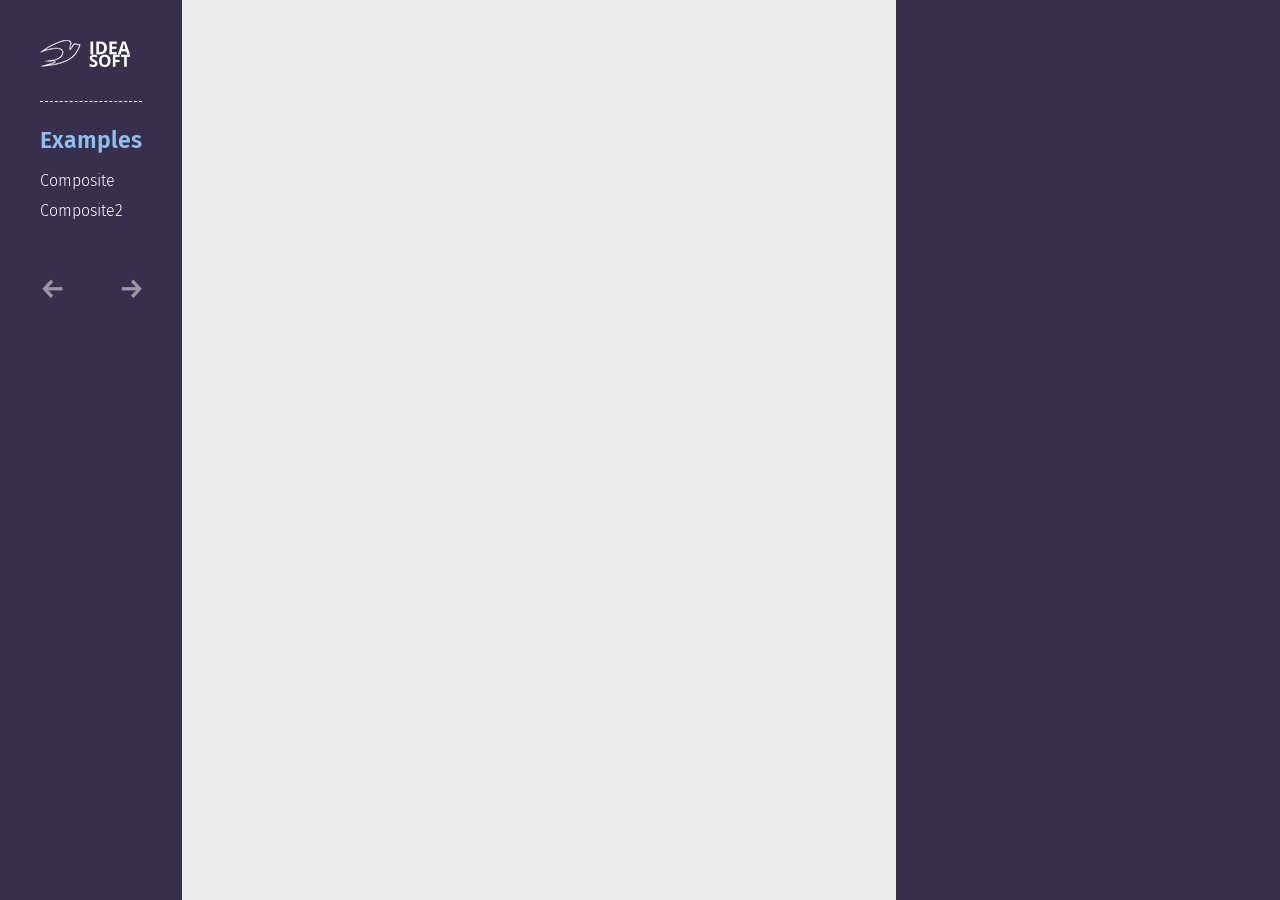
<file: index.html>
<!DOCTYPE html>
<html lang="en" data-is-home="true" data-is-mobile="false" data-supports-vr="false" data-supports-touch="false" data-root-url="/" data-title="{title} | A-Frame" data-is-spa="false" data-ga-id="UA-24056643-4" data-aframe-version="0.2.0" data-docs-version="index.html">
  <head>
    <title>A-Frame – Building Blocks for the VR Web</title>
    

<script>
var host = window.location.protocol + '//' + window.location.hostname;
if (host === 'http://aframe.io' || host === 'http://aframevr.github.io') {
  window.location.href = 'https:' + window.location.href.substring(6);
}
</script>


    <meta charset="utf-8">
    <meta name="robots" content="all">
    <meta name="description" content="A-Frame – Building Blocks for the VR Web">
    <meta name="viewport" content="width=device-width, initial-scale=1, maximum-scale=1">

    <link rel="canonical" href="https://aframe.io">
    <meta property="fb:app_id" content="1535794316743373">
    <meta property="og:title" content="A-Frame">
    <meta property="og:site_name" content="A-Frame">
    <meta property="og:type" content="website">
    <meta property="og:url" content="https://aframe.io">
    <meta property="og:description" content="Building Blocks for the VR Web">
    <meta property="og:image" content="http://aframe.io/images/card.png">
    <meta property="og:image:secure_url" content="https://aframe.io/images/card.png">

    <meta name="twitter:card" content="summary">
    <meta name="twitter:site" content="@aframevr">
    <meta name="twitter:creator" content="@aframevr">
    <meta name="twitter:title" content="A-Frame">
    <meta name="twitter:description" content="Building Blocks for the VR Web">
    <meta name="twitter:image" content="https://aframe.io/images/card.png">

    <meta name="mobile-web-app-capable" content="yes">
    <meta name="theme-color" content="black">
    <link rel="icon" sizes="192x192" href="https://aframe.io/images/aframe-logo-192.png">

    <meta name="apple-mobile-web-app-capable" content="yes">
    <meta name="apple-mobile-web-app-status-bar-style" content="black">
    <link rel="apple-touch-icon" href="https://aframe.io/images/aframe-logo-152.png">

    <link rel="alternate" type="application/rss+xml" title="Feed" href="https://aframe.io/feed.xml">

    <script src="/js/compat.js"></script>

    
      <link rel="stylesheet" href="/css/index.css">
      
    

    
<script>
  (function(i,s,o,g,r,a,m){i['GoogleAnalyticsObject']=r;i[r]=i[r]||function(){
  (i[r].q=i[r].q||[]).push(arguments)},i[r].l=1*new Date();a=s.createElement(o),
  m=s.getElementsByTagName(o)[0];a.async=1;a.src=g;m.parentNode.insertBefore(a,m)
  })(window,document,'script','//www.google-analytics.com/analytics.js','ga');

  ga('create', 'UA-24056643-4', 'auto');
  ga('send', 'pageview');
</script>


  </head>
  <body data-page-layout="index" data-page-type="examples">
    
    <main id="main" class="main">
      

<!<aside class="sidebar">
  <div class="sidebar__wrap">
    <div class="sidebar__wrap__inner">

      <header id="header" class="header">
        <a id="logo" class="logo borderless-links" href="/">
          <span class="logo__wordmark">Idea Soft</span>
        </a>
      </header>

      <a href="/docs/" class="mobile-get-started nav-link get-started">
        Get Started
      </a>

      <div class="list examples-list">
        <h2 class="page-title">Examples</h2>

        <ul id="examplesSubnav" class="subnav examples-subnav borderless-links">
          
            
            
            
            

           <!-- <li data-supports-android="true" data-supports-ios="true" data-url="examples/showcase/helloworld/" data-scene-url="https://aframe.io/aframe/examples/boilerplate-helloworld/" data-slug="helloworld" data-idx="0" class="example-item subnav-item"><a data-spa-link href="/examples/showcase/helloworld/" class="subnav-link"><span class="sidebar__link__text">Hello World</span></a></li>
          
            
            
            
            

            <li data-supports-android="true" data-supports-ios="true" data-url="examples/showcase/anime-UI/" data-scene-url="https://aframe.io/aframe/examples/showcase-anime-UI/" data-slug="anime-UI" data-idx="1" class="example-item subnav-item"><a data-spa-link href="/examples/showcase/anime-UI/" class="subnav-link"><span class="sidebar__link__text">Anime UI</span></a></li>-->
          
            
            
            
            

            <li data-supports-android="true" data-supports-ios="true" data-url="examples/showcase/composite/" data-scene-url="https://aframe.io/aframe/examples/showcase-composite/" data-slug="composite" data-idx="2" class="example-item subnav-item"><a data-spa-link href="/examples/showcase/composite/" class="subnav-link"><span class="sidebar__link__text">Composite</span></a></li>
          
            
            
            
            

            <li data-supports-android="false" data-supports-ios="false" data-url="examples/showcase/videosphere/" data-scene-url="https://aframe.io/aframe/examples/boilerplate-360video/" data-slug="videosphere" data-idx="3" class="example-item subnav-item"><a data-spa-link href="/examples/showcase/videosphere/" class="subnav-link"><span class="sidebar__link__text">360 Video</span></a></li>
          
            
            
            
            

            <li data-supports-android="true" data-supports-ios="true" data-url="examples/showcase/curved-mockups/" data-scene-url="https://aframe.io/aframe/examples/showcase-curved-mockups/" data-slug="curved-mockups" data-idx="4" class="example-item subnav-item"><a data-spa-link href="/examples/showcase/curved-mockups/" class="subnav-link"><span class="sidebar__link__text">Curved Mockups</span></a></li>
          
            
            
            
            

            <li data-supports-android="true" data-supports-ios="true" data-url="examples/showcase/spheres-and-fog/" data-scene-url="https://aframe.io/aframe/examples/showcase-spheres-and-fog/" data-slug="spheres-and-fog" data-idx="5" class="example-item subnav-item"><a data-spa-link href="/examples/showcase/spheres-and-fog/" class="subnav-link"><span class="sidebar__link__text">Spheres &amp; Fog</span></a></li>
          
            
            
            
            

            <li data-supports-android="true" data-supports-ios="true" data-url="examples/showcase/shopping/" data-scene-url="https://aframe.io/aframe/examples/showcase-shopping/" data-slug="shopping" data-idx="6" class="example-item subnav-item"><a data-spa-link href="/examples/showcase/shopping/" class="subnav-link"><span class="sidebar__link__text">Shopping</span></a></li>
          
            
            
            
            

            <li data-supports-android="true" data-supports-ios="true" data-url="examples/showcase/warps/" data-scene-url="https://aframe.io/aframe/examples/animation-warps/" data-slug="warps" data-idx="7" class="example-item subnav-item"><a data-spa-link href="/examples/showcase/warps/" class="subnav-link"><span class="sidebar__link__text">Warp</span></a></li>
          
            
            
            
            

            <li data-supports-android="true" data-supports-ios="true" data-url="examples/showcase/generic-logo/" data-scene-url="https://aframe.io/aframe/examples/animation-generic-logo/" data-slug="generic-logo" data-idx="8" class="example-item subnav-item"><a data-spa-link href="/examples/showcase/generic-logo/" class="subnav-link"><span class="sidebar__link__text">Logo</span></a></li>
          
            
            
            
            

            <li data-supports-android="true" data-supports-ios="true" data-url="examples/showcase/unfold/" data-scene-url="https://aframe.io/aframe/examples/animation-unfold/" data-slug="unfold" data-idx="9" class="example-item subnav-item"><a data-spa-link href="/examples/showcase/unfold/" class="subnav-link"><span class="sidebar__link__text">Unfold</span></a></li>
          
            
            
            
            

            <li data-supports-android="true" data-supports-ios="true" data-url="examples/showcase/sky/" data-scene-url="https://aframe.io/aframe/examples/primitives-sky/" data-slug="sky" data-idx="10" class="example-item subnav-item"><a data-spa-link href="/examples/showcase/sky/" class="subnav-link"><span class="sidebar__link__text">Panorama</span></a></li>
          
        </ul>

        <nav class="example-nav c">
          <a id="examplePrev" class="example-nav-link example-nav-prev" href="">← <span>Previous</span></a>
          <a id="exampleNext" class="example-nav-link example-nav-next float-right" href=""><span>Next</span> →</a>
        </nav>
      </div>

    </div>
  </div>
</aside>


<div class="content content--index">
  <div class="aframe-animation">
    <iframe id="exampleIframe" class="example__iframe"
            width="100%"
            height="100%"
            src="https://aframe.io/aframe/examples/animation-aframe-logo/?ui=false"
            allowfullscreen="yes" scrolling="no"></iframe>
  </div>
  <!--<div class="copy__wrap">
    <ul class="menu">
      <li class="menu-item">
        <a href="/docs/0.2.0/guide/">Docs</a>
      </li>
      <li class="menu-item">
        <a href="/faq/">FAQ</a>
      </li>
      <li class="menu-item">
        <a href="/blog/">Blog</a>
      </li>
      <li class="menu-item">
        <a href="/community/">Community</a>
      </li>
      <li class="menu-item">
        <a href="https://github.com/aframevr/aframe/" rel="external">GitHub</a>
      </li>
    </ul>
    <h1 class="slogan">
      Building blocks for the<br>
      virtual reality web
    </h1>
    <div class="intro copy">
Use markup to create VR experiences that work across desktop, iOS, Android, and the Oculus Rift.
</div>-->

<!--
View the <a href="examples/" class="btn-index btn-examples">examples</a>.
Grab the <a href="https://github.com/aframevr/aframe-boilerplate/" class="btn-index btn-boilerplate">A-Frame Starter Kit</a>.
-->

    <!-- <a href="/docs/0.2.0/guide/getting-started.html"
        class="get-started nav-link">
       Get Started
     </a>
     <a class="credits borderless-link" href="http://mozvr.com/" rel="external"></a>
   </div>
 </div>-->

     </main>
     <script src="/js/common.js"></script>
     <script src="/js/ga.js"></script>
     <script src="/js/single-page.js"></script>

       <script src="/js/examples.js"></script>


       <script src="/js/docs.js"></script>

   </body>
 </html>
</file>
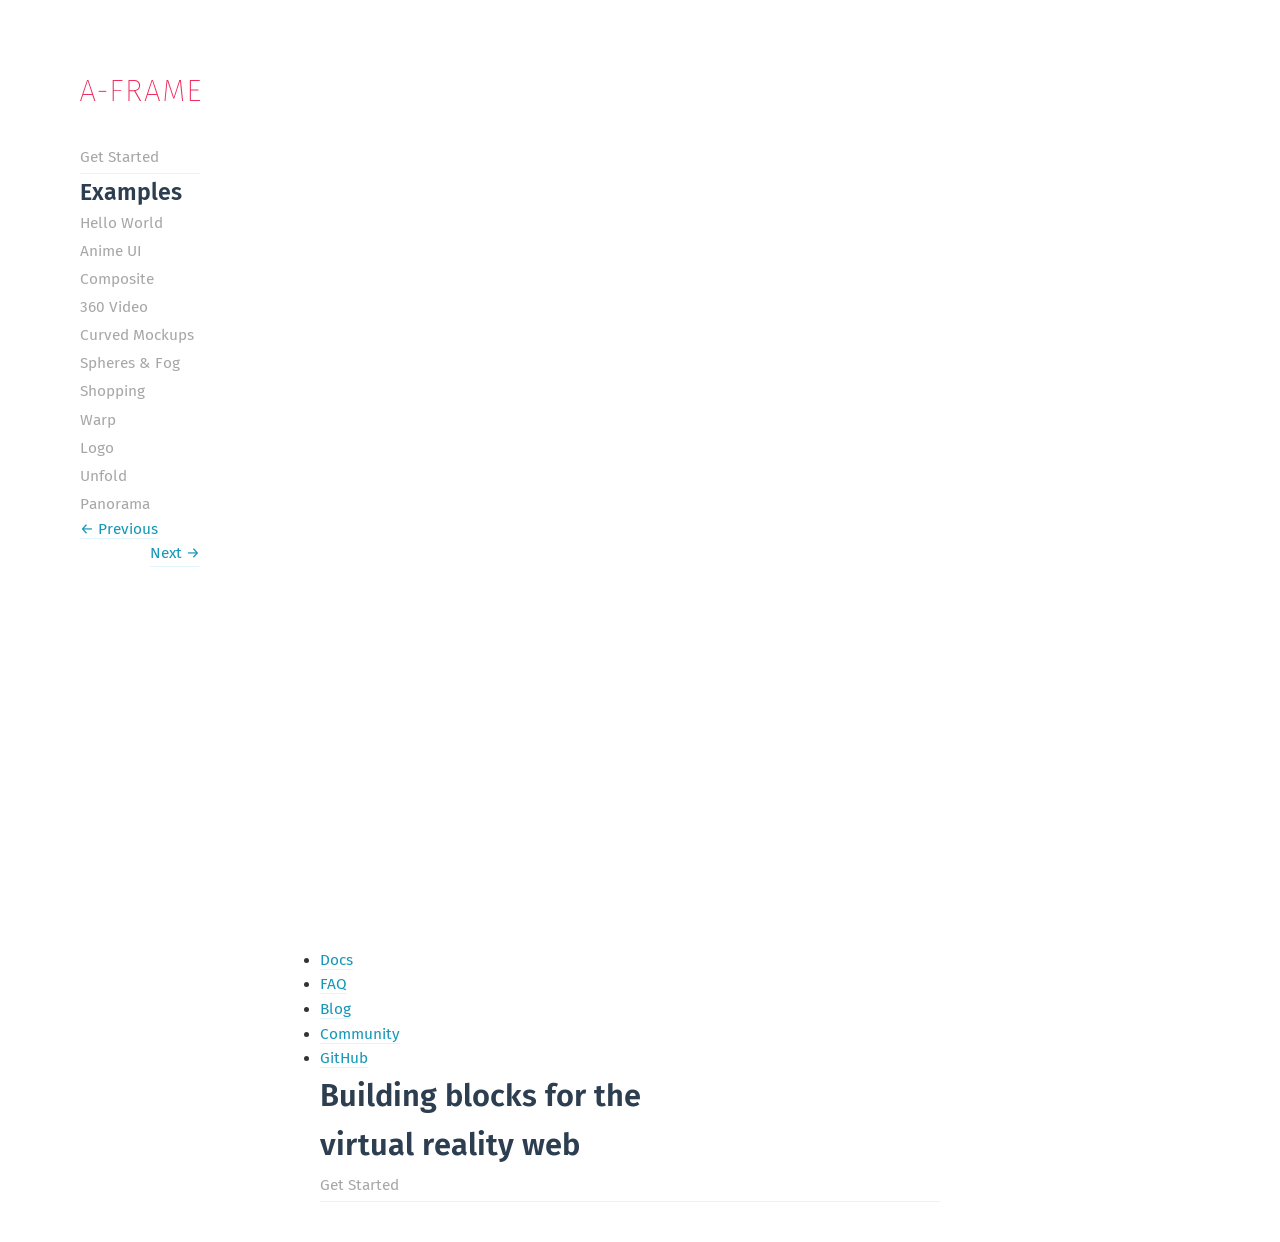
<file: archives/index.html>
<!DOCTYPE html>
<html lang="en" data-is-home="false" data-is-mobile="false" data-supports-vr="false" data-supports-touch="false" data-root-url="/" data-title="{title} | A-Frame" data-is-spa="false" data-ga-id="UA-24056643-4" data-aframe-version="0.2.0" data-docs-version="archives">
  <head>
    <title>A-Frame</title>
    

<script>
var host = window.location.protocol + '//' + window.location.hostname;
if (host === 'http://aframe.io' || host === 'http://aframevr.github.io') {
  window.location.href = 'https:' + window.location.href.substring(6);
}
</script>


    <meta charset="utf-8">
    <meta name="robots" content="all">
    <meta name="description" content="A-Frame – Building Blocks for the VR Web">
    <meta name="viewport" content="width=device-width, initial-scale=1, maximum-scale=1">

    <link rel="canonical" href="https://aframe.io">
    <meta property="fb:app_id" content="1535794316743373">
    <meta property="og:title" content="A-Frame">
    <meta property="og:site_name" content="A-Frame">
    <meta property="og:type" content="website">
    <meta property="og:url" content="https://aframe.io">
    <meta property="og:description" content="Building Blocks for the VR Web">
    <meta property="og:image" content="http://aframe.io/images/card.png">
    <meta property="og:image:secure_url" content="https://aframe.io/images/card.png">

    <meta name="twitter:card" content="summary">
    <meta name="twitter:site" content="@aframevr">
    <meta name="twitter:creator" content="@aframevr">
    <meta name="twitter:title" content="A-Frame">
    <meta name="twitter:description" content="Building Blocks for the VR Web">
    <meta name="twitter:image" content="https://aframe.io/images/card.png">

    <meta name="mobile-web-app-capable" content="yes">
    <meta name="theme-color" content="black">
    <link rel="icon" sizes="192x192" href="https://aframe.io/images/aframe-logo-192.png">

    <meta name="apple-mobile-web-app-capable" content="yes">
    <meta name="apple-mobile-web-app-status-bar-style" content="black">
    <link rel="apple-touch-icon" href="https://aframe.io/images/aframe-logo-152.png">

    <link rel="alternate" type="application/rss+xml" title="Feed" href="https://aframe.io/feed.xml">

    <script src="/js/compat.js"></script>

    
      <link rel="stylesheet" href="/css/secondary.css">
    

    
<script>
  (function(i,s,o,g,r,a,m){i['GoogleAnalyticsObject']=r;i[r]=i[r]||function(){
  (i[r].q=i[r].q||[]).push(arguments)},i[r].l=1*new Date();a=s.createElement(o),
  m=s.getElementsByTagName(o)[0];a.async=1;a.src=g;m.parentNode.insertBefore(a,m)
  })(window,document,'script','//www.google-analytics.com/analytics.js','ga');

  ga('create', 'UA-24056643-4', 'auto');
  ga('send', 'pageview');
</script>


  </head>
  <body data-page-layout="" data-page-type="">
    
      <aside class="sidebar sidebar-mobile borderless-links c">
  <header id="header" class="header">
    <a href="#secondary-nav" class="mobile-nav-btn">Menu</a>
    <a id="logo" class="logo" href="/">
      <span class="logo__wordmark">A-Frame</span>
    </a>
  </header>
</aside>

    
    <main id="main" class="main">
      

<aside class="sidebar">
  <div class="sidebar__wrap">
    <div class="sidebar__wrap__inner">

      <header id="header" class="header">
        <a id="logo" class="logo borderless-links" href="/">
          <span class="logo__wordmark">A-Frame</span>
        </a>
      </header>

      <a href="/docs/" class="mobile-get-started nav-link get-started">
        Get Started
      </a>

      <div class="list examples-list">
        <h2 class="page-title">Examples</h2>

        <ul id="examplesSubnav" class="subnav examples-subnav borderless-links">
          
            
            
            
            

            <li data-supports-android="true" data-supports-ios="true" data-url="examples/showcase/helloworld/" data-scene-url="https://aframe.io/aframe/examples/boilerplate-helloworld/" data-slug="helloworld" data-idx="0" class="example-item subnav-item"><a data-spa-link href="/examples/showcase/helloworld/" class="subnav-link"><span class="sidebar__link__text">Hello World</span></a></li>
          
            
            
            
            

            <li data-supports-android="true" data-supports-ios="true" data-url="examples/showcase/anime-UI/" data-scene-url="https://aframe.io/aframe/examples/showcase-anime-UI/" data-slug="anime-UI" data-idx="1" class="example-item subnav-item"><a data-spa-link href="/examples/showcase/anime-UI/" class="subnav-link"><span class="sidebar__link__text">Anime UI</span></a></li>
          
            
            
            
            

            <li data-supports-android="true" data-supports-ios="true" data-url="examples/showcase/composite/" data-scene-url="https://aframe.io/aframe/examples/showcase-composite/" data-slug="composite" data-idx="2" class="example-item subnav-item"><a data-spa-link href="/examples/showcase/composite/" class="subnav-link"><span class="sidebar__link__text">Composite</span></a></li>
          
            
            
            
            

            <li data-supports-android="false" data-supports-ios="false" data-url="examples/showcase/videosphere/" data-scene-url="https://aframe.io/aframe/examples/boilerplate-360video/" data-slug="videosphere" data-idx="3" class="example-item subnav-item"><a data-spa-link href="/examples/showcase/videosphere/" class="subnav-link"><span class="sidebar__link__text">360 Video</span></a></li>
          
            
            
            
            

            <li data-supports-android="true" data-supports-ios="true" data-url="examples/showcase/curved-mockups/" data-scene-url="https://aframe.io/aframe/examples/showcase-curved-mockups/" data-slug="curved-mockups" data-idx="4" class="example-item subnav-item"><a data-spa-link href="/examples/showcase/curved-mockups/" class="subnav-link"><span class="sidebar__link__text">Curved Mockups</span></a></li>
          
            
            
            
            

            <li data-supports-android="true" data-supports-ios="true" data-url="examples/showcase/spheres-and-fog/" data-scene-url="https://aframe.io/aframe/examples/showcase-spheres-and-fog/" data-slug="spheres-and-fog" data-idx="5" class="example-item subnav-item"><a data-spa-link href="/examples/showcase/spheres-and-fog/" class="subnav-link"><span class="sidebar__link__text">Spheres &amp; Fog</span></a></li>
          
            
            
            
            

            <li data-supports-android="true" data-supports-ios="true" data-url="examples/showcase/shopping/" data-scene-url="https://aframe.io/aframe/examples/showcase-shopping/" data-slug="shopping" data-idx="6" class="example-item subnav-item"><a data-spa-link href="/examples/showcase/shopping/" class="subnav-link"><span class="sidebar__link__text">Shopping</span></a></li>
          
            
            
            
            

            <li data-supports-android="true" data-supports-ios="true" data-url="examples/showcase/warps/" data-scene-url="https://aframe.io/aframe/examples/animation-warps/" data-slug="warps" data-idx="7" class="example-item subnav-item"><a data-spa-link href="/examples/showcase/warps/" class="subnav-link"><span class="sidebar__link__text">Warp</span></a></li>
          
            
            
            
            

            <li data-supports-android="true" data-supports-ios="true" data-url="examples/showcase/generic-logo/" data-scene-url="https://aframe.io/aframe/examples/animation-generic-logo/" data-slug="generic-logo" data-idx="8" class="example-item subnav-item"><a data-spa-link href="/examples/showcase/generic-logo/" class="subnav-link"><span class="sidebar__link__text">Logo</span></a></li>
          
            
            
            
            

            <li data-supports-android="true" data-supports-ios="true" data-url="examples/showcase/unfold/" data-scene-url="https://aframe.io/aframe/examples/animation-unfold/" data-slug="unfold" data-idx="9" class="example-item subnav-item"><a data-spa-link href="/examples/showcase/unfold/" class="subnav-link"><span class="sidebar__link__text">Unfold</span></a></li>
          
            
            
            
            

            <li data-supports-android="true" data-supports-ios="true" data-url="examples/showcase/sky/" data-scene-url="https://aframe.io/aframe/examples/primitives-sky/" data-slug="sky" data-idx="10" class="example-item subnav-item"><a data-spa-link href="/examples/showcase/sky/" class="subnav-link"><span class="sidebar__link__text">Panorama</span></a></li>
          
        </ul>

        <nav class="example-nav c">
          <a id="examplePrev" class="example-nav-link example-nav-prev" href="">← <span>Previous</span></a>
          <a id="exampleNext" class="example-nav-link example-nav-next float-right" href=""><span>Next</span> →</a>
        </nav>
      </div>

    </div>
  </div>
</aside>


<div class="content content--index">
  <div class="aframe-animation">
    <iframe id="exampleIframe" class="example__iframe"
            width="100%"
            height="100%"
            src="https://aframe.io/aframe/examples/animation-aframe-logo/?ui=false"
            allowfullscreen="yes" scrolling="no"></iframe>
  </div>
  <div class="copy__wrap">
    <ul class="menu">
      <li class="menu-item">
        <a href="/docs/0.2.0/guide/">Docs</a>
      </li>
      <li class="menu-item">
        <a href="/faq/">FAQ</a>
      </li>
      <li class="menu-item">
        <a href="/blog/">Blog</a>
      </li>
      <li class="menu-item">
        <a href="/community/">Community</a>
      </li>
      <li class="menu-item">
        <a href="https://github.com/aframevr/aframe/" rel="external">GitHub</a>
      </li>
    </ul>
    <h1 class="slogan">
      Building blocks for the<br>
      virtual reality web
    </h1>
    
    <a href="/docs/0.2.0/guide/getting-started.html"
       class="get-started nav-link">
      Get Started
    </a>
    <a class="credits borderless-link" href="http://mozvr.com/" rel="external"></a>
  </div>
</div>

    </main>
    <script src="/js/common.js"></script>
    <script src="/js/ga.js"></script>
    <script src="/js/single-page.js"></script>
    
    
      <script src="/js/docs.js"></script>
    
  </body>
</html>
</file>
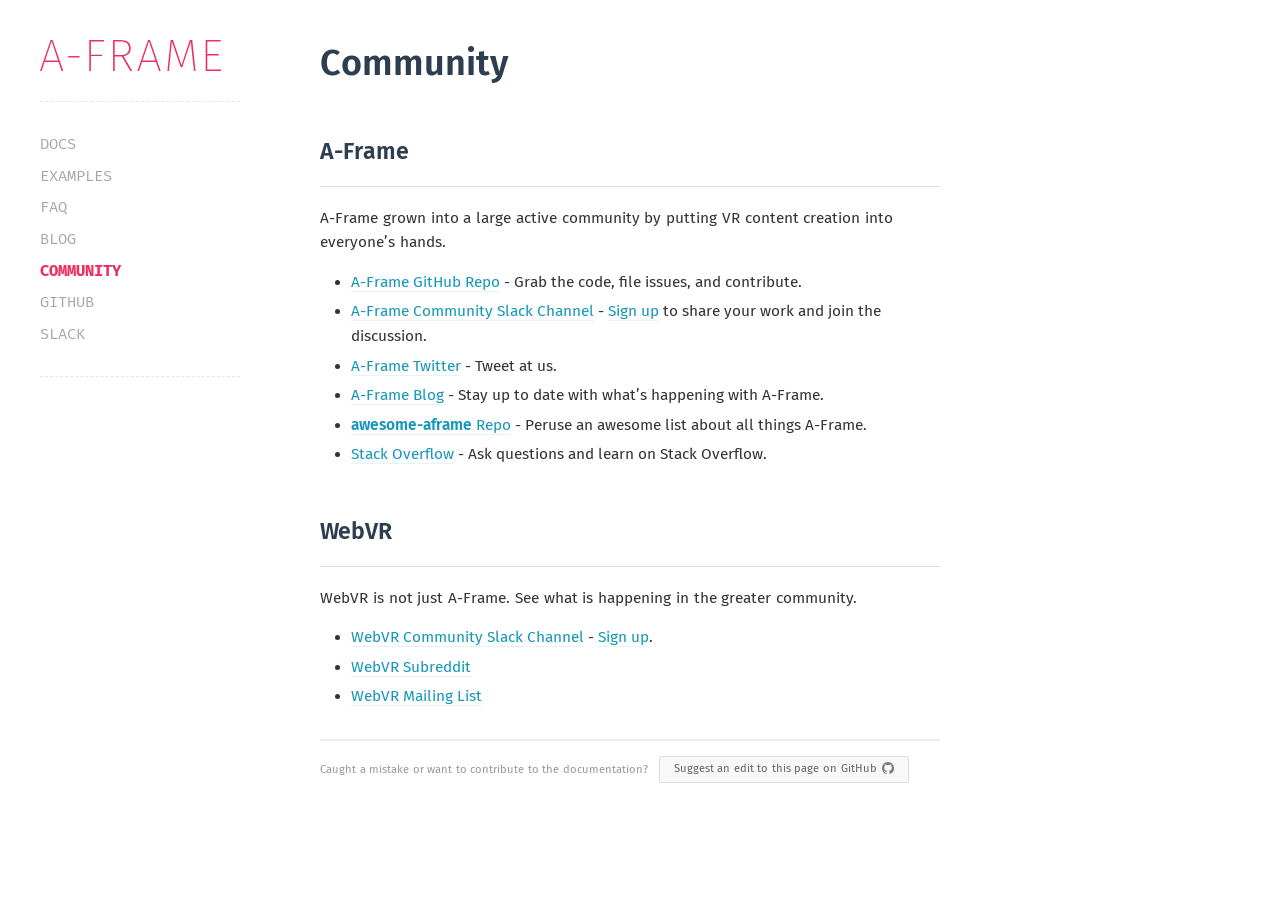
<file: community/index.html>
<!DOCTYPE html>
<html lang="en" data-is-home="false" data-is-mobile="false" data-supports-vr="false" data-supports-touch="false" data-root-url="/" data-title="{title} | A-Frame" data-is-spa="false" data-ga-id="UA-24056643-4" data-aframe-version="0.2.0" data-docs-version="community">
  <head>
    <title>Community – A-Frame</title>
    

<script>
var host = window.location.protocol + '//' + window.location.hostname;
if (host === 'http://aframe.io' || host === 'http://aframevr.github.io') {
  window.location.href = 'https:' + window.location.href.substring(6);
}
</script>


    <meta charset="utf-8">
    <meta name="robots" content="all">
    <meta name="description" content="A-Frame – Building Blocks for the VR Web">
    <meta name="viewport" content="width=device-width, initial-scale=1, maximum-scale=1">

    <link rel="canonical" href="https://aframe.io">
    <meta property="fb:app_id" content="1535794316743373">
    <meta property="og:title" content="A-Frame">
    <meta property="og:site_name" content="A-Frame">
    <meta property="og:type" content="website">
    <meta property="og:url" content="https://aframe.io">
    <meta property="og:description" content="Building Blocks for the VR Web">
    <meta property="og:image" content="http://aframe.io/images/card.png">
    <meta property="og:image:secure_url" content="https://aframe.io/images/card.png">

    <meta name="twitter:card" content="summary">
    <meta name="twitter:site" content="@aframevr">
    <meta name="twitter:creator" content="@aframevr">
    <meta name="twitter:title" content="A-Frame">
    <meta name="twitter:description" content="Building Blocks for the VR Web">
    <meta name="twitter:image" content="https://aframe.io/images/card.png">

    <meta name="mobile-web-app-capable" content="yes">
    <meta name="theme-color" content="black">
    <link rel="icon" sizes="192x192" href="https://aframe.io/images/aframe-logo-192.png">

    <meta name="apple-mobile-web-app-capable" content="yes">
    <meta name="apple-mobile-web-app-status-bar-style" content="black">
    <link rel="apple-touch-icon" href="https://aframe.io/images/aframe-logo-152.png">

    <link rel="alternate" type="application/rss+xml" title="Feed" href="https://aframe.io/feed.xml">

    <script src="/js/compat.js"></script>

    
      <link rel="stylesheet" href="/css/secondary.css">
    

    
<script>
  (function(i,s,o,g,r,a,m){i['GoogleAnalyticsObject']=r;i[r]=i[r]||function(){
  (i[r].q=i[r].q||[]).push(arguments)},i[r].l=1*new Date();a=s.createElement(o),
  m=s.getElementsByTagName(o)[0];a.async=1;a.src=g;m.parentNode.insertBefore(a,m)
  })(window,document,'script','//www.google-analytics.com/analytics.js','ga');

  ga('create', 'UA-24056643-4', 'auto');
  ga('send', 'pageview');
</script>


  </head>
  <body data-page-layout="page" data-page-type="community">
    
      <aside class="sidebar sidebar-mobile borderless-links c">
  <header id="header" class="header">
    <a href="#secondary-nav" class="mobile-nav-btn">Menu</a>
    <a id="logo" class="logo" href="/">
      <span class="logo__wordmark">A-Frame</span>
    </a>
  </header>
</aside>

    
    <main id="main" class="main">
      <aside class="sidebar borderless-links">
  

<div id="secondary-nav" class="secondary-nav">
  <header id="header" class="header">
    <a id="logo" class="logo" href="/">
      <span class="logo__wordmark">A-Frame</span>
    </a>
  </header>

  <ul id="nav" class="nav">
    
      <li  class="nav-item">
        <a href="/docs/0.2.0/guide/"
           class="nav-link nav-link-docs"
           
           >
          <span>Docs</span>
        </a>
      </li>
    
      <li  class="nav-item">
        <a href="/examples/"
           class="nav-link nav-link-docs"
           
           >
          <span>Examples</span>
        </a>
      </li>
    
      <li  class="nav-item">
        <a href="/faq/"
           class="nav-link nav-link-docs"
           
           >
          <span>FAQ</span>
        </a>
      </li>
    
      <li  class="nav-item">
        <a href="/blog/"
           class="nav-link nav-link-docs"
           
           >
          <span>Blog</span>
        </a>
      </li>
    
      <li  class="nav-item">
        <a href="/community/"
           class="nav-link nav-link-docs current"
           
           >
          <span>Community</span>
        </a>
      </li>
    
      <li  data-slug="github" class="nav-item">
        <a href="https://github.com/aframevr/aframe/"
           class="nav-link nav-link-docs"
            rel="external"
            title="A-Frame project repository on GitHub">
          <span>GitHub</span>
        </a>
      </li>
    
      <li  data-slug="slug" class="nav-item">
        <a href="https://aframevr-slack.herokuapp.com"
           class="nav-link nav-link-docs"
            rel="external"
            title="A-Frame Slack (sign up)">
          <span>Slack</span>
        </a>
      </li>
    
  </ul>
</div>


  <div class="list">
  </div>
</aside>

<div class="content content--structured content--community copy">
  <div class="copy__wrap">
    <h1 class="page__title">Community</h1>

    

    <h2 id="a-frame"><a href="#a-frame" class="headerlink" title="A-Frame"></a>A-Frame</h2><p>A-Frame grown into a large active community by putting VR content creation into everyone’s hands.</p>
<ul>
<li><a href="https://github.com/aframevr/aframe" target="_blank" rel="external">A-Frame GitHub Repo</a> - Grab the code, file issues, and contribute.</li>
<li><a href="https://aframevr-slack.herokuapp.com/" target="_blank" rel="external">A-Frame Community Slack Channel</a> - <a href="https://aframevr-slack.herokuapp.com/" target="_blank" rel="external">Sign up</a> to share your work and join the discussion.</li>
<li><a href="https://twitter.com/aframevr" target="_blank" rel="external">A-Frame Twitter</a> - Tweet at us.</li>
<li><a href="https://aframe.io/blog/">A-Frame Blog</a> - Stay up to date with what’s happening with A-Frame.</li>
<li><a href="https://github.com/aframevr/awesome-aframe" target="_blank" rel="external"><strong>awesome-aframe</strong> Repo</a> - Peruse an awesome list about all things A-Frame.</li>
<li><a href="https://stackoverflow.com/questions/tagged/aframe" target="_blank" rel="external">Stack Overflow</a> - Ask questions and learn on Stack Overflow.</li>
</ul>
<h2 id="webvr"><a href="#webvr" class="headerlink" title="WebVR"></a>WebVR</h2><p>WebVR is not just A-Frame. See what is happening in the greater community.</p>
<ul>
<li><a href="https://webvr-slack.herokuapp.com/" target="_blank" rel="external">WebVR Community Slack Channel</a> - <a href="https://webvr-slack.herokuapp.com/" target="_blank" rel="external">Sign up</a>.</li>
<li><a href="https://www.reddit.com/r/webvr" target="_blank" rel="external">WebVR Subreddit</a></li>
<li><a href="https://mail.mozilla.org/listinfo/web-vr-discuss" target="_blank" rel="external">WebVR Mailing List</a></li>
</ul>


    <footer class="footer footnote">
  <p>Caught a mistake or want to contribute to the documentation? <br><br> <a href="https://github.com/aframevr/aframe-site/edit/master/src/community/index.md" class="github-file-link" target="_blank" rel="external">Suggest an edit to this page on GitHub</a></p>
</footer>

  </div>
</div>

    </main>
    <script src="/js/common.js"></script>
    <script src="/js/ga.js"></script>
    <script src="/js/single-page.js"></script>
    
    
      <script src="/js/docs.js"></script>
    
  </body>
</html>
</file>
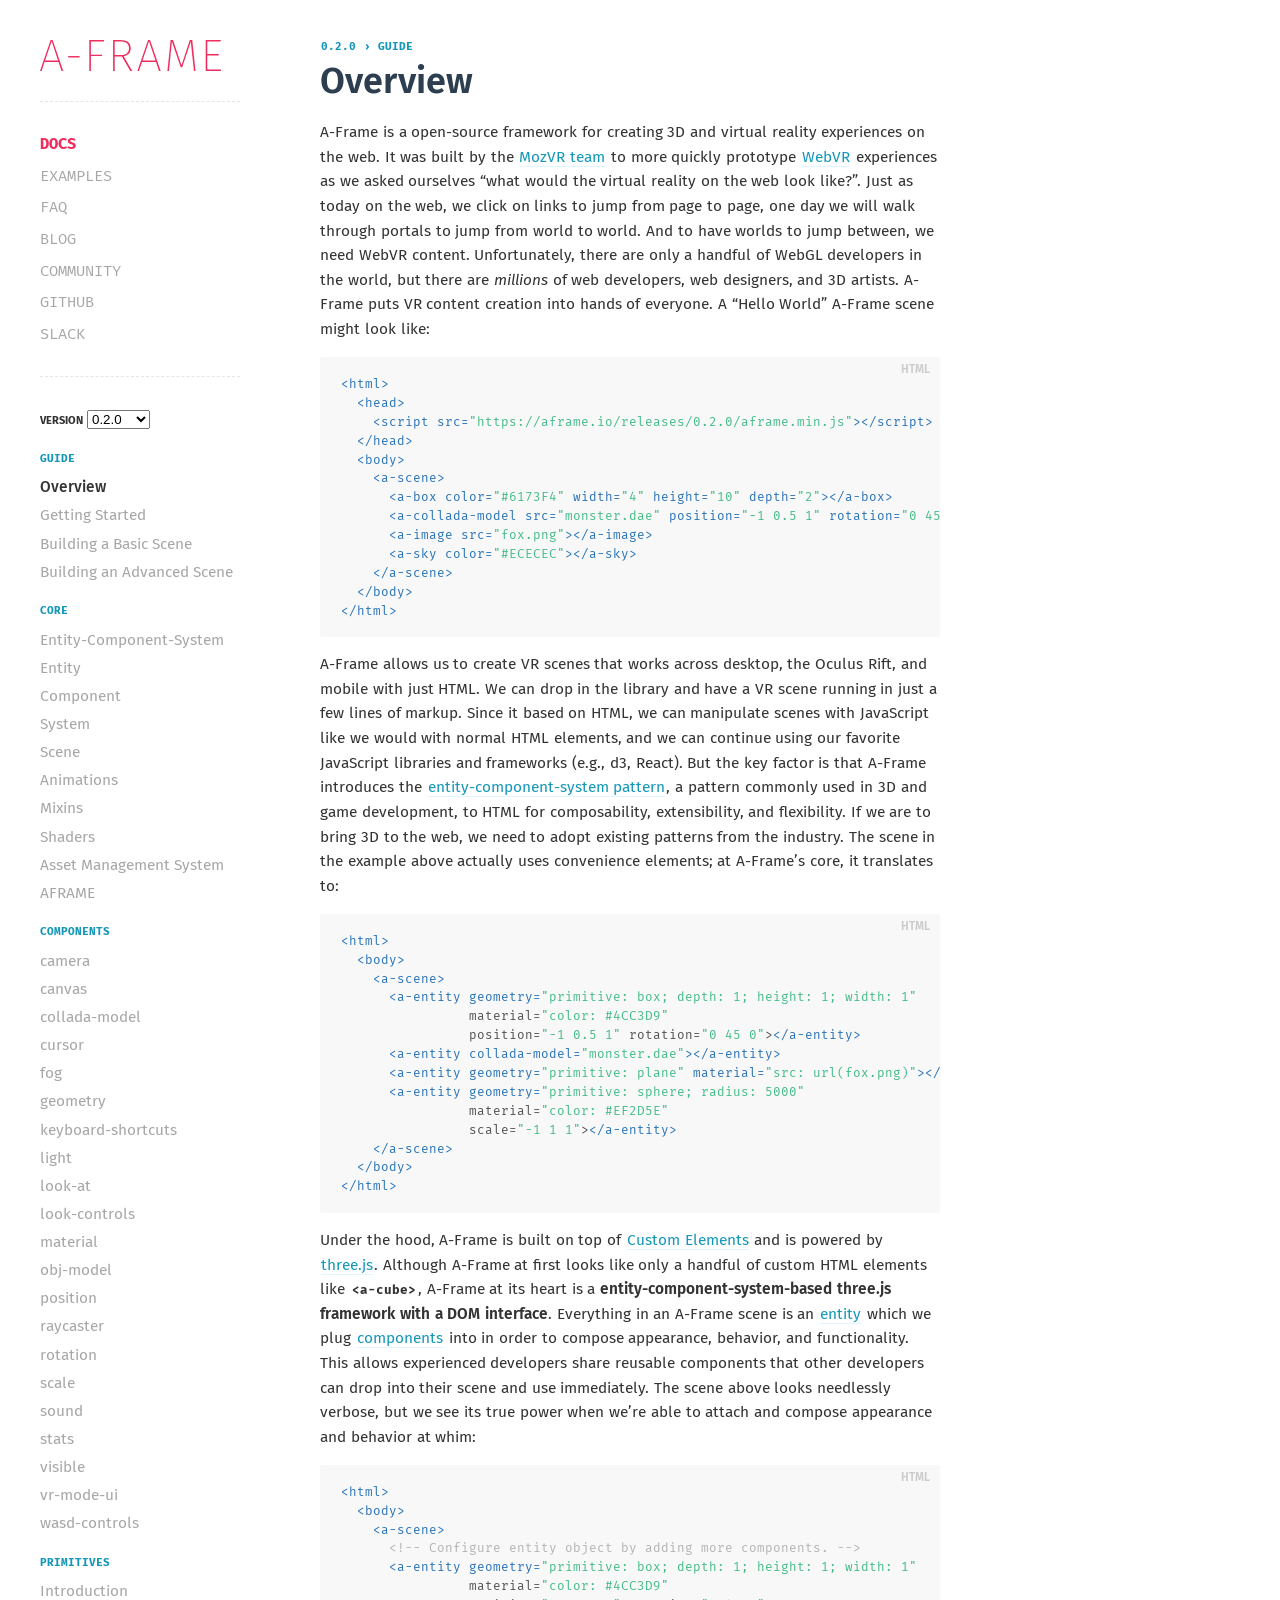
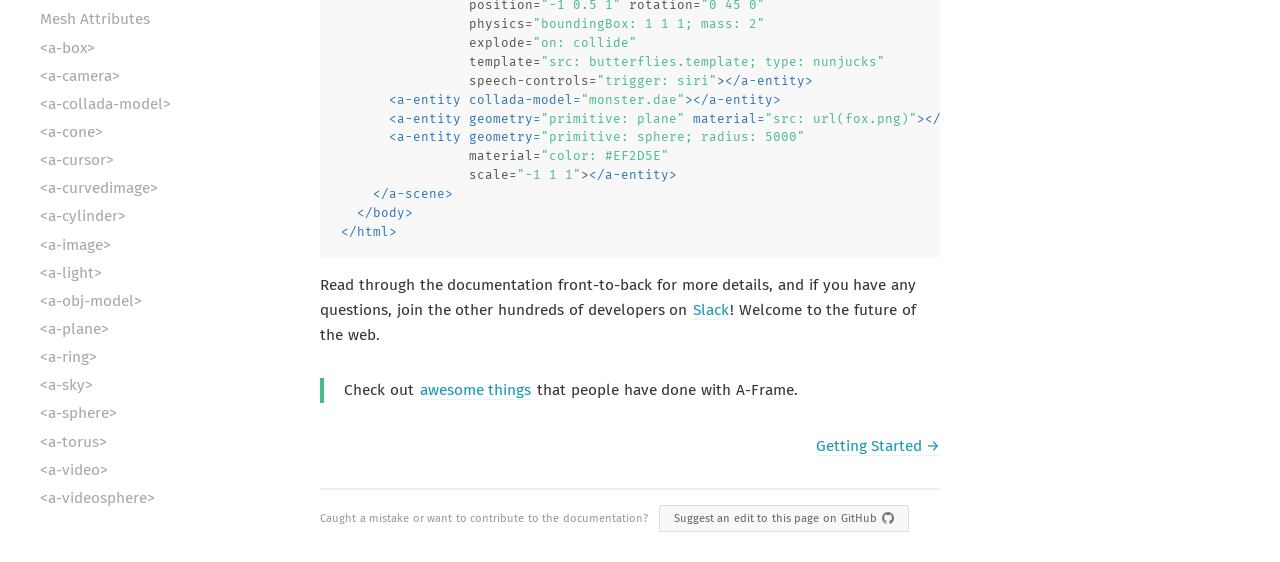
<file: docs/index.html>
<!DOCTYPE html><html><head><meta charset="utf-8"><title>Redirecting...</title><link rel="canonical" href="/docs/0.2.0/guide/"><meta http-equiv="refresh" content="0; url=/docs/0.2.0/guide/"></head></html>
</file>
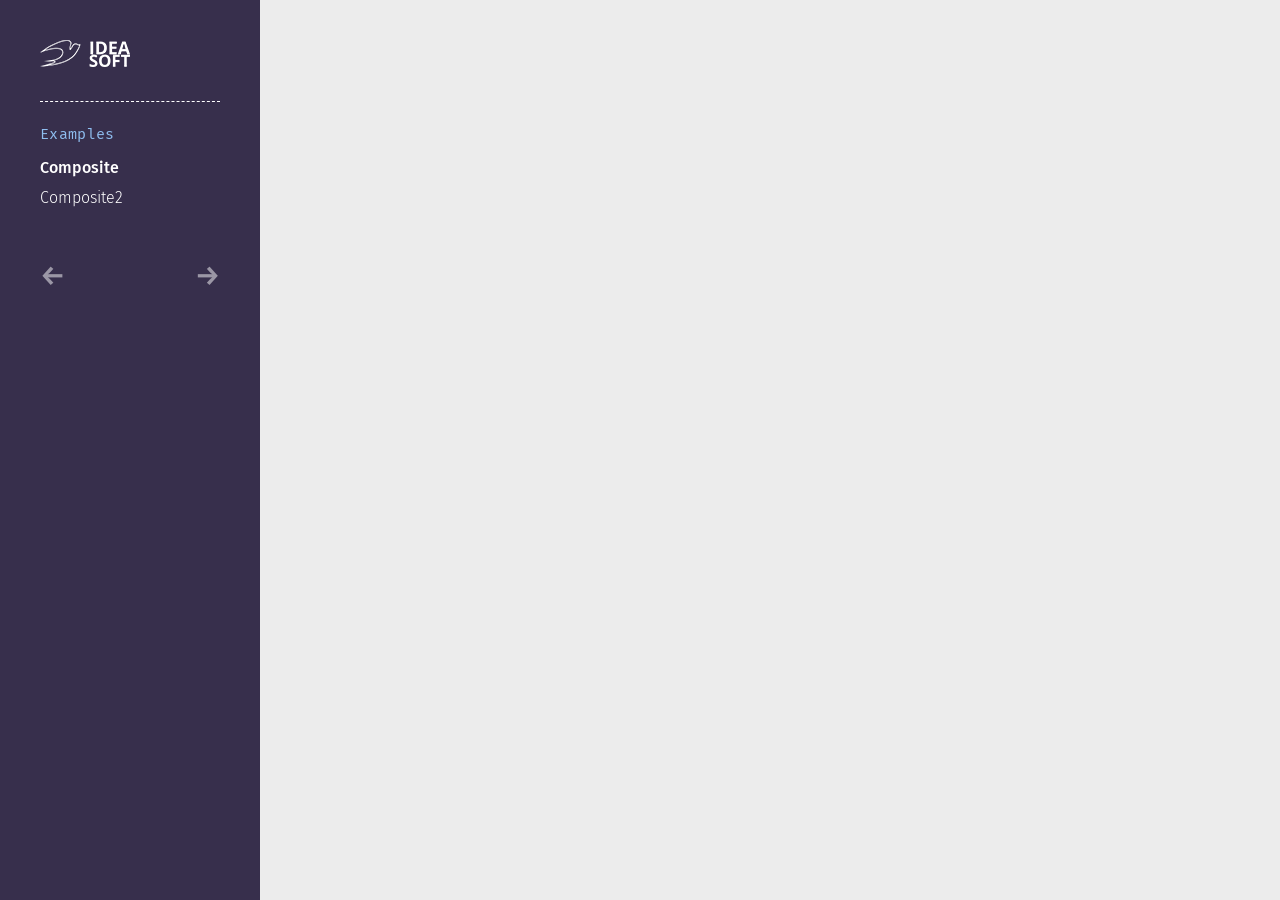
<file: examples/index.html>
<!DOCTYPE html>
<html lang="en" data-is-home="false" data-is-mobile="false" data-supports-vr="false" data-supports-touch="false" data-root-url="/" data-title="{title} | A-Frame" data-is-spa="false" data-ga-id="UA-24056643-4" data-aframe-version="0.2.0" data-docs-version="examples">
  <head>
    <title>Hello World – IdeaSoft</title>
    

<script>
var host = window.location.protocol + '//' + window.location.hostname;
if (host === 'http://aframe.io' || host === 'http://aframevr.github.io') {
  window.location.href = 'https:' + window.location.href.substring(6);
}
</script>


    <meta charset="utf-8">
    <meta name="robots" content="all">
    <meta name="description" content="A-Frame – Building Blocks for the VR Web">
    <meta name="viewport" content="width=device-width, initial-scale=1, maximum-scale=1">

    <link rel="canonical" href="https://aframe.io">
    <meta property="fb:app_id" content="1535794316743373">
    <meta property="og:title" content="A-Frame">
    <meta property="og:site_name" content="A-Frame">
    <meta property="og:type" content="website">
    <meta property="og:url" content="https://aframe.io">
    <meta property="og:description" content="Building Blocks for the VR Web">
    <meta property="og:image" content="http://aframe.io/images/card.png">
    <meta property="og:image:secure_url" content="https://aframe.io/images/card.png">

    <meta name="twitter:card" content="summary">
    <meta name="twitter:site" content="@aframevr">
    <meta name="twitter:creator" content="@aframevr">
    <meta name="twitter:title" content="A-Frame">
    <meta name="twitter:description" content="Building Blocks for the VR Web">
    <meta name="twitter:image" content="https://aframe.io/images/card.png">

    <meta name="mobile-web-app-capable" content="yes">
    <meta name="theme-color" content="black">
    <link rel="icon" sizes="192x192" href="https://aframe.io/images/aframe-logo-192.png">

    <meta name="apple-mobile-web-app-capable" content="yes">
    <meta name="apple-mobile-web-app-status-bar-style" content="black">
    <link rel="apple-touch-icon" href="https://aframe.io/images/aframe-logo-152.png">

    <link rel="alternate" type="application/rss+xml" title="Feed" href="https://aframe.io/feed.xml">

    <script src="/js/compat.js"></script>

    
      <link rel="stylesheet" href="/css/index.css">
      
        <link rel="stylesheet" href="/css/examples.css">
      
    

    
<script>
  (function(i,s,o,g,r,a,m){i['GoogleAnalyticsObject']=r;i[r]=i[r]||function(){
  (i[r].q=i[r].q||[]).push(arguments)},i[r].l=1*new Date();a=s.createElement(o),
  m=s.getElementsByTagName(o)[0];a.async=1;a.src=g;m.parentNode.insertBefore(a,m)
  })(window,document,'script','//www.google-analytics.com/analytics.js','ga');

  ga('create', 'UA-24056643-4', 'auto');
  ga('send', 'pageview');
</script>


  </head>
  <body data-page-layout="" data-page-type="examples">
    
    <main id="main" class="main">
      

<aside class="sidebar">
  <div class="sidebar__wrap">
    <div class="sidebar__wrap__inner">

      <header id="header" class="header">
        <a id="logo" class="logo borderless-links" href="/">
          <span class="logo__wordmark">Idea Soft</span>
        </a>
      </header>

      <!--<a href="/docs/" class="mobile-get-started nav-link get-started">
        Get Started
      </a>-->

      <div class="list examples-list">
        <h2 class="page-title">Examples</h2>

        <ul id="examplesSubnav" class="subnav examples-subnav borderless-links">
          
            
            
            
            

            <!--<li data-supports-android="true" data-supports-ios="true" data-url="examples/showcase/helloworld/" data-scene-url="https://aframe.io/aframe/examples/boilerplate-helloworld/" data-slug="helloworld" data-idx="0" class="example-item subnav-item current"><a data-spa-link href="/examples/showcase/helloworld/" class="subnav-link current"><span class="sidebar__link__text">Hello World</span></a></li>
          
            
            
            
            

            <li data-supports-android="true" data-supports-ios="true" data-url="examples/showcase/anime-UI/" data-scene-url="https://aframe.io/aframe/examples/showcase-anime-UI/" data-slug="anime-UI" data-idx="1" class="example-item subnav-item"><a data-spa-link href="/examples/showcase/anime-UI/" class="subnav-link"><span class="sidebar__link__text">Anime UI</span></a></li>-->
          
            
            
            
            

            <li data-supports-android="true" data-supports-ios="true" data-url="examples/showcase/composite/" data-scene-url="https://aframe.io/aframe/examples/showcase-composite/" data-slug="composite" data-idx="2" class="example-item subnav-item"><a data-spa-link href="/examples/showcase/composite/" class="subnav-link"><span class="sidebar__link__text">Composite</span></a></li>


            <li data-supports-android="true" data-supports-ios="true" data-url="examples/showcase/composite/" data-scene-url="https://aframe.io/aframe/examples/showcase-composite/" data-slug="composite" data-idx="2" class="example-item subnav-item"><a data-spa-link href="/examples/showcase/composite/" class="subnav-link"><span class="sidebar__link__text">Composite2</span></a></li>
            
            

            <li data-supports-android="true" data-supports-ios="true" data-url="examples/showcase/videosphere/" data-scene-url="https://aframe.io/aframe/examples/boilerplate-360video/" data-slug="videosphere" data-idx="3" class="example-item subnav-item"><a data-spa-link href="/examples/showcase/videosphere/" class="subnav-link"><span class="sidebar__link__text">360 Video</span></a></li>
          
            
            
            
            

            <!--<li data-supports-android="true" data-supports-ios="true" data-url="examples/showcase/curved-mockups/" data-scene-url="https://aframe.io/aframe/examples/showcase-curved-mockups/" data-slug="curved-mockups" data-idx="4" class="example-item subnav-item"><a data-spa-link href="/examples/showcase/curved-mockups/" class="subnav-link"><span class="sidebar__link__text">Curved Mockups</span></a></li>
          
            
            
            
            

            <li data-supports-android="true" data-supports-ios="true" data-url="examples/showcase/spheres-and-fog/" data-scene-url="https://aframe.io/aframe/examples/showcase-spheres-and-fog/" data-slug="spheres-and-fog" data-idx="5" class="example-item subnav-item"><a data-spa-link href="/examples/showcase/spheres-and-fog/" class="subnav-link"><span class="sidebar__link__text">Spheres &amp; Fog</span></a></li>
          
            
            
            
            

            <li data-supports-android="true" data-supports-ios="true" data-url="examples/showcase/shopping/" data-scene-url="https://aframe.io/aframe/examples/showcase-shopping/" data-slug="shopping" data-idx="6" class="example-item subnav-item"><a data-spa-link href="/examples/showcase/shopping/" class="subnav-link"><span class="sidebar__link__text">Shopping</span></a></li>
          
            
            
            
            

            <li data-supports-android="true" data-supports-ios="true" data-url="examples/showcase/warps/" data-scene-url="https://aframe.io/aframe/examples/animation-warps/" data-slug="warps" data-idx="7" class="example-item subnav-item"><a data-spa-link href="/examples/showcase/warps/" class="subnav-link"><span class="sidebar__link__text">Warp</span></a></li>
          
            
            
            
            

            <li data-supports-android="true" data-supports-ios="true" data-url="examples/showcase/generic-logo/" data-scene-url="https://aframe.io/aframe/examples/animation-generic-logo/" data-slug="generic-logo" data-idx="8" class="example-item subnav-item"><a data-spa-link href="/examples/showcase/generic-logo/" class="subnav-link"><span class="sidebar__link__text">Logo</span></a></li>
          
            
            
            
            

            <li data-supports-android="true" data-supports-ios="true" data-url="examples/showcase/unfold/" data-scene-url="https://aframe.io/aframe/examples/animation-unfold/" data-slug="unfold" data-idx="9" class="example-item subnav-item"><a data-spa-link href="/examples/showcase/unfold/" class="subnav-link"><span class="sidebar__link__text">Unfold</span></a></li>
          
            
            
            
            

            <li data-supports-android="true" data-supports-ios="true" data-url="examples/showcase/sky/" data-scene-url="https://aframe.io/aframe/examples/primitives-sky/" data-slug="sky" data-idx="10" class="example-item subnav-item"><a data-spa-link href="/examples/showcase/sky/" class="subnav-link"><span class="sidebar__link__text">Panorama</span></a></li>-->
          
        </ul>

        <nav class="example-nav c">
          <a id="examplePrev" class="example-nav-link example-nav-prev" href="">← <span>Previous</span></a>
          <a id="exampleNext" class="example-nav-link example-nav-next float-right" href=""><span>Next</span> →</a>
        </nav>
      </div>

    </div>
  </div>
</aside>


<div class="content content--examples">
  <div class="content--body">
    <iframe id="exampleIframe" class="example__iframe"
        width="100%"
        height="100%"
        allowfullscreen="yes" scrolling="no"></iframe>
  <!--<a href="#" class="btn example__viewsource" id="exampleViewsource" target="_blank">View Source</a>-->

  </div>
</div>

    </main>
    <script src="/js/common.js"></script>
    <script src="/js/ga.js"></script>
    <script src="/js/single-page.js"></script>
    
      <script src="/js/examples.js"></script>
    
    
      <script src="/js/docs.js"></script>
    
  </body>
</html>
</file>
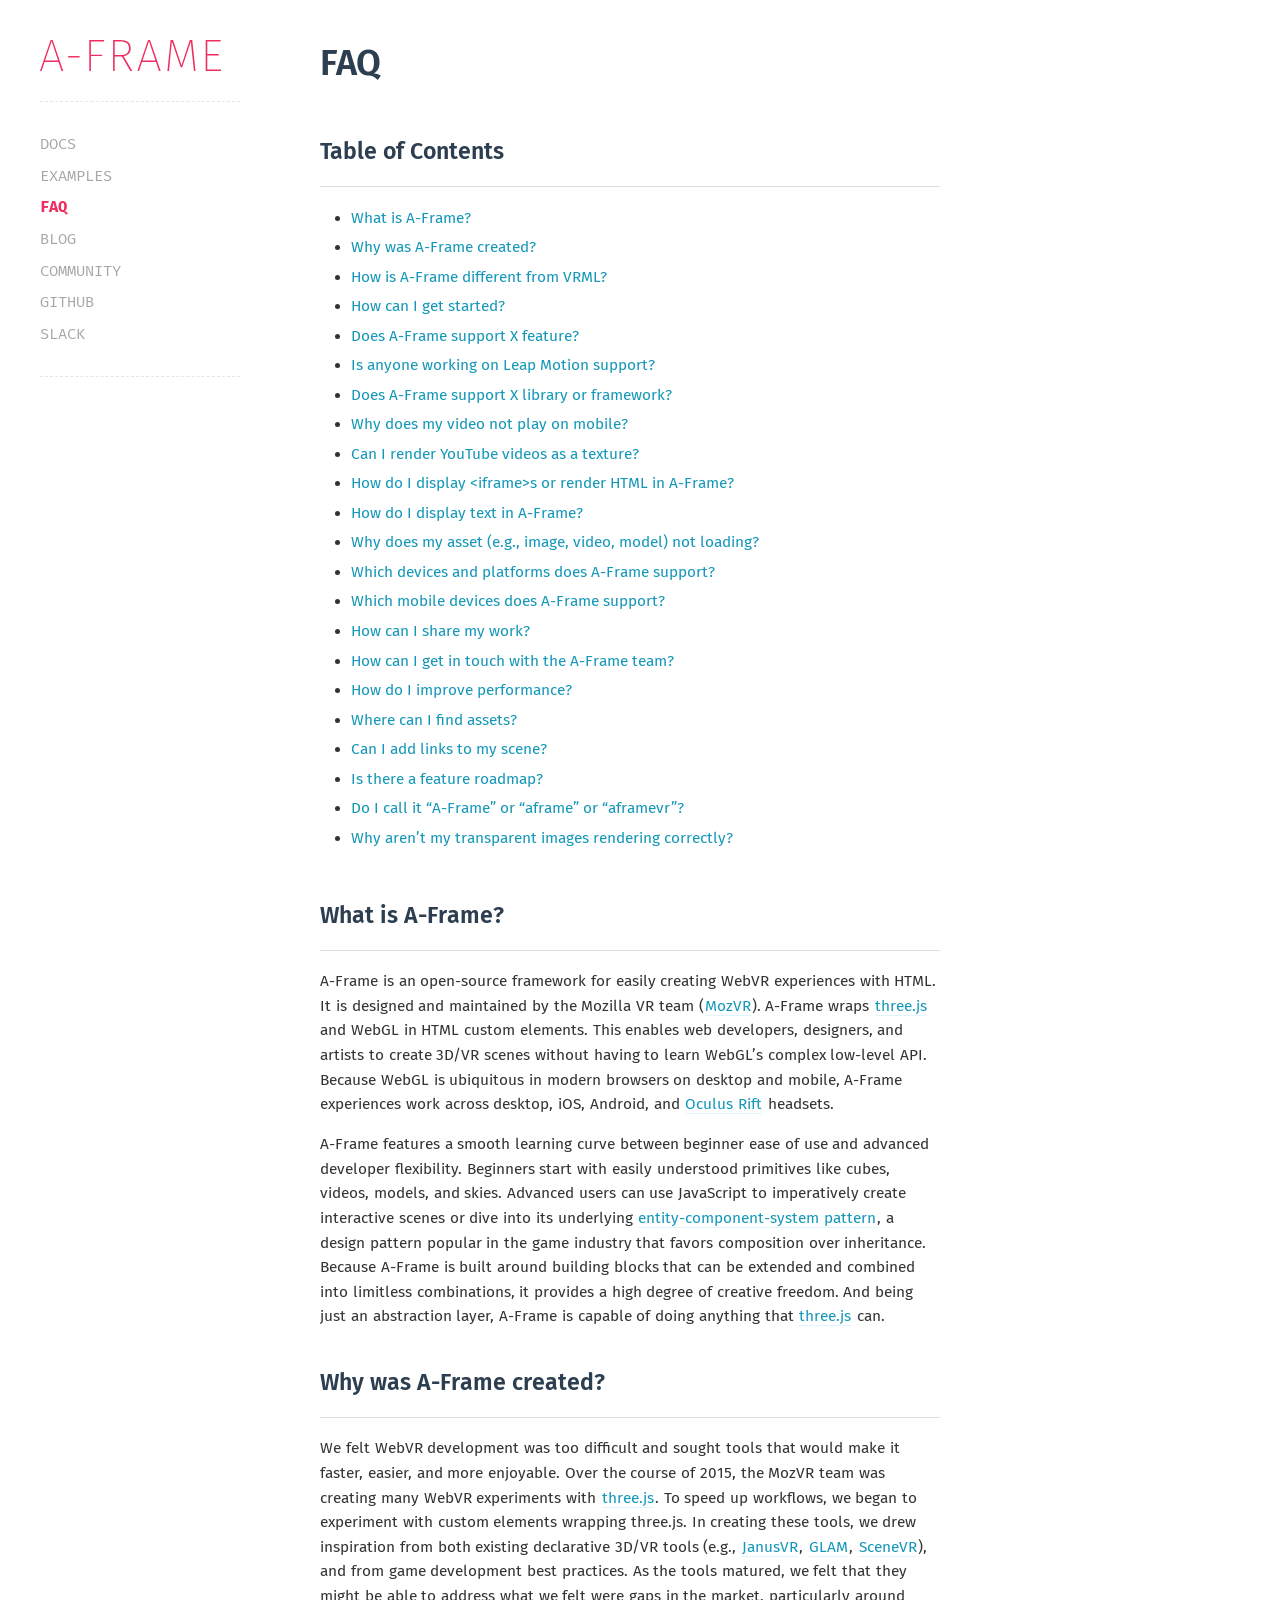
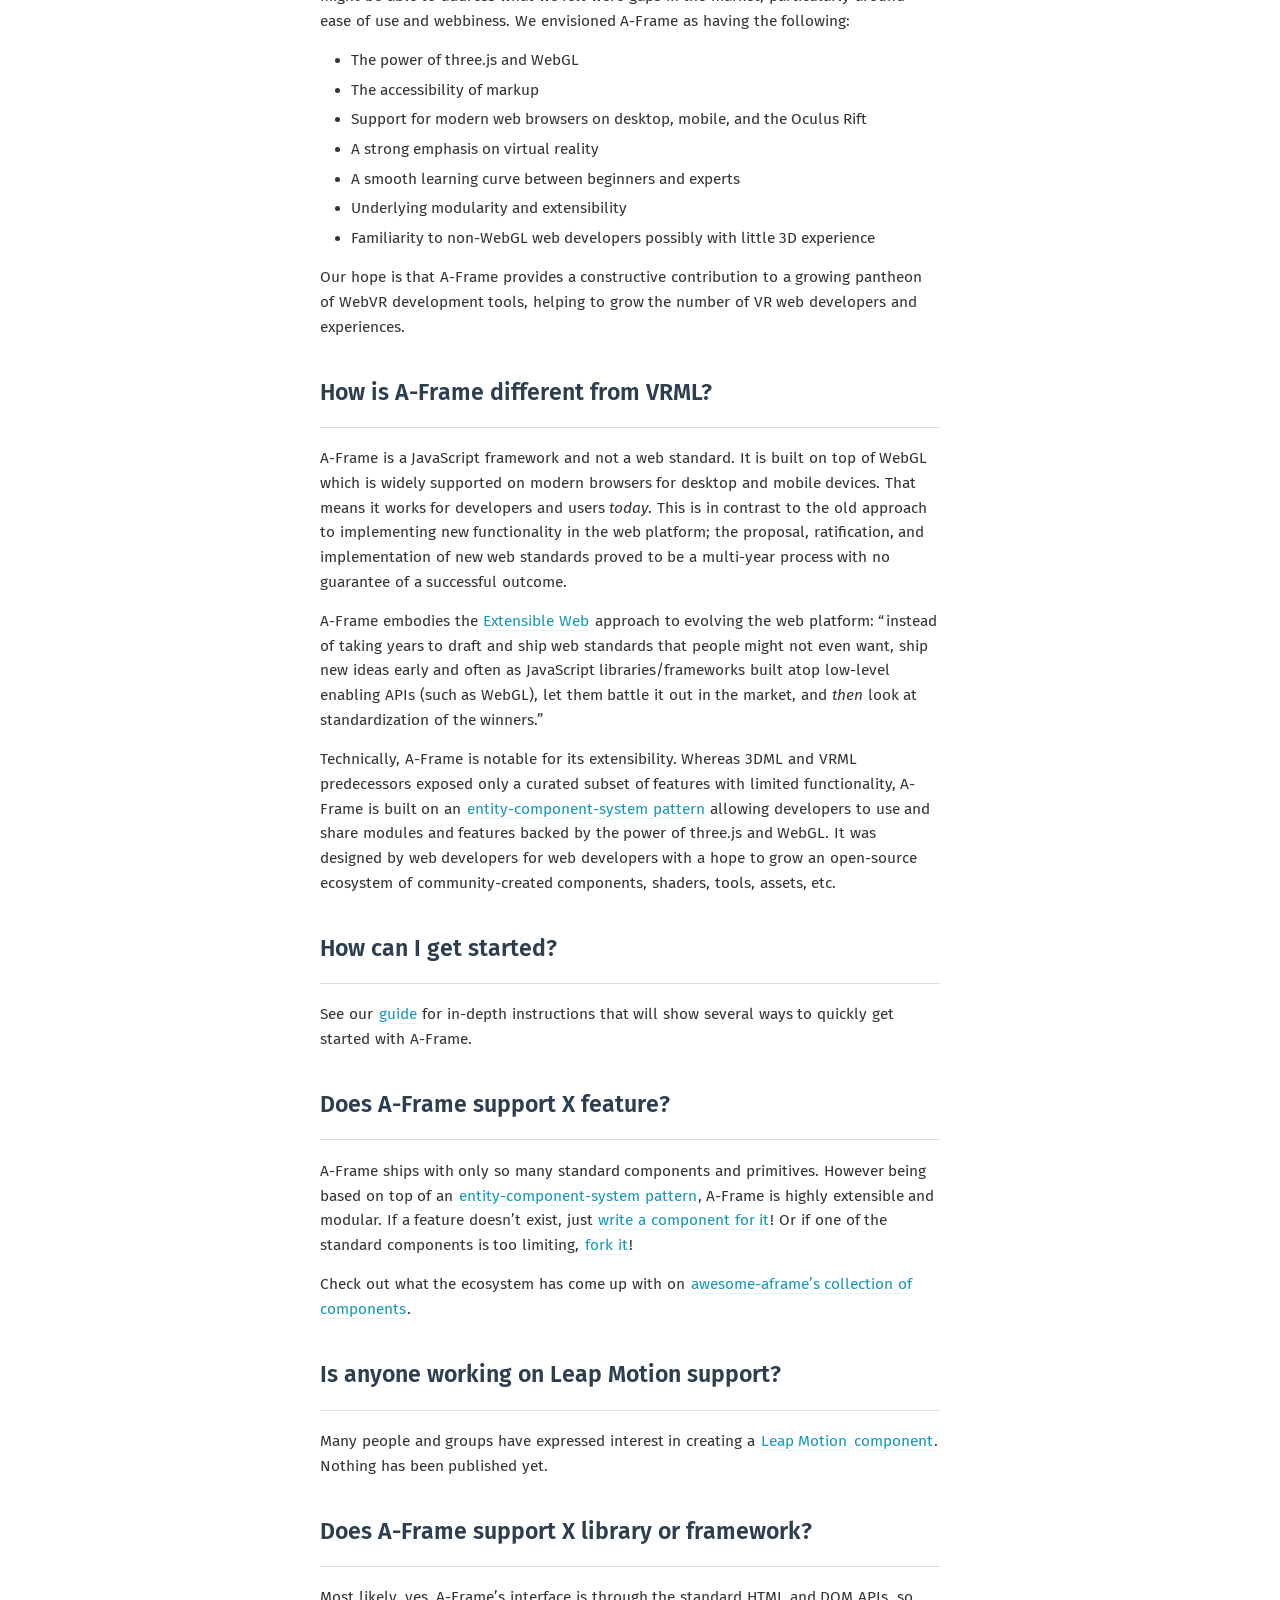
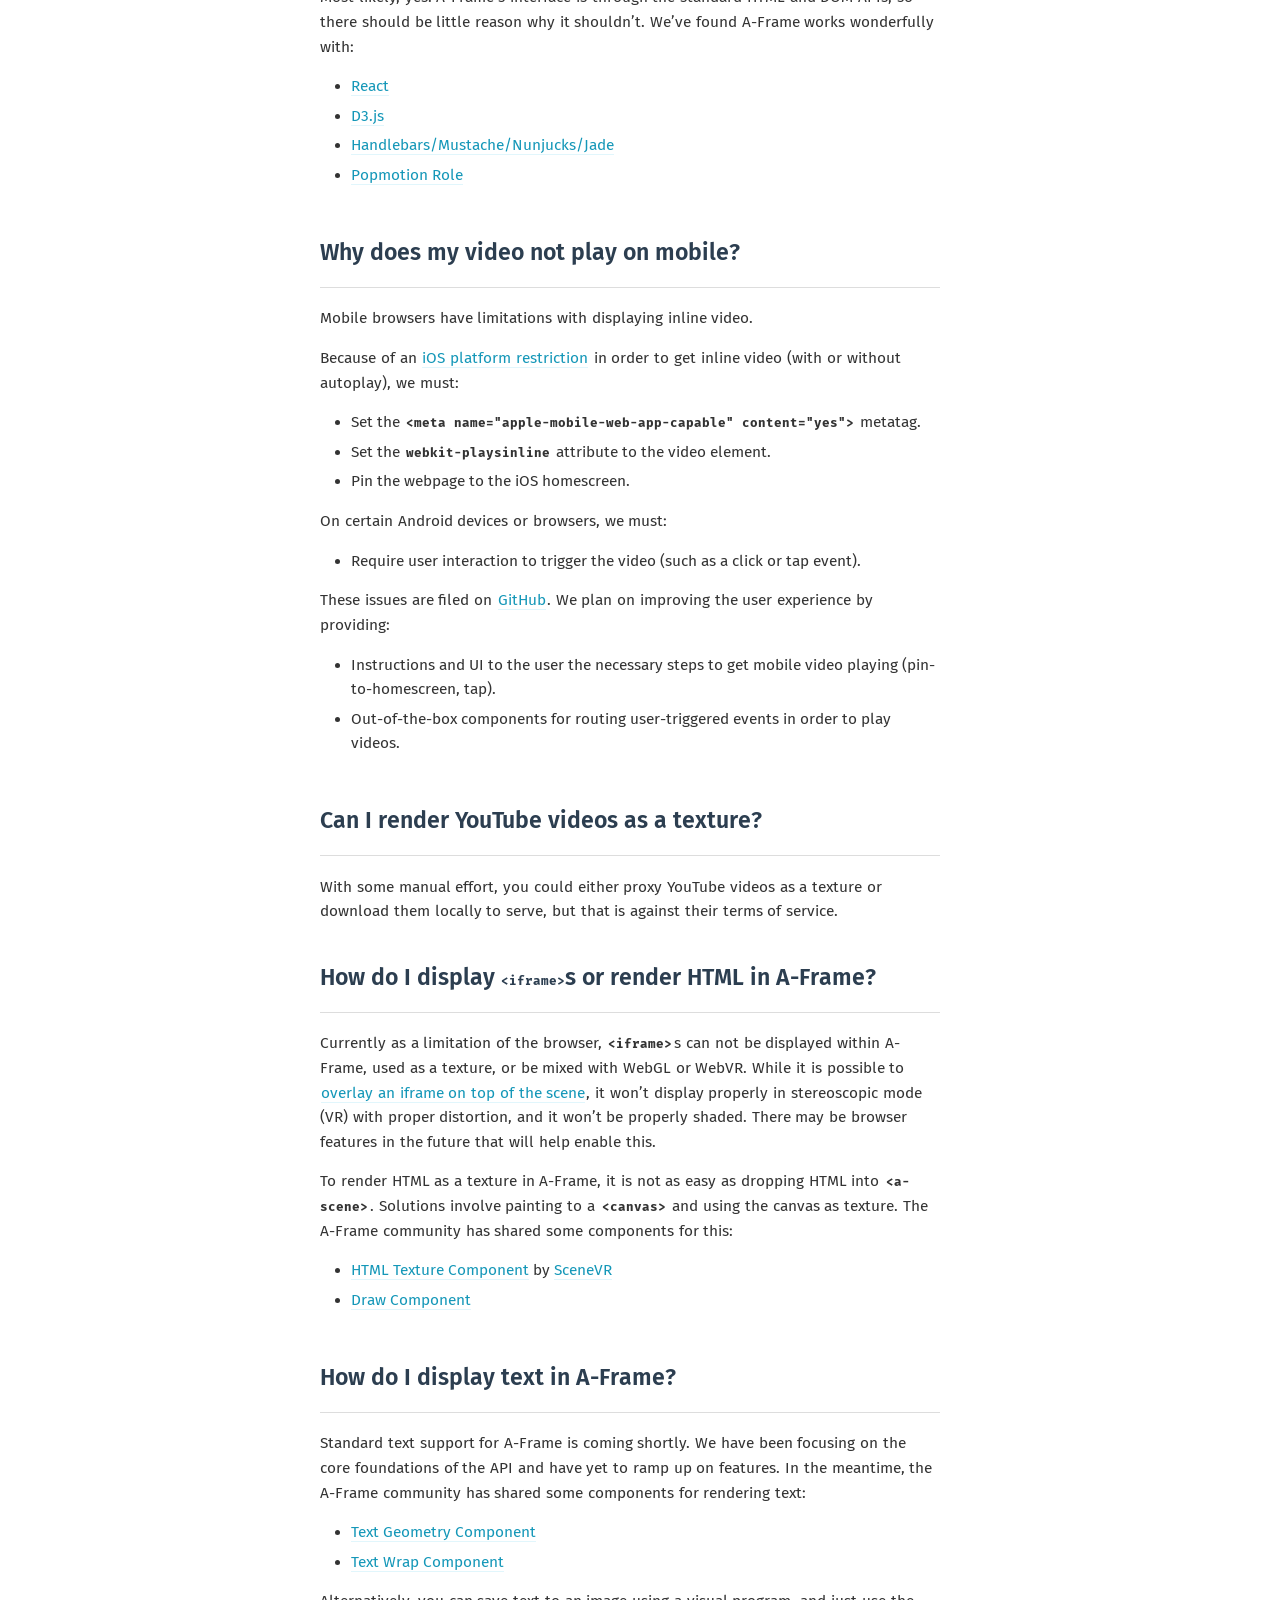
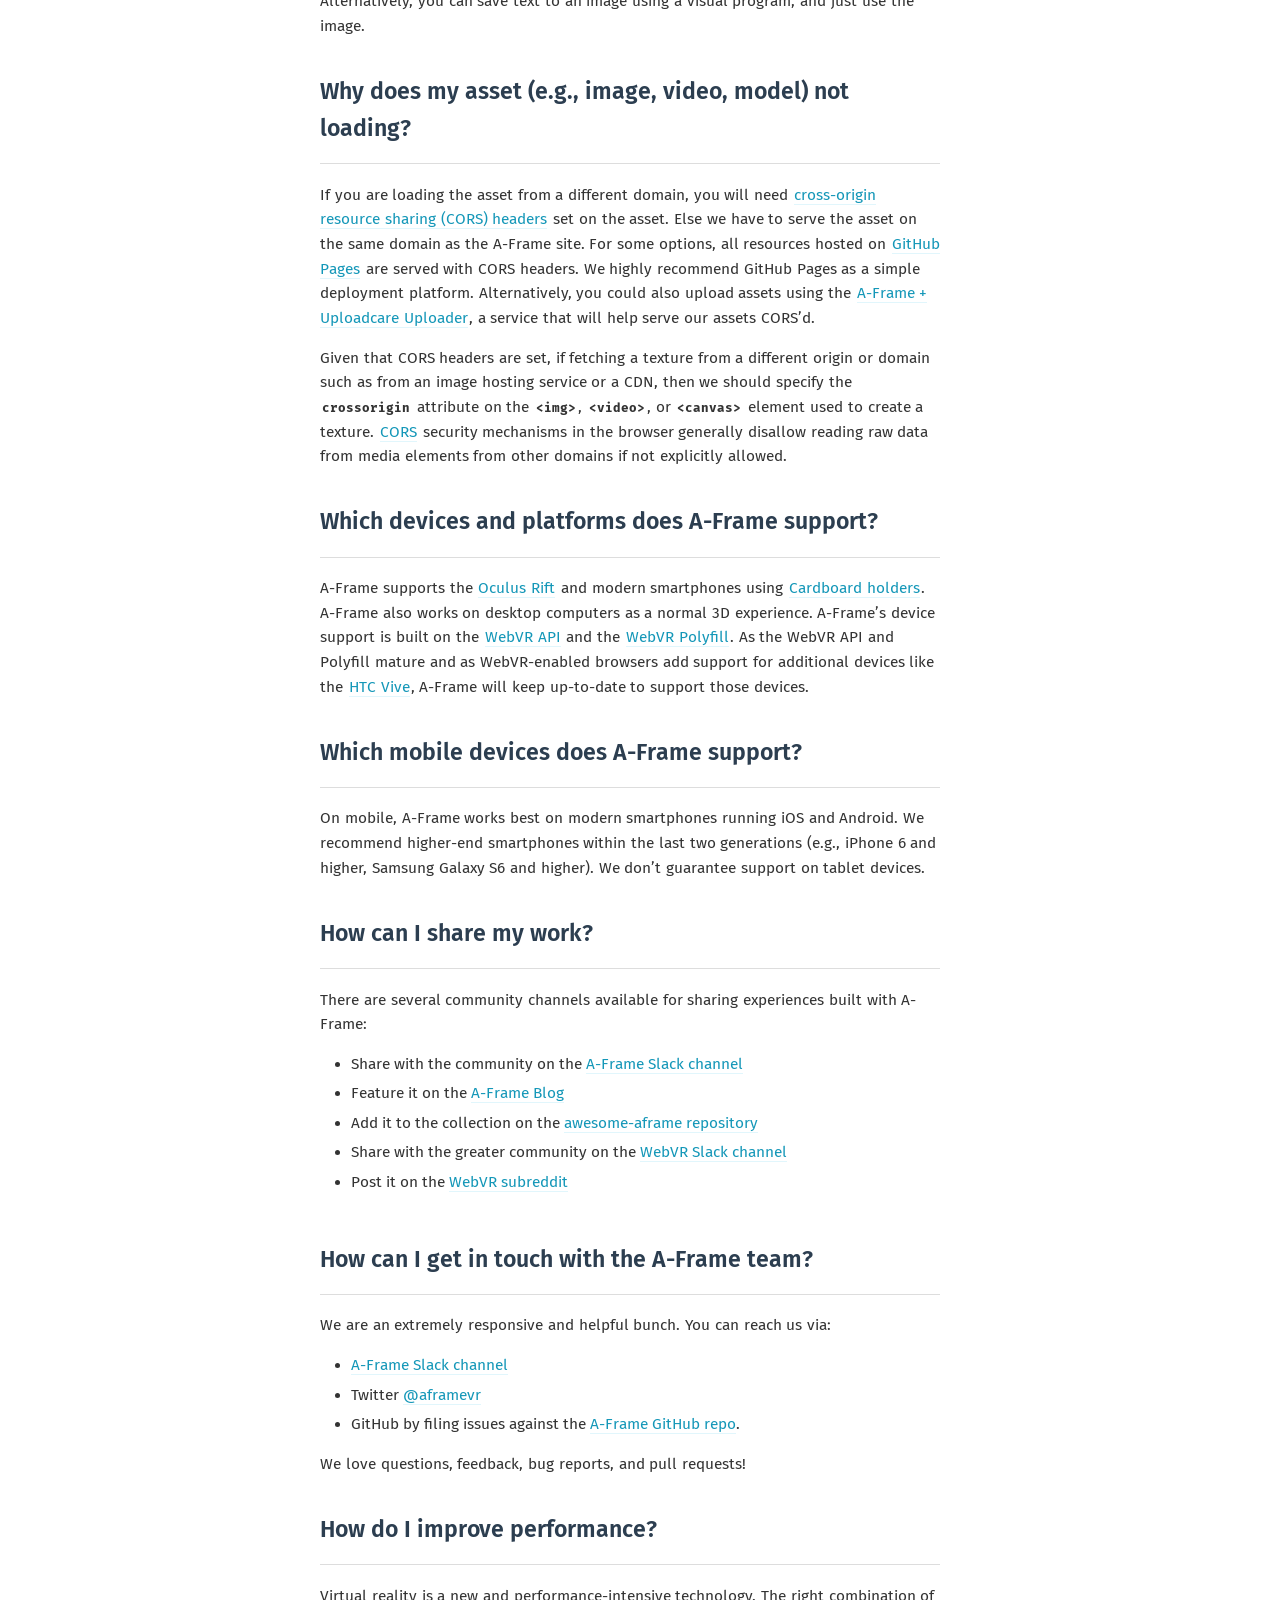
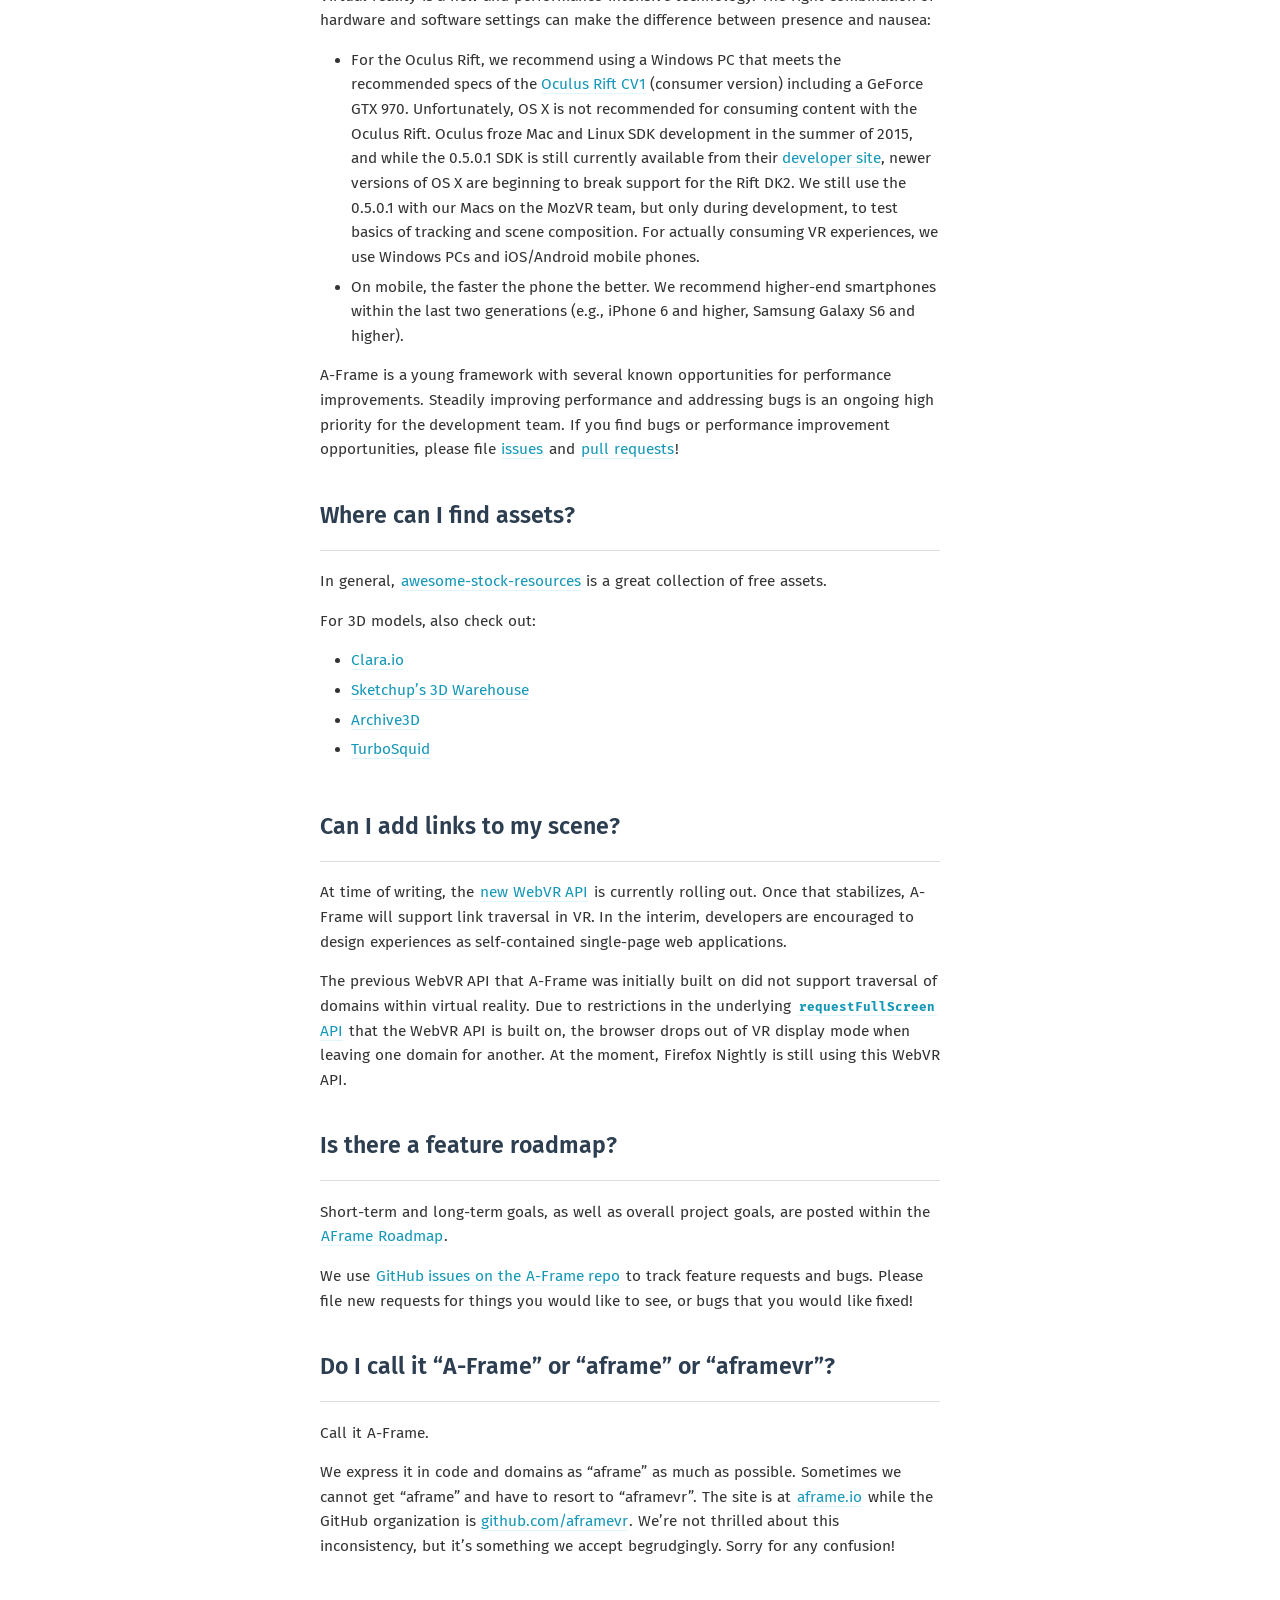
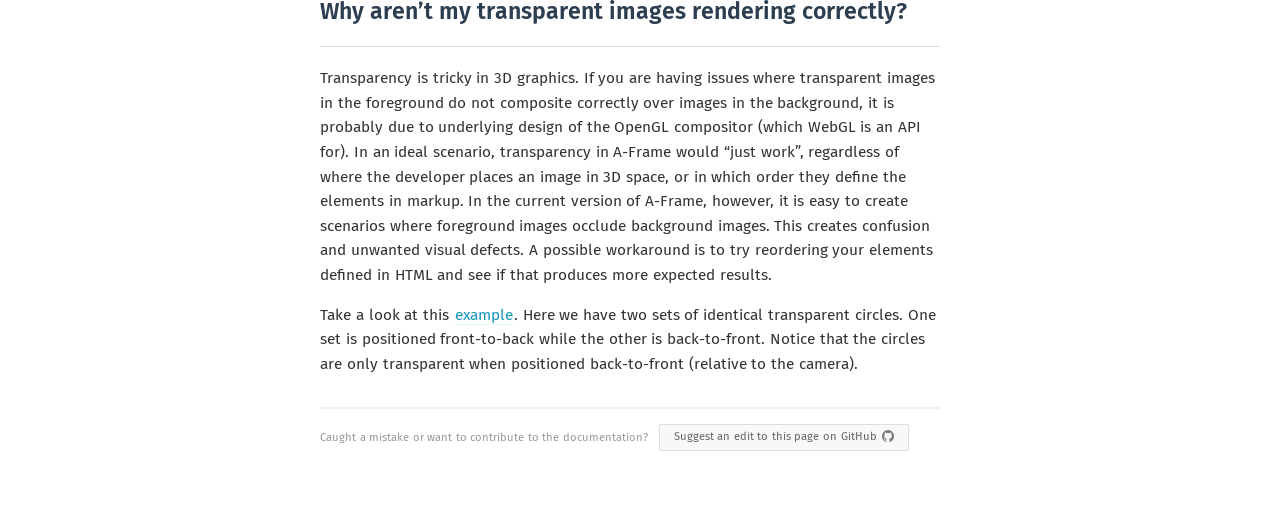
<file: faq/index.html>
<!DOCTYPE html>
<html lang="en" data-is-home="false" data-is-mobile="false" data-supports-vr="false" data-supports-touch="false" data-root-url="/" data-title="{title} | A-Frame" data-is-spa="false" data-ga-id="UA-24056643-4" data-aframe-version="0.2.0" data-docs-version="faq">
  <head>
    <title>FAQ – A-Frame</title>
    

<script>
var host = window.location.protocol + '//' + window.location.hostname;
if (host === 'http://aframe.io' || host === 'http://aframevr.github.io') {
  window.location.href = 'https:' + window.location.href.substring(6);
}
</script>


    <meta charset="utf-8">
    <meta name="robots" content="all">
    <meta name="description" content="A-Frame – Building Blocks for the VR Web">
    <meta name="viewport" content="width=device-width, initial-scale=1, maximum-scale=1">

    <link rel="canonical" href="https://aframe.io">
    <meta property="fb:app_id" content="1535794316743373">
    <meta property="og:title" content="A-Frame">
    <meta property="og:site_name" content="A-Frame">
    <meta property="og:type" content="website">
    <meta property="og:url" content="https://aframe.io">
    <meta property="og:description" content="Building Blocks for the VR Web">
    <meta property="og:image" content="http://aframe.io/images/card.png">
    <meta property="og:image:secure_url" content="https://aframe.io/images/card.png">

    <meta name="twitter:card" content="summary">
    <meta name="twitter:site" content="@aframevr">
    <meta name="twitter:creator" content="@aframevr">
    <meta name="twitter:title" content="A-Frame">
    <meta name="twitter:description" content="Building Blocks for the VR Web">
    <meta name="twitter:image" content="https://aframe.io/images/card.png">

    <meta name="mobile-web-app-capable" content="yes">
    <meta name="theme-color" content="black">
    <link rel="icon" sizes="192x192" href="https://aframe.io/images/aframe-logo-192.png">

    <meta name="apple-mobile-web-app-capable" content="yes">
    <meta name="apple-mobile-web-app-status-bar-style" content="black">
    <link rel="apple-touch-icon" href="https://aframe.io/images/aframe-logo-152.png">

    <link rel="alternate" type="application/rss+xml" title="Feed" href="https://aframe.io/feed.xml">

    <script src="/js/compat.js"></script>

    
      <link rel="stylesheet" href="/css/secondary.css">
    

    
<script>
  (function(i,s,o,g,r,a,m){i['GoogleAnalyticsObject']=r;i[r]=i[r]||function(){
  (i[r].q=i[r].q||[]).push(arguments)},i[r].l=1*new Date();a=s.createElement(o),
  m=s.getElementsByTagName(o)[0];a.async=1;a.src=g;m.parentNode.insertBefore(a,m)
  })(window,document,'script','//www.google-analytics.com/analytics.js','ga');

  ga('create', 'UA-24056643-4', 'auto');
  ga('send', 'pageview');
</script>


  </head>
  <body data-page-layout="page" data-page-type="faq">
    
      <aside class="sidebar sidebar-mobile borderless-links c">
  <header id="header" class="header">
    <a href="#secondary-nav" class="mobile-nav-btn">Menu</a>
    <a id="logo" class="logo" href="/">
      <span class="logo__wordmark">A-Frame</span>
    </a>
  </header>
</aside>

    
    <main id="main" class="main">
      <aside class="sidebar borderless-links">
  

<div id="secondary-nav" class="secondary-nav">
  <header id="header" class="header">
    <a id="logo" class="logo" href="/">
      <span class="logo__wordmark">A-Frame</span>
    </a>
  </header>

  <ul id="nav" class="nav">
    
      <li  class="nav-item">
        <a href="/docs/0.2.0/guide/"
           class="nav-link nav-link-docs"
           
           >
          <span>Docs</span>
        </a>
      </li>
    
      <li  class="nav-item">
        <a href="/examples/"
           class="nav-link nav-link-docs"
           
           >
          <span>Examples</span>
        </a>
      </li>
    
      <li  class="nav-item">
        <a href="/faq/"
           class="nav-link nav-link-docs current"
           
           >
          <span>FAQ</span>
        </a>
      </li>
    
      <li  class="nav-item">
        <a href="/blog/"
           class="nav-link nav-link-docs"
           
           >
          <span>Blog</span>
        </a>
      </li>
    
      <li  class="nav-item">
        <a href="/community/"
           class="nav-link nav-link-docs"
           
           >
          <span>Community</span>
        </a>
      </li>
    
      <li  data-slug="github" class="nav-item">
        <a href="https://github.com/aframevr/aframe/"
           class="nav-link nav-link-docs"
            rel="external"
            title="A-Frame project repository on GitHub">
          <span>GitHub</span>
        </a>
      </li>
    
      <li  data-slug="slug" class="nav-item">
        <a href="https://aframevr-slack.herokuapp.com"
           class="nav-link nav-link-docs"
            rel="external"
            title="A-Frame Slack (sign up)">
          <span>Slack</span>
        </a>
      </li>
    
  </ul>
</div>


  <div class="list">
  </div>
</aside>

<div class="content content--structured content--faq copy">
  <div class="copy__wrap">
    <h1 class="page__title">FAQ</h1>

    
      


  <h2>Table of Contents</h2>

  <ul id="toc">
    
      <li>
        <a href="#what-is-a-frame">What is A-Frame?</a>

        <!-- Nested. -->
        
          <ul>
            
          </ul>
        
      </li>
    
      <li>
        <a href="#why-was-a-frame-created">Why was A-Frame created?</a>

        <!-- Nested. -->
        
          <ul>
            
          </ul>
        
      </li>
    
      <li>
        <a href="#how-is-a-frame-different-from-vrml">How is A-Frame different from VRML?</a>

        <!-- Nested. -->
        
          <ul>
            
          </ul>
        
      </li>
    
      <li>
        <a href="#how-can-i-get-started">How can I get started?</a>

        <!-- Nested. -->
        
          <ul>
            
          </ul>
        
      </li>
    
      <li>
        <a href="#does-a-frame-support-x-feature">Does A-Frame support X feature?</a>

        <!-- Nested. -->
        
          <ul>
            
          </ul>
        
      </li>
    
      <li>
        <a href="#is-anyone-working-on-leap-motion-support">Is anyone working on Leap Motion support?</a>

        <!-- Nested. -->
        
          <ul>
            
          </ul>
        
      </li>
    
      <li>
        <a href="#does-a-frame-support-x-library-or-framework">Does A-Frame support X library or framework?</a>

        <!-- Nested. -->
        
          <ul>
            
          </ul>
        
      </li>
    
      <li>
        <a href="#why-does-my-video-not-play-on-mobile">Why does my video not play on mobile?</a>

        <!-- Nested. -->
        
          <ul>
            
          </ul>
        
      </li>
    
      <li>
        <a href="#can-i-render-youtube-videos-as-a-texture">Can I render YouTube videos as a texture?</a>

        <!-- Nested. -->
        
          <ul>
            
          </ul>
        
      </li>
    
      <li>
        <a href="#how-do-i-display-lt-iframe-gt-s-or-render-html-in-a-frame">How do I display &lt;iframe&gt;s or render HTML in A-Frame?</a>

        <!-- Nested. -->
        
          <ul>
            
          </ul>
        
      </li>
    
      <li>
        <a href="#how-do-i-display-text-in-a-frame">How do I display text in A-Frame?</a>

        <!-- Nested. -->
        
          <ul>
            
          </ul>
        
      </li>
    
      <li>
        <a href="#why-does-my-asset-e-g-image-video-model-not-loading">Why does my asset (e.g., image, video, model) not loading?</a>

        <!-- Nested. -->
        
          <ul>
            
          </ul>
        
      </li>
    
      <li>
        <a href="#which-devices-and-platforms-does-a-frame-support">Which devices and platforms does A-Frame support?</a>

        <!-- Nested. -->
        
          <ul>
            
          </ul>
        
      </li>
    
      <li>
        <a href="#which-mobile-devices-does-a-frame-support">Which mobile devices does A-Frame support?</a>

        <!-- Nested. -->
        
          <ul>
            
          </ul>
        
      </li>
    
      <li>
        <a href="#how-can-i-share-my-work">How can I share my work?</a>

        <!-- Nested. -->
        
          <ul>
            
          </ul>
        
      </li>
    
      <li>
        <a href="#how-can-i-get-in-touch-with-the-a-frame-team">How can I get in touch with the A-Frame team?</a>

        <!-- Nested. -->
        
          <ul>
            
          </ul>
        
      </li>
    
      <li>
        <a href="#how-do-i-improve-performance">How do I improve performance?</a>

        <!-- Nested. -->
        
          <ul>
            
          </ul>
        
      </li>
    
      <li>
        <a href="#where-can-i-find-assets">Where can I find assets?</a>

        <!-- Nested. -->
        
          <ul>
            
          </ul>
        
      </li>
    
      <li>
        <a href="#can-i-add-links-to-my-scene">Can I add links to my scene?</a>

        <!-- Nested. -->
        
          <ul>
            
          </ul>
        
      </li>
    
      <li>
        <a href="#is-there-a-feature-roadmap">Is there a feature roadmap?</a>

        <!-- Nested. -->
        
          <ul>
            
          </ul>
        
      </li>
    
      <li>
        <a href="#do-i-call-it-“a-frame”-or-“aframe”-or-“aframevr”">Do I call it “A-Frame” or “aframe” or “aframevr”?</a>

        <!-- Nested. -->
        
          <ul>
            
          </ul>
        
      </li>
    
      <li>
        <a href="#why-aren’t-my-transparent-images-rendering-correctly">Why aren’t my transparent images rendering correctly?</a>

        <!-- Nested. -->
        
          <ul>
            
          </ul>
        
      </li>
    
  </ul>


    

    <h2 id="what-is-a-frame"><a href="#what-is-a-frame" class="headerlink" title="What is A-Frame?"></a>What is A-Frame?</h2><p>A-Frame is an open-source framework for easily creating WebVR experiences with HTML. It is designed and maintained by the Mozilla VR team (<a href="http://mozvr.com" target="_blank" rel="external">MozVR</a>). A-Frame wraps <a href="http://threejs.org" target="_blank" rel="external">three.js</a> and WebGL in HTML custom elements. This enables web developers, designers, and artists to create 3D/VR scenes without having to learn WebGL’s complex low-level API. Because WebGL is ubiquitous in modern browsers on desktop and mobile, A-Frame experiences work across desktop, iOS, Android, and <a href="https://www.oculus.com/" target="_blank" rel="external">Oculus Rift</a> headsets.</p>
<p>A-Frame features a smooth learning curve between beginner ease of use and advanced developer flexibility. Beginners start with easily understood primitives like cubes, videos, models, and skies. Advanced users can use JavaScript to imperatively create interactive scenes or dive into its underlying <a href="../docs/core">entity-component-system pattern</a>, a design pattern popular in the game industry that favors composition over inheritance. Because A-Frame is built around building blocks that can be extended and combined into limitless combinations, it provides a high degree of creative freedom. And being just an abstraction layer, A-Frame is capable of doing anything that <a href="http://threejs.org" target="_blank" rel="external">three.js</a> can.</p>
<h2 id="why-was-a-frame-created"><a href="#why-was-a-frame-created" class="headerlink" title="Why was A-Frame created?"></a>Why was A-Frame created?</h2><p>We felt WebVR development was too difficult and sought tools that would make it faster, easier, and more enjoyable. Over the course of 2015, the MozVR team was creating many WebVR experiments with <a href="http://threejs.org" target="_blank" rel="external">three.js</a>. To speed up workflows, we began to experiment with custom elements wrapping three.js. In creating these tools, we drew inspiration from both existing declarative 3D/VR tools (e.g., <a href="http://www.janusvr.com/" target="_blank" rel="external">JanusVR</a>, <a href="https://github.com/tparisi/glam" target="_blank" rel="external">GLAM</a>, <a href="http://scenevr.com/" target="_blank" rel="external">SceneVR</a>), and from game development best practices. As the tools matured, we felt that they might be able to address what we felt were gaps in the market, particularly around ease of use and webbiness. We envisioned A-Frame as having the following:</p>
<ul>
<li>The power of three.js and WebGL</li>
<li>The accessibility of markup</li>
<li>Support for modern web browsers on desktop, mobile, and the Oculus Rift</li>
<li>A strong emphasis on virtual reality</li>
<li>A smooth learning curve between beginners and experts</li>
<li>Underlying modularity and extensibility</li>
<li>Familiarity to non-WebGL web developers possibly with little 3D experience</li>
</ul>
<p>Our hope is that A-Frame provides a constructive contribution to a growing pantheon of WebVR development tools, helping to grow the number of VR web developers and experiences.</p>
<h2 id="how-is-a-frame-different-from-vrml"><a href="#how-is-a-frame-different-from-vrml" class="headerlink" title="How is A-Frame different from VRML?"></a>How is A-Frame different from VRML?</h2><p>A-Frame is a JavaScript framework and not a web standard. It is built on top of WebGL which is widely supported on modern browsers for desktop and mobile devices. That means it works for developers and users <em>today</em>. This is in contrast to the old approach to implementing new functionality in the web platform; the proposal, ratification, and implementation of new web standards proved to be a multi-year process with no guarantee of a successful outcome.</p>
<p>A-Frame embodies the <a href="https://extensiblewebmanifesto.org/" target="_blank" rel="external">Extensible Web</a> approach to evolving the web platform: “instead of taking years to draft and ship web standards that people might not even want, ship new ideas early and often as JavaScript libraries/frameworks built atop low-level enabling APIs (such as WebGL), let them battle it out in the market, and <em>then</em> look at standardization of the winners.”</p>
<p>Technically, A-Frame is notable for its extensibility. Whereas 3DML and VRML predecessors exposed only a curated subset of features with limited functionality, A-Frame is built on an <a href="../docs/core">entity-component-system pattern</a> allowing developers to use and share modules and features backed by the power of three.js and WebGL. It was designed by web developers for web developers with a hope to grow an open-source ecosystem of community-created components, shaders, tools, assets, etc.</p>
<h2 id="how-can-i-get-started"><a href="#how-can-i-get-started" class="headerlink" title="How can I get started?"></a>How can I get started?</h2><p>See our <a href="../docs/guide">guide</a> for in-depth instructions that will show several ways to quickly get started with A-Frame.</p>
<h2 id="does-a-frame-support-x-feature"><a href="#does-a-frame-support-x-feature" class="headerlink" title="Does A-Frame support X feature?"></a>Does A-Frame support X feature?</h2><p>A-Frame ships with only so many standard components and primitives. However being based on top of an <a href="../docs/core">entity-component-system pattern</a>, A-Frame is highly extensible and modular. If a feature doesn’t exist, just <a href="../docs/core/component.html">write a component for it</a>! Or if one of the standard components is too limiting, <a href="https://github.com/aframevr/aframe/tree/master/src/components" target="_blank" rel="external">fork it</a>!</p>
<p>Check out what the ecosystem has come up with on <a href="https://github.com/aframevr/awesome-aframe#components" target="_blank" rel="external">awesome-aframe’s collection of components</a>.</p>
<h2 id="is-anyone-working-on-leap-motion-support"><a href="#is-anyone-working-on-leap-motion-support" class="headerlink" title="Is anyone working on Leap Motion support?"></a>Is anyone working on Leap Motion support?</h2><p>Many people and groups have expressed interest in creating a <a href="https://www.leapmotion.com/" target="_blank" rel="external">Leap Motion</a> <a href="../docs/core/component.html">component</a>. Nothing has been published yet.</p>
<h2 id="does-a-frame-support-x-library-or-framework"><a href="#does-a-frame-support-x-library-or-framework" class="headerlink" title="Does A-Frame support X library or framework?"></a>Does A-Frame support X library or framework?</h2><p>Most likely, yes. A-Frame’s interface is through the standard HTML and DOM APIs, so there should be little reason why it shouldn’t. We’ve found A-Frame works wonderfully with:</p>
<ul>
<li><a href="https://github.com/ngokevin/aframe-react" target="_blank" rel="external">React</a></li>
<li><a href="https://www.youtube.com/watch?v=Tb2b5nFmmsM" target="_blank" rel="external">D3.js</a></li>
<li><a href="https://github.com/ngokevin/aframe-template-component" target="_blank" rel="external">Handlebars/Mustache/Nunjucks/Jade</a></li>
<li><a href="https://github.com/Popmotion/aframe-role" target="_blank" rel="external">Popmotion Role</a></li>
</ul>
<h2 id="why-does-my-video-not-play-on-mobile"><a href="#why-does-my-video-not-play-on-mobile" class="headerlink" title="Why does my video not play on mobile?"></a>Why does my video not play on mobile?</h2><p>Mobile browsers have limitations with displaying inline video.</p>
<p>Because of an <a href="https://developer.apple.com/library/iad/documentation/UserExperience/Conceptual/iAdJSProgGuide/PlayingVideosinAds/PlayingVideosinAds.html" target="_blank" rel="external">iOS platform restriction</a> in order to get inline video (with or without autoplay), we must:</p>
<ul>
<li>Set the <code>&lt;meta name=&quot;apple-mobile-web-app-capable&quot; content=&quot;yes&quot;&gt;</code> metatag.</li>
<li>Set the <code>webkit-playsinline</code> attribute to the video element.</li>
<li>Pin the webpage to the iOS homescreen.</li>
</ul>
<p>On certain Android devices or browsers, we must:</p>
<ul>
<li>Require user interaction to trigger the video (such as a click or tap event).</li>
</ul>
<p>These issues are filed on <a href="https://github.com/aframevr/aframe/issues/316" target="_blank" rel="external">GitHub</a>. We plan on improving the user experience by providing:</p>
<ul>
<li>Instructions and UI to the user the necessary steps to get mobile video playing (pin-to-homescreen, tap).</li>
<li>Out-of-the-box components for routing user-triggered events in order to play videos.</li>
</ul>
<h2 id="can-i-render-youtube-videos-as-a-texture"><a href="#can-i-render-youtube-videos-as-a-texture" class="headerlink" title="Can I render YouTube videos as a texture?"></a>Can I render YouTube videos as a texture?</h2><p>With some manual effort, you could either proxy YouTube videos as a texture or download them locally to serve, but that is against their terms of service.</p>
<h2 id="how-do-i-display-lt-iframe-gt-s-or-render-html-in-a-frame"><a href="#how-do-i-display-lt-iframe-gt-s-or-render-html-in-a-frame" class="headerlink" title="How do I display &lt;iframe&gt;s or render HTML in A-Frame?"></a>How do I display <code>&lt;iframe&gt;</code>s or render HTML in A-Frame?</h2><p>Currently as a limitation of the browser, <code>&lt;iframe&gt;</code>s can not be displayed within A-Frame, used as a texture, or be mixed with WebGL or WebVR. While it is possible to <a href="http://learningthreejs.com/blog/2013/04/30/closing-the-gap-between-html-and-webgl/" target="_blank" rel="external">overlay an iframe on top of the scene</a>, it won’t display properly in stereoscopic mode (VR) with proper distortion, and it won’t be properly shaded. There may be browser features in the future that will help enable this.</p>
<p>To render HTML as a texture in A-Frame, it is not as easy as dropping HTML into <code>&lt;a-scene&gt;</code>. Solutions involve painting to a <code>&lt;canvas&gt;</code> and using the canvas as texture. The A-Frame community has shared some components for this:</p>
<ul>
<li><a href="https://github.com/scenevr/htmltexture-component" target="_blank" rel="external">HTML Texture Component</a> by <a href="http://scenevr.com/" target="_blank" rel="external">SceneVR</a></li>
<li><a href="https://github.com/maxkrieger/aframe-draw-component" target="_blank" rel="external">Draw Component</a></li>
</ul>
<h2 id="how-do-i-display-text-in-a-frame"><a href="#how-do-i-display-text-in-a-frame" class="headerlink" title="How do I display text in A-Frame?"></a>How do I display text in A-Frame?</h2><p>Standard text support for A-Frame is coming shortly. We have been focusing on the core foundations of the API and have yet to ramp up on features. In the meantime, the A-Frame community has shared some components for rendering text:</p>
<ul>
<li><a href="https://github.com/ngokevin/aframe-text-component" target="_blank" rel="external">Text Geometry Component</a></li>
<li><a href="https://github.com/maxkrieger/aframe-textwrap-component" target="_blank" rel="external">Text Wrap Component</a></li>
</ul>
<p>Alternatively, you can save text to an image using a visual program, and just use the image.</p>
<h2 id="why-does-my-asset-e-g-image-video-model-not-loading"><a href="#why-does-my-asset-e-g-image-video-model-not-loading" class="headerlink" title="Why does my asset (e.g., image, video, model) not loading?"></a>Why does my asset (e.g., image, video, model) not loading?</h2><p>If you are loading the asset from a different domain, you will need <a href="https://en.wikipedia.org/wiki/Cross-origin_resource_sharing" target="_blank" rel="external">cross-origin resource sharing (CORS) headers</a> set on the asset. Else we have to serve the asset on the same domain as the A-Frame site. For some options, all resources hosted on <a href="https://pages.github.com/" target="_blank" rel="external">GitHub Pages</a> are served with CORS headers. We highly recommend GitHub Pages as a simple deployment platform. Alternatively, you could also upload assets using the <a href="https://aframe.io/aframe/examples/_uploader/">A-Frame + Uploadcare Uploader</a>, a service that will help serve our assets CORS’d.</p>
<p>Given that CORS headers are set, if fetching a texture from a different origin or domain such as from an image hosting service or a CDN, then we should specify the <code>crossorigin</code> attribute on the <code>&lt;img&gt;</code>, <code>&lt;video&gt;</code>, or <code>&lt;canvas&gt;</code> element used to create a texture. <a href="https://en.wikipedia.org/wiki/Cross-origin_resource_sharing" target="_blank" rel="external">CORS</a> security mechanisms in the browser generally disallow reading raw data from media elements from other domains if not explicitly allowed.</p>
<h2 id="which-devices-and-platforms-does-a-frame-support"><a href="#which-devices-and-platforms-does-a-frame-support" class="headerlink" title="Which devices and platforms does A-Frame support?"></a>Which devices and platforms does A-Frame support?</h2><p>A-Frame supports the <a href="https://www.oculus.com/en-us/blog/powering-the-rift/" target="_blank" rel="external">Oculus Rift</a> and modern smartphones using <a href="https://www.google.com/get/cardboard/" target="_blank" rel="external">Cardboard holders</a>. A-Frame also works on desktop computers as a normal 3D experience. A-Frame’s device support is built on the <a href="https://github.com/MozVR/webvr-spec" target="_blank" rel="external">WebVR API</a> and the <a href="https://github.com/borismus/webvr-polyfill" target="_blank" rel="external">WebVR Polyfill</a>. As the WebVR API and Polyfill mature and as WebVR-enabled browsers add support for additional devices like the <a href="http://www.htcvive.com/us/" target="_blank" rel="external">HTC Vive</a>, A-Frame will keep up-to-date to support those devices.</p>
<h2 id="which-mobile-devices-does-a-frame-support"><a href="#which-mobile-devices-does-a-frame-support" class="headerlink" title="Which mobile devices does A-Frame support?"></a>Which mobile devices does A-Frame support?</h2><p>On mobile, A-Frame works best on modern smartphones running iOS and Android. We recommend higher-end smartphones within the last two generations (e.g., iPhone 6 and higher, Samsung Galaxy S6 and higher). We don’t guarantee support on tablet devices.</p>
<h2 id="how-can-i-share-my-work"><a href="#how-can-i-share-my-work" class="headerlink" title="How can I share my work?"></a>How can I share my work?</h2><p>There are several community channels available for sharing experiences built with A-Frame:</p>
<ul>
<li>Share with the community on the <a href="https://aframevr-slack.herokuapp.com/" target="_blank" rel="external">A-Frame Slack channel</a></li>
<li>Feature it on the <a href="https://aframe.io/blog/">A-Frame Blog</a></li>
<li>Add it to the collection on the <a href="https://github.com/aframevr/awesome-aframe" target="_blank" rel="external">awesome-aframe repository</a></li>
<li>Share with the greater community on the <a href="https://webvr-slack.herokuapp.com/" target="_blank" rel="external">WebVR Slack channel</a></li>
<li>Post it on the <a href="https://www.reddit.com/r/webvr" target="_blank" rel="external">WebVR subreddit</a></li>
</ul>
<h2 id="how-can-i-get-in-touch-with-the-a-frame-team"><a href="#how-can-i-get-in-touch-with-the-a-frame-team" class="headerlink" title="How can I get in touch with the A-Frame team?"></a>How can I get in touch with the A-Frame team?</h2><p>We are an extremely responsive and helpful bunch. You can reach us via:</p>
<ul>
<li><a href="https://aframevr-slack.herokuapp.com/" target="_blank" rel="external">A-Frame Slack channel</a></li>
<li>Twitter <a href="https://twitter.com/aframevr" target="_blank" rel="external">@aframevr</a></li>
<li>GitHub by filing issues against the <a href="http://github.com/aframevr/aframe" target="_blank" rel="external">A-Frame GitHub repo</a>.</li>
</ul>
<p>We love questions, feedback, bug reports, and pull requests!</p>
<h2 id="how-do-i-improve-performance"><a href="#how-do-i-improve-performance" class="headerlink" title="How do I improve performance?"></a>How do I improve performance?</h2><p>Virtual reality is a new and performance-intensive technology. The right combination of hardware and software settings can make the difference between presence and nausea:</p>
<ul>
<li>For the Oculus Rift, we recommend using a Windows PC that meets the recommended specs of the <a href="https://www.oculus.com/en-us/blog/powering-the-rift/" target="_blank" rel="external">Oculus Rift CV1</a> (consumer version) including a GeForce GTX 970. Unfortunately, OS X is not recommended for consuming content with the Oculus Rift. Oculus froze Mac and Linux SDK development in the summer of 2015, and while the 0.5.0.1 SDK is still currently available from their <a href="https://developer.oculus.com/downloads/" target="_blank" rel="external">developer site</a>, newer versions of OS X are beginning to break support for the Rift DK2. We still use the 0.5.0.1 with our Macs on the MozVR team, but only during development, to test basics of tracking and scene composition. For actually consuming VR experiences, we use Windows PCs and iOS/Android mobile phones.</li>
<li>On mobile, the faster the phone the better. We recommend higher-end smartphones within the last two generations (e.g., iPhone 6 and higher, Samsung Galaxy S6 and higher).</li>
</ul>
<p>A-Frame is a young framework with several known opportunities for performance improvements. Steadily improving performance and addressing bugs is an ongoing high priority for the development team. If you find bugs or performance improvement opportunities, please file <a href="https://github.com/aframevr/aframe/issues" target="_blank" rel="external">issues</a> and <a href="https://github.com/aframevr/aframe/pulls" target="_blank" rel="external">pull requests</a>!</p>
<h2 id="where-can-i-find-assets"><a href="#where-can-i-find-assets" class="headerlink" title="Where can I find assets?"></a>Where can I find assets?</h2><p>In general, <a href="https://github.com/neutraltone/awesome-stock-resources" target="_blank" rel="external">awesome-stock-resources</a> is a great collection of free assets.</p>
<p>For 3D models, also check out:</p>
<ul>
<li><a href="http://clara.io" target="_blank" rel="external">Clara.io</a></li>
<li><a href="https://3dwarehouse.sketchup.com/" target="_blank" rel="external">Sketchup’s 3D Warehouse</a></li>
<li><a href="http://archive3d.net/" target="_blank" rel="external">Archive3D</a></li>
<li><a href="http://www.turbosquid.com/Search/3D-Models/free" target="_blank" rel="external">TurboSquid</a></li>
</ul>
<h2 id="can-i-add-links-to-my-scene"><a href="#can-i-add-links-to-my-scene" class="headerlink" title="Can I add links to my scene?"></a>Can I add links to my scene?</h2><p>At time of writing, the <a href="https://hacks.mozilla.org/2016/03/introducing-the-webvr-1-0-api-proposal/" target="_blank" rel="external">new WebVR API</a> is currently rolling out. Once that stabilizes, A-Frame will support link traversal in VR. In the interim, developers are encouraged to design experiences as self-contained single-page web applications.</p>
<p>The previous WebVR API that A-Frame was initially built on did not support traversal of domains within virtual reality. Due to restrictions in the underlying <a href="https://developer.mozilla.org/docs/Web/API/Element/requestFullScreen" target="_blank" rel="external"><code>requestFullScreen</code> API</a> that the WebVR API is built on, the browser drops out of VR display mode when leaving one domain for another. At the moment, Firefox Nightly is still using this WebVR API.</p>
<h2 id="is-there-a-feature-roadmap"><a href="#is-there-a-feature-roadmap" class="headerlink" title="Is there a feature roadmap?"></a>Is there a feature roadmap?</h2><p>Short-term and long-term goals, as well as overall project goals, are posted within the <a href="https://github.com/aframevr/aframe/blob/master/ROADMAP.md" target="_blank" rel="external">AFrame Roadmap</a>.</p>
<p>We use <a href="https://github.com/aframevr/aframe/issues" target="_blank" rel="external">GitHub issues on the A-Frame repo</a> to track feature requests and bugs. Please file new requests for things you would like to see, or bugs that you would like fixed!</p>
<h2 id="do-i-call-it-“a-frame”-or-“aframe”-or-“aframevr”"><a href="#do-i-call-it-“a-frame”-or-“aframe”-or-“aframevr”" class="headerlink" title="Do I call it “A-Frame” or “aframe” or “aframevr”?"></a>Do I call it “A-Frame” or “aframe” or “aframevr”?</h2><p>Call it A-Frame.</p>
<p>We express it in code and domains as “aframe” as much as possible. Sometimes we cannot get “aframe” and have to resort to “aframevr”. The site is at <a href="https://aframe.io/">aframe.io</a> while the GitHub organization is <a href="https://github.com/aframevr/" target="_blank" rel="external">github.com/aframevr</a>. We’re not thrilled about this inconsistency, but it’s something we accept begrudgingly. Sorry for any confusion!</p>
<h2 id="why-aren’t-my-transparent-images-rendering-correctly"><a href="#why-aren’t-my-transparent-images-rendering-correctly" class="headerlink" title="Why aren’t my transparent images rendering correctly?"></a>Why aren’t my transparent images rendering correctly?</h2><p>Transparency is tricky in 3D graphics. If you are having issues where transparent images in the foreground do not composite correctly over images in the background, it is probably due to underlying design of the OpenGL compositor (which WebGL is an API for). In an ideal scenario, transparency in A-Frame would “just work”, regardless of where the developer places an image in 3D space, or in which order they define the elements in markup. In the current version of A-Frame, however, it is easy to create scenarios where foreground images occlude background images. This creates confusion and unwanted visual defects. A possible workaround is to try reordering your elements defined in HTML and see if that produces more expected results.</p>
<p>Take a look at this <a href="http://codepen.io/bryik/pen/pyMoGb" target="_blank" rel="external">example</a>. Here we have two sets of identical transparent circles. One set is positioned front-to-back while the other is back-to-front. Notice that the circles are only transparent when positioned back-to-front (relative to the camera).</p>


    <footer class="footer footnote">
  <p>Caught a mistake or want to contribute to the documentation? <br><br> <a href="https://github.com/aframevr/aframe-site/edit/master/src/faq/index.md" class="github-file-link" target="_blank" rel="external">Suggest an edit to this page on GitHub</a></p>
</footer>

  </div>
</div>

    </main>
    <script src="/js/common.js"></script>
    <script src="/js/ga.js"></script>
    <script src="/js/single-page.js"></script>
    
    
      <script src="/js/docs.js"></script>
    
  </body>
</html>
</file>
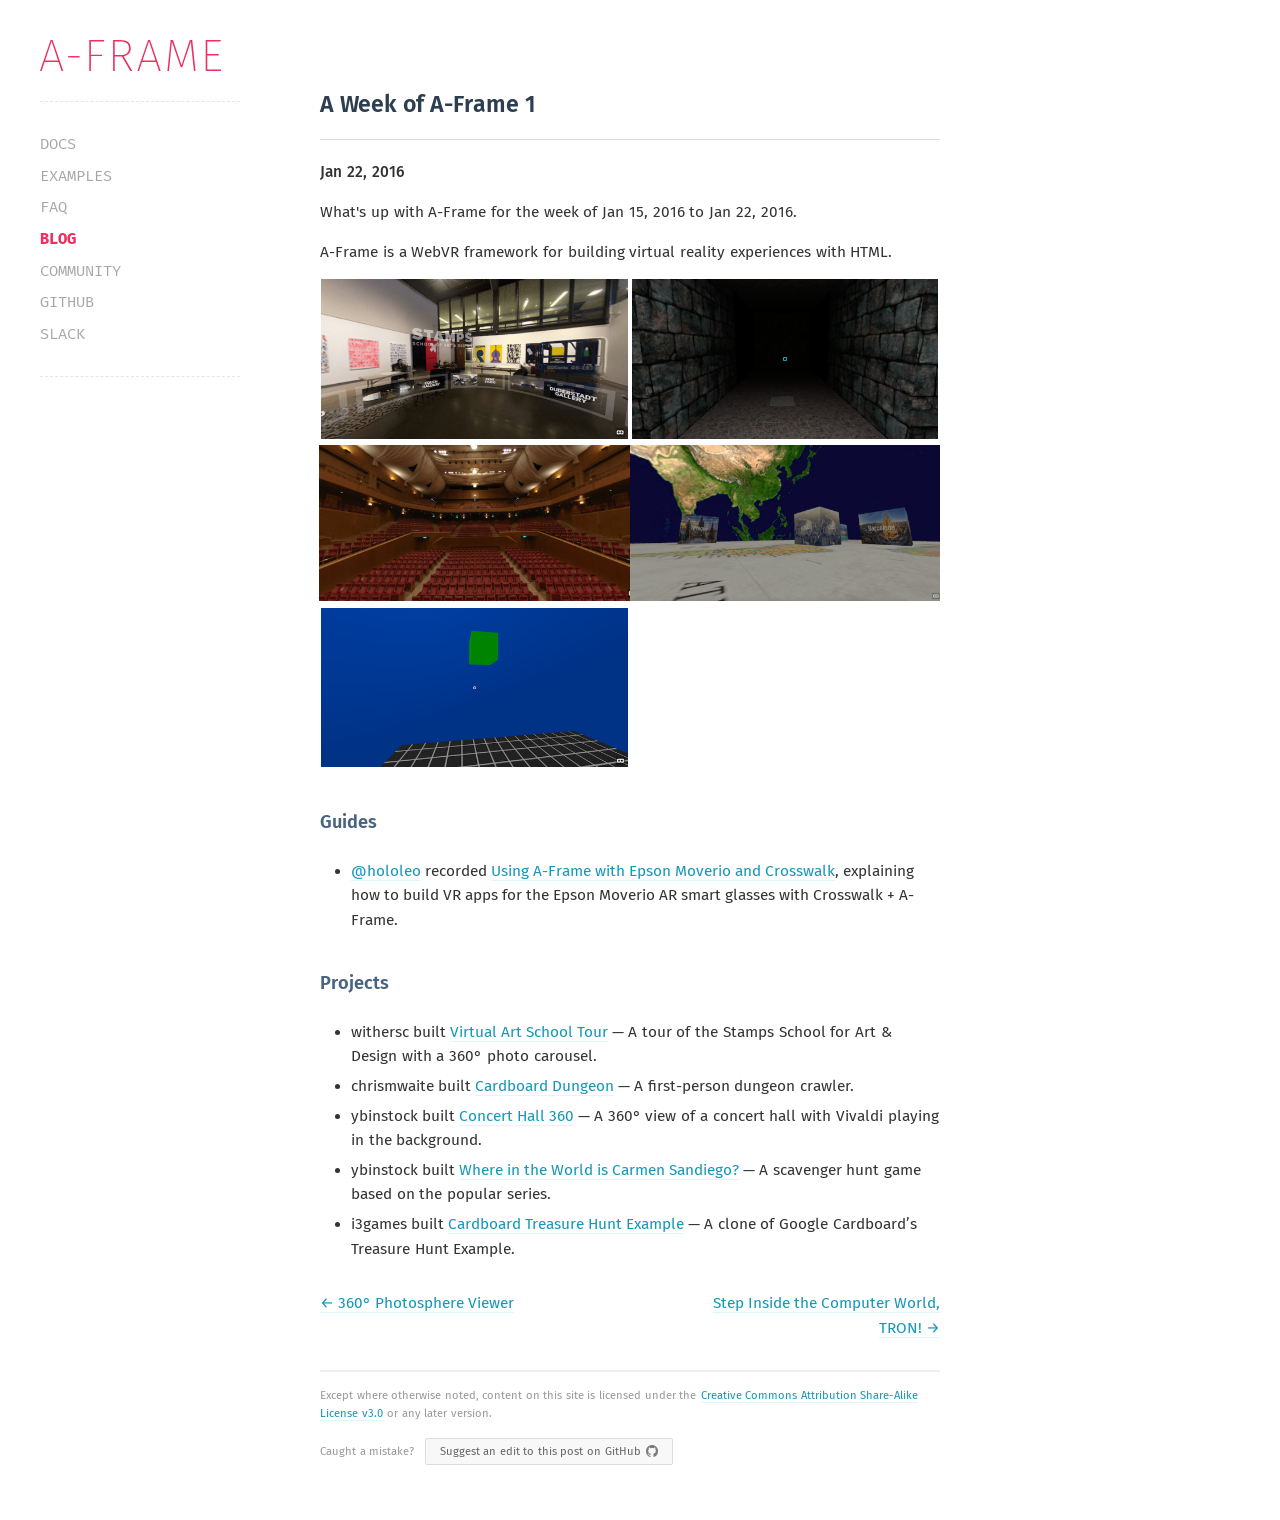
<file: blog/awoa-01/index.html>
<!DOCTYPE html>
<html lang="en" data-is-home="false" data-is-mobile="false" data-supports-vr="false" data-supports-touch="false" data-root-url="/" data-title="{title} | A-Frame" data-is-spa="false" data-ga-id="UA-24056643-4" data-aframe-version="0.2.0" data-docs-version="blog">
  <head>
    <title>A Week of A-Frame 1 – A-Frame</title>
    

<script>
var host = window.location.protocol + '//' + window.location.hostname;
if (host === 'http://aframe.io' || host === 'http://aframevr.github.io') {
  window.location.href = 'https:' + window.location.href.substring(6);
}
</script>


    <meta charset="utf-8">
    <meta name="robots" content="all">
    <meta name="description" content="A-Frame – Building Blocks for the VR Web">
    <meta name="viewport" content="width=device-width, initial-scale=1, maximum-scale=1">

    <link rel="canonical" href="https://aframe.io">
    <meta property="fb:app_id" content="1535794316743373">
    <meta property="og:title" content="A-Frame">
    <meta property="og:site_name" content="A-Frame">
    <meta property="og:type" content="website">
    <meta property="og:url" content="https://aframe.io">
    <meta property="og:description" content="Building Blocks for the VR Web">
    <meta property="og:image" content="http://aframe.io/images/card.png">
    <meta property="og:image:secure_url" content="https://aframe.io/images/card.png">

    <meta name="twitter:card" content="summary">
    <meta name="twitter:site" content="@aframevr">
    <meta name="twitter:creator" content="@aframevr">
    <meta name="twitter:title" content="A-Frame">
    <meta name="twitter:description" content="Building Blocks for the VR Web">
    <meta name="twitter:image" content="https://aframe.io/images/card.png">

    <meta name="mobile-web-app-capable" content="yes">
    <meta name="theme-color" content="black">
    <link rel="icon" sizes="192x192" href="https://aframe.io/images/aframe-logo-192.png">

    <meta name="apple-mobile-web-app-capable" content="yes">
    <meta name="apple-mobile-web-app-status-bar-style" content="black">
    <link rel="apple-touch-icon" href="https://aframe.io/images/aframe-logo-152.png">

    <link rel="alternate" type="application/rss+xml" title="Feed" href="https://aframe.io/feed.xml">

    <script src="/js/compat.js"></script>

    
      <link rel="stylesheet" href="/css/secondary.css">
    

    
<script>
  (function(i,s,o,g,r,a,m){i['GoogleAnalyticsObject']=r;i[r]=i[r]||function(){
  (i[r].q=i[r].q||[]).push(arguments)},i[r].l=1*new Date();a=s.createElement(o),
  m=s.getElementsByTagName(o)[0];a.async=1;a.src=g;m.parentNode.insertBefore(a,m)
  })(window,document,'script','//www.google-analytics.com/analytics.js','ga');

  ga('create', 'UA-24056643-4', 'auto');
  ga('send', 'pageview');
</script>


  </head>
  <body data-page-layout="blog" data-page-type="">
    
      <aside class="sidebar sidebar-mobile borderless-links c">
  <header id="header" class="header">
    <a href="#secondary-nav" class="mobile-nav-btn">Menu</a>
    <a id="logo" class="logo" href="/">
      <span class="logo__wordmark">A-Frame</span>
    </a>
  </header>
</aside>

    
    <main id="main" class="main">
      <aside class="sidebar borderless-links">
  

<div id="secondary-nav" class="secondary-nav">
  <header id="header" class="header">
    <a id="logo" class="logo" href="/">
      <span class="logo__wordmark">A-Frame</span>
    </a>
  </header>

  <ul id="nav" class="nav">
    
      <li  class="nav-item">
        <a href="/docs/0.2.0/guide/"
           class="nav-link nav-link-docs"
           
           >
          <span>Docs</span>
        </a>
      </li>
    
      <li  class="nav-item">
        <a href="/examples/"
           class="nav-link nav-link-docs"
           
           >
          <span>Examples</span>
        </a>
      </li>
    
      <li  class="nav-item">
        <a href="/faq/"
           class="nav-link nav-link-docs"
           
           >
          <span>FAQ</span>
        </a>
      </li>
    
      <li  class="nav-item">
        <a href="/blog/"
           class="nav-link nav-link-docs current"
           
           >
          <span>Blog</span>
        </a>
      </li>
    
      <li  class="nav-item">
        <a href="/community/"
           class="nav-link nav-link-docs"
           
           >
          <span>Community</span>
        </a>
      </li>
    
      <li  data-slug="github" class="nav-item">
        <a href="https://github.com/aframevr/aframe/"
           class="nav-link nav-link-docs"
            rel="external"
            title="A-Frame project repository on GitHub">
          <span>GitHub</span>
        </a>
      </li>
    
      <li  data-slug="slug" class="nav-item">
        <a href="https://aframevr-slack.herokuapp.com"
           class="nav-link nav-link-docs"
            rel="external"
            title="A-Frame Slack (sign up)">
          <span>Slack</span>
        </a>
      </li>
    
  </ul>
</div>


  <div class="list">
  </div>
</aside>

<div class="content content--blog copy post">
  <div class="copy__wrap">
    
      <article class="post post-full">
        <h1 class="hidden-visually">Blog</h1>
        <h2 class="post__heading">A Week of A-Frame 1</h2>
        <div class="post__metadata">
  <p class="post__timestamp">Jan 22, 2016</p>
  
</div>


        
          <p>What's up with A-Frame for the week of Jan 15, 2016 to Jan 22, 2016.</p>
          <p>A-Frame is a WebVR framework for building virtual reality experiences with HTML.</p>
          <div class="post__projects">
  
    
      <a href="http://stampswebdesign.com/withersc/hud/" title="Virtual Art School Tour"
         style="background-image: url(/images/awoa/virtual-art-school-tour.jpg)"></a>
    
  
    
      <a href="https://chrismwaite.github.io/cardboard-dungeon/" title="Cardboard Dungeon"
         style="background-image: url(/images/awoa/cardboard-dungeon.jpg)"></a>
    
  
    
      <a href="https://ybinstock.github.io/concert_hall_360/" title="Concert Hall 360"
         style="background-image: url(/images/awoa/concert-hall-360.jpg)"></a>
    
  
    
      <a href="https://ybinstock.github.io/carmensandiego_360/" title="Where in the World is Carmen Sandiego?"
         style="background-image: url(/images/awoa/where-in-the-world-is-carmen-sandiego.jpg)"></a>
    
  
    
      <a href="https://i3games.github.io/aframe-cardboard-demo/" title="Cardboard Treasure Hunt Example"
         style="background-image: url(/images/awoa/cardboard-treasure-hunt-example.jpg)"></a>
    
  
</div>

        

        


        <h3 id="guides"><a href="#guides" class="headerlink" title="Guides"></a>Guides</h3><ul>
<li><a href="http://twitter.com/hololeo" target="_blank" rel="external">@hololeo</a> recorded <a href="https://www.youtube.com/watch?v=Tt-pX1JMt60" target="_blank" rel="external">Using A-Frame with Epson Moverio and Crosswalk</a>, explaining how to build VR apps for the Epson Moverio AR smart glasses with Crosswalk + A-Frame.</li>
</ul>


        
          
  <h3>Projects</h3>
  <ul class="post__projects-text">
    
      <li>
        <a class="blog-attribution" href="https://github.com/withersc">withersc</a> built <a href="http://stampswebdesign.com/withersc/hud/">Virtual Art School Tour</a> &mdash; <p>A tour of the Stamps School for Art &amp; Design with a 360&deg; photo carousel.</p>

      </li>
    
      <li>
        <a class="blog-attribution" href="https://github.com/chrismwaite">chrismwaite</a> built <a href="https://chrismwaite.github.io/cardboard-dungeon/">Cardboard Dungeon</a> &mdash; <p>A first-person dungeon crawler.</p>

      </li>
    
      <li>
        <a class="blog-attribution" href="https://github.com/ybinstock">ybinstock</a> built <a href="https://ybinstock.github.io/concert_hall_360/">Concert Hall 360</a> &mdash; <p>A 360&deg; view of a concert hall with Vivaldi playing in the background.</p>

      </li>
    
      <li>
        <a class="blog-attribution" href="https://github.com/ybinstock">ybinstock</a> built <a href="https://ybinstock.github.io/carmensandiego_360/">Where in the World is Carmen Sandiego?</a> &mdash; <p>A scavenger hunt game based on the popular series.</p>

      </li>
    
      <li>
        <a class="blog-attribution" href="https://github.com/i3games">i3games</a> built <a href="https://i3games.github.io/aframe-cardboard-demo/">Cardboard Treasure Hunt Example</a> &mdash; <p>A clone of Google Cardboard’s Treasure Hunt Example.</p>

      </li>
    
  </ul>


          

          

        

        
      </article>

      <footer class="footer guide-links c">
        
        
        
        
          <span class="float-left"><a href="/blog/photosphere-viewer/" class="guide-link guide-link-left">← 360&deg; Photosphere Viewer</a></span>
        
        
          <span class="float-right"><a href="/blog/tron/" class="guide-link guide-link-right">Step Inside the Computer World, TRON! →</a></span>
        
      </footer>
    

    <footer class="footer footnote">
      <p>Except where otherwise noted, content on this site is licensed under the <a href="https://creativecommons.org/licenses/by-sa/3.0/" rel="external">Creative Commons Attribution Share-Alike License v3.0</a> or any later version.</p>
      
        <p>Caught a mistake? <br><br> <a href="https://github.com/aframevr/aframe-site/edit/master/src/_posts/awoa-01.md" class="github-file-link" rel="external">Suggest an edit to this post on GitHub</a></p>
      
    </footer>
  </div>
</div>

    </main>
    <script src="/js/common.js"></script>
    <script src="/js/ga.js"></script>
    <script src="/js/single-page.js"></script>
    
    
      <script src="/js/docs.js"></script>
    
  </body>
</html>
</file>
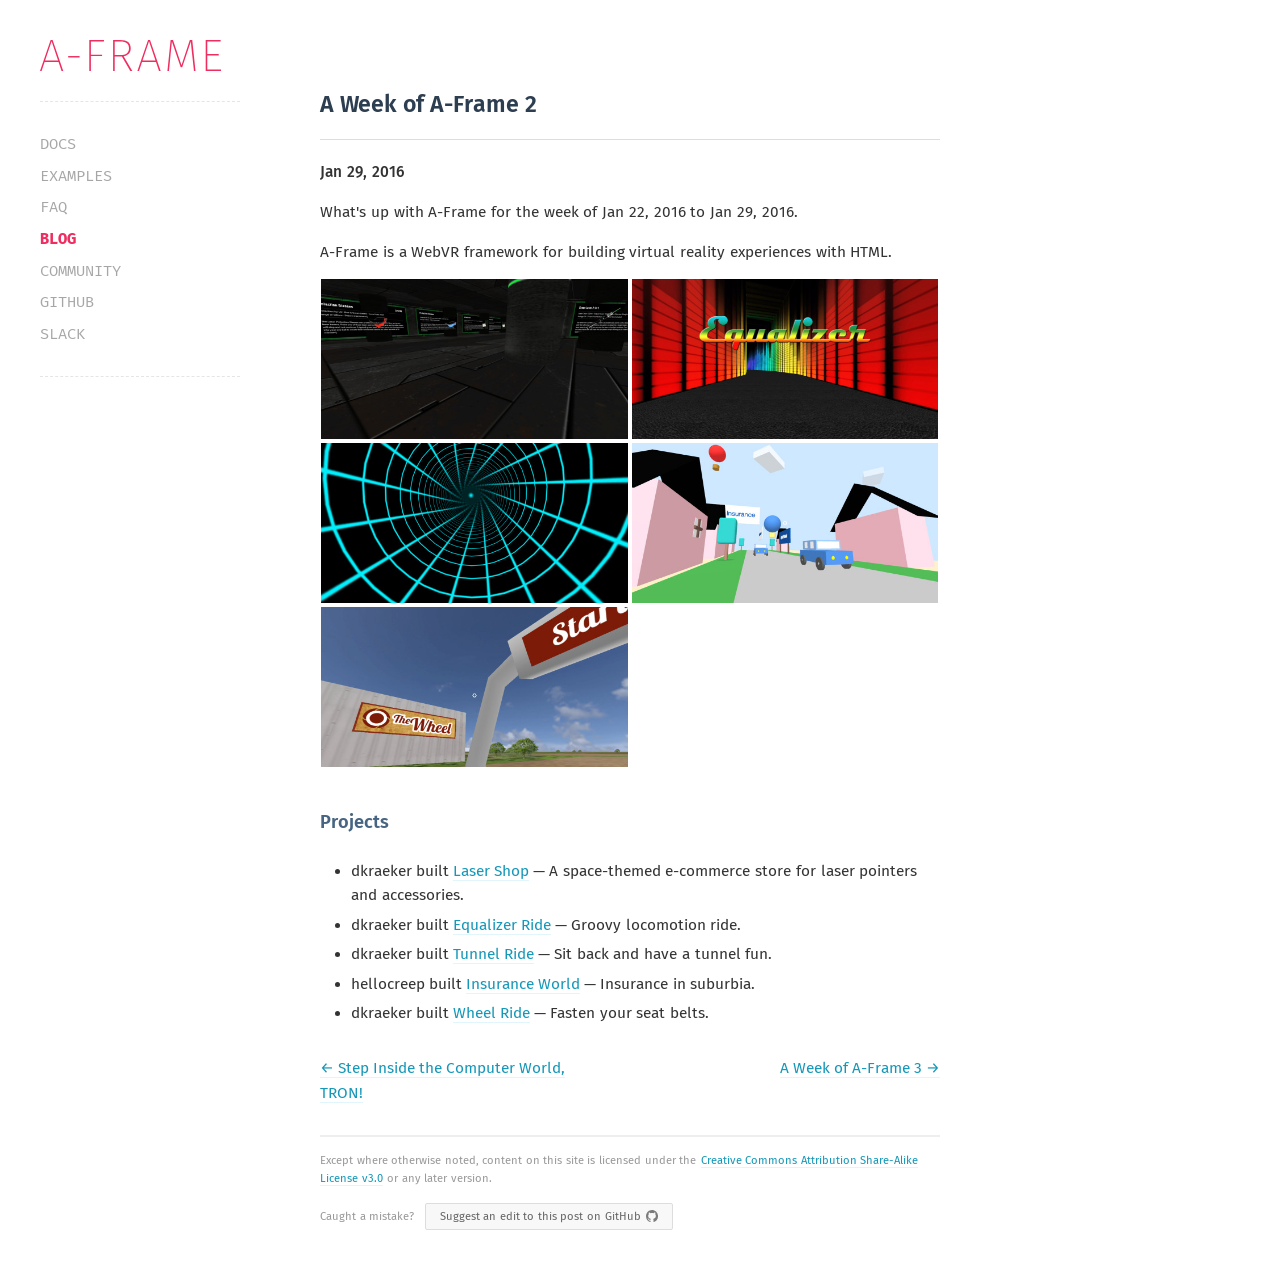
<file: blog/awoa-02/index.html>
<!DOCTYPE html>
<html lang="en" data-is-home="false" data-is-mobile="false" data-supports-vr="false" data-supports-touch="false" data-root-url="/" data-title="{title} | A-Frame" data-is-spa="false" data-ga-id="UA-24056643-4" data-aframe-version="0.2.0" data-docs-version="blog">
  <head>
    <title>A Week of A-Frame 2 – A-Frame</title>
    

<script>
var host = window.location.protocol + '//' + window.location.hostname;
if (host === 'http://aframe.io' || host === 'http://aframevr.github.io') {
  window.location.href = 'https:' + window.location.href.substring(6);
}
</script>


    <meta charset="utf-8">
    <meta name="robots" content="all">
    <meta name="description" content="A-Frame – Building Blocks for the VR Web">
    <meta name="viewport" content="width=device-width, initial-scale=1, maximum-scale=1">

    <link rel="canonical" href="https://aframe.io">
    <meta property="fb:app_id" content="1535794316743373">
    <meta property="og:title" content="A-Frame">
    <meta property="og:site_name" content="A-Frame">
    <meta property="og:type" content="website">
    <meta property="og:url" content="https://aframe.io">
    <meta property="og:description" content="Building Blocks for the VR Web">
    <meta property="og:image" content="http://aframe.io/images/card.png">
    <meta property="og:image:secure_url" content="https://aframe.io/images/card.png">

    <meta name="twitter:card" content="summary">
    <meta name="twitter:site" content="@aframevr">
    <meta name="twitter:creator" content="@aframevr">
    <meta name="twitter:title" content="A-Frame">
    <meta name="twitter:description" content="Building Blocks for the VR Web">
    <meta name="twitter:image" content="https://aframe.io/images/card.png">

    <meta name="mobile-web-app-capable" content="yes">
    <meta name="theme-color" content="black">
    <link rel="icon" sizes="192x192" href="https://aframe.io/images/aframe-logo-192.png">

    <meta name="apple-mobile-web-app-capable" content="yes">
    <meta name="apple-mobile-web-app-status-bar-style" content="black">
    <link rel="apple-touch-icon" href="https://aframe.io/images/aframe-logo-152.png">

    <link rel="alternate" type="application/rss+xml" title="Feed" href="https://aframe.io/feed.xml">

    <script src="/js/compat.js"></script>

    
      <link rel="stylesheet" href="/css/secondary.css">
    

    
<script>
  (function(i,s,o,g,r,a,m){i['GoogleAnalyticsObject']=r;i[r]=i[r]||function(){
  (i[r].q=i[r].q||[]).push(arguments)},i[r].l=1*new Date();a=s.createElement(o),
  m=s.getElementsByTagName(o)[0];a.async=1;a.src=g;m.parentNode.insertBefore(a,m)
  })(window,document,'script','//www.google-analytics.com/analytics.js','ga');

  ga('create', 'UA-24056643-4', 'auto');
  ga('send', 'pageview');
</script>


  </head>
  <body data-page-layout="blog" data-page-type="">
    
      <aside class="sidebar sidebar-mobile borderless-links c">
  <header id="header" class="header">
    <a href="#secondary-nav" class="mobile-nav-btn">Menu</a>
    <a id="logo" class="logo" href="/">
      <span class="logo__wordmark">A-Frame</span>
    </a>
  </header>
</aside>

    
    <main id="main" class="main">
      <aside class="sidebar borderless-links">
  

<div id="secondary-nav" class="secondary-nav">
  <header id="header" class="header">
    <a id="logo" class="logo" href="/">
      <span class="logo__wordmark">A-Frame</span>
    </a>
  </header>

  <ul id="nav" class="nav">
    
      <li  class="nav-item">
        <a href="/docs/0.2.0/guide/"
           class="nav-link nav-link-docs"
           
           >
          <span>Docs</span>
        </a>
      </li>
    
      <li  class="nav-item">
        <a href="/examples/"
           class="nav-link nav-link-docs"
           
           >
          <span>Examples</span>
        </a>
      </li>
    
      <li  class="nav-item">
        <a href="/faq/"
           class="nav-link nav-link-docs"
           
           >
          <span>FAQ</span>
        </a>
      </li>
    
      <li  class="nav-item">
        <a href="/blog/"
           class="nav-link nav-link-docs current"
           
           >
          <span>Blog</span>
        </a>
      </li>
    
      <li  class="nav-item">
        <a href="/community/"
           class="nav-link nav-link-docs"
           
           >
          <span>Community</span>
        </a>
      </li>
    
      <li  data-slug="github" class="nav-item">
        <a href="https://github.com/aframevr/aframe/"
           class="nav-link nav-link-docs"
            rel="external"
            title="A-Frame project repository on GitHub">
          <span>GitHub</span>
        </a>
      </li>
    
      <li  data-slug="slug" class="nav-item">
        <a href="https://aframevr-slack.herokuapp.com"
           class="nav-link nav-link-docs"
            rel="external"
            title="A-Frame Slack (sign up)">
          <span>Slack</span>
        </a>
      </li>
    
  </ul>
</div>


  <div class="list">
  </div>
</aside>

<div class="content content--blog copy post">
  <div class="copy__wrap">
    
      <article class="post post-full">
        <h1 class="hidden-visually">Blog</h1>
        <h2 class="post__heading">A Week of A-Frame 2</h2>
        <div class="post__metadata">
  <p class="post__timestamp">Jan 29, 2016</p>
  
</div>


        
          <p>What's up with A-Frame for the week of Jan 22, 2016 to Jan 29, 2016.</p>
          <p>A-Frame is a WebVR framework for building virtual reality experiences with HTML.</p>
          <div class="post__projects">
  
    
      <a href="http://vr.lasershop.ca/" title="Laser Shop"
         style="background-image: url(/images/awoa/laser-shop.jpg)"></a>
    
  
    
      <a href="http://drawvr.com/equalizer/" title="Equalizer Ride"
         style="background-image: url(/images/awoa/equalizer-ride.jpg)"></a>
    
  
    
      <a href="http://drawvr.com/tunnel/" title="Tunnel Ride"
         style="background-image: url(/images/awoa/tunnel-ride.jpg)"></a>
    
  
    
      <a href="https://hellocreep.github.io/webvr/" title="Insurance World"
         style="background-image: url(/images/awoa/insurance-world.jpg)"></a>
    
  
    
      <a href="http://drawvr.com/wheel/" title="Wheel Ride"
         style="background-image: url(/images/awoa/wheel-ride.jpg)"></a>
    
  
</div>

        

        


        

        
          
  <h3>Projects</h3>
  <ul class="post__projects-text">
    
      <li>
        <a class="blog-attribution" href="https://github.com/dkraeker">dkraeker</a> built <a href="http://vr.lasershop.ca/">Laser Shop</a> &mdash; <p>A space-themed e-commerce store for laser pointers and accessories.</p>

      </li>
    
      <li>
        <a class="blog-attribution" href="https://github.com/dkraeker">dkraeker</a> built <a href="http://drawvr.com/equalizer/">Equalizer Ride</a> &mdash; <p>Groovy locomotion ride.</p>

      </li>
    
      <li>
        <a class="blog-attribution" href="https://github.com/dkraeker">dkraeker</a> built <a href="http://drawvr.com/tunnel/">Tunnel Ride</a> &mdash; <p>Sit back and have a tunnel fun.</p>

      </li>
    
      <li>
        <a class="blog-attribution" href="https://github.com/hellocreep">hellocreep</a> built <a href="https://hellocreep.github.io/webvr/">Insurance World</a> &mdash; <p>Insurance in suburbia.</p>

      </li>
    
      <li>
        <a class="blog-attribution" href="https://github.com/dkraeker">dkraeker</a> built <a href="http://drawvr.com/wheel/">Wheel Ride</a> &mdash; <p>Fasten your seat belts.</p>

      </li>
    
  </ul>


          

          

        

        
      </article>

      <footer class="footer guide-links c">
        
        
        
        
          <span class="float-left"><a href="/blog/tron/" class="guide-link guide-link-left">← Step Inside the Computer World, TRON!</a></span>
        
        
          <span class="float-right"><a href="/blog/awoa-03/" class="guide-link guide-link-right">A Week of A-Frame 3 →</a></span>
        
      </footer>
    

    <footer class="footer footnote">
      <p>Except where otherwise noted, content on this site is licensed under the <a href="https://creativecommons.org/licenses/by-sa/3.0/" rel="external">Creative Commons Attribution Share-Alike License v3.0</a> or any later version.</p>
      
        <p>Caught a mistake? <br><br> <a href="https://github.com/aframevr/aframe-site/edit/master/src/_posts/awoa-02.md" class="github-file-link" rel="external">Suggest an edit to this post on GitHub</a></p>
      
    </footer>
  </div>
</div>

    </main>
    <script src="/js/common.js"></script>
    <script src="/js/ga.js"></script>
    <script src="/js/single-page.js"></script>
    
    
      <script src="/js/docs.js"></script>
    
  </body>
</html>
</file>
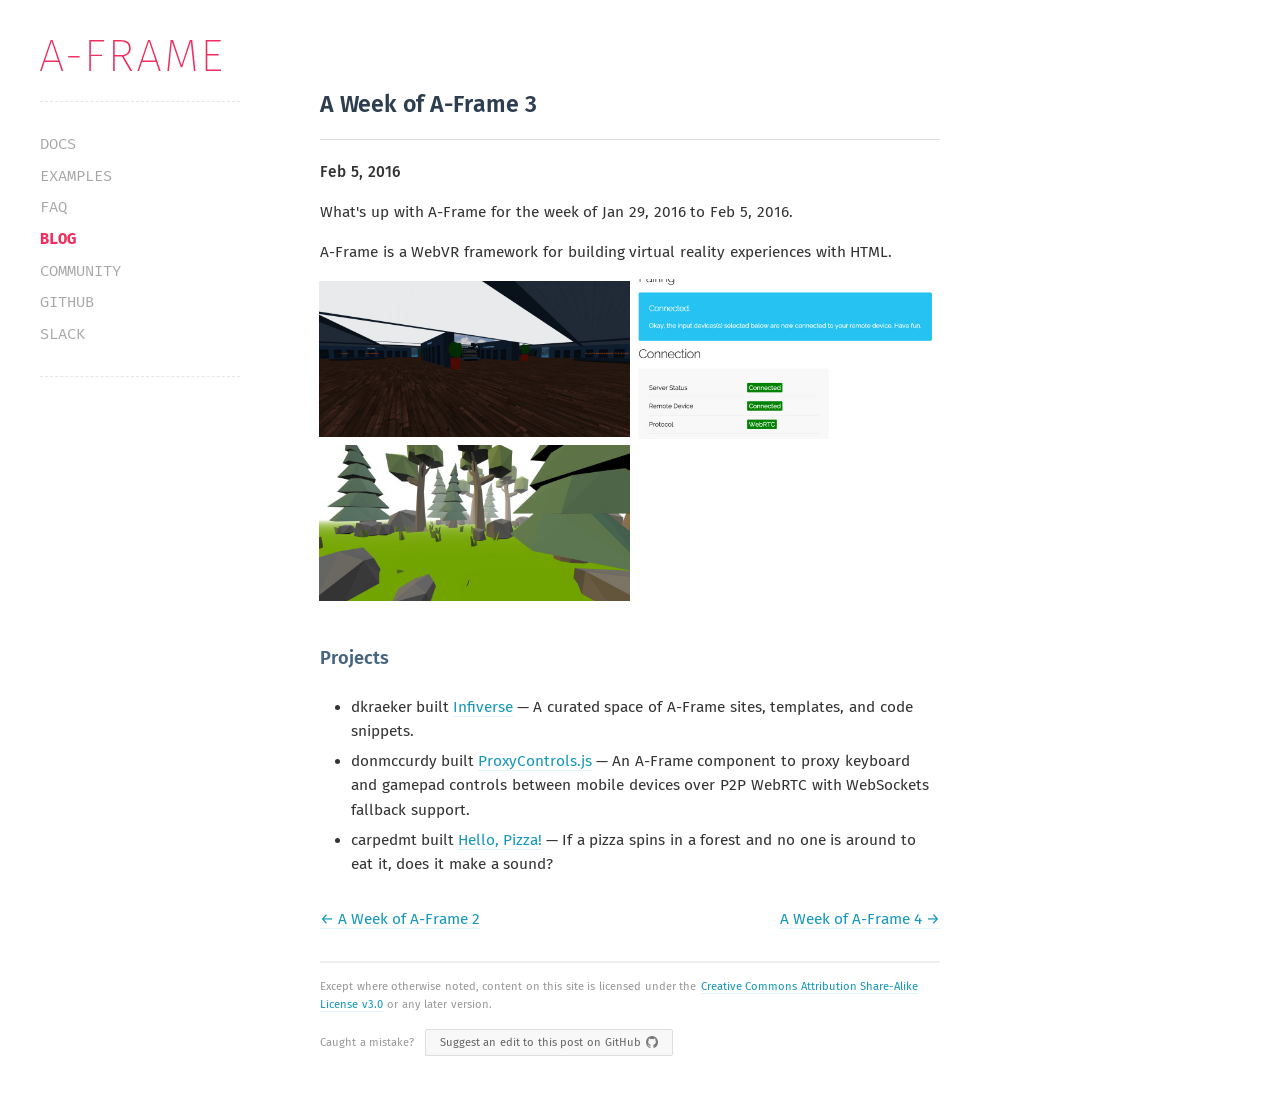
<file: blog/awoa-03/index.html>
<!DOCTYPE html>
<html lang="en" data-is-home="false" data-is-mobile="false" data-supports-vr="false" data-supports-touch="false" data-root-url="/" data-title="{title} | A-Frame" data-is-spa="false" data-ga-id="UA-24056643-4" data-aframe-version="0.2.0" data-docs-version="blog">
  <head>
    <title>A Week of A-Frame 3 – A-Frame</title>
    

<script>
var host = window.location.protocol + '//' + window.location.hostname;
if (host === 'http://aframe.io' || host === 'http://aframevr.github.io') {
  window.location.href = 'https:' + window.location.href.substring(6);
}
</script>


    <meta charset="utf-8">
    <meta name="robots" content="all">
    <meta name="description" content="A-Frame – Building Blocks for the VR Web">
    <meta name="viewport" content="width=device-width, initial-scale=1, maximum-scale=1">

    <link rel="canonical" href="https://aframe.io">
    <meta property="fb:app_id" content="1535794316743373">
    <meta property="og:title" content="A-Frame">
    <meta property="og:site_name" content="A-Frame">
    <meta property="og:type" content="website">
    <meta property="og:url" content="https://aframe.io">
    <meta property="og:description" content="Building Blocks for the VR Web">
    <meta property="og:image" content="http://aframe.io/images/card.png">
    <meta property="og:image:secure_url" content="https://aframe.io/images/card.png">

    <meta name="twitter:card" content="summary">
    <meta name="twitter:site" content="@aframevr">
    <meta name="twitter:creator" content="@aframevr">
    <meta name="twitter:title" content="A-Frame">
    <meta name="twitter:description" content="Building Blocks for the VR Web">
    <meta name="twitter:image" content="https://aframe.io/images/card.png">

    <meta name="mobile-web-app-capable" content="yes">
    <meta name="theme-color" content="black">
    <link rel="icon" sizes="192x192" href="https://aframe.io/images/aframe-logo-192.png">

    <meta name="apple-mobile-web-app-capable" content="yes">
    <meta name="apple-mobile-web-app-status-bar-style" content="black">
    <link rel="apple-touch-icon" href="https://aframe.io/images/aframe-logo-152.png">

    <link rel="alternate" type="application/rss+xml" title="Feed" href="https://aframe.io/feed.xml">

    <script src="/js/compat.js"></script>

    
      <link rel="stylesheet" href="/css/secondary.css">
    

    
<script>
  (function(i,s,o,g,r,a,m){i['GoogleAnalyticsObject']=r;i[r]=i[r]||function(){
  (i[r].q=i[r].q||[]).push(arguments)},i[r].l=1*new Date();a=s.createElement(o),
  m=s.getElementsByTagName(o)[0];a.async=1;a.src=g;m.parentNode.insertBefore(a,m)
  })(window,document,'script','//www.google-analytics.com/analytics.js','ga');

  ga('create', 'UA-24056643-4', 'auto');
  ga('send', 'pageview');
</script>


  </head>
  <body data-page-layout="blog" data-page-type="">
    
      <aside class="sidebar sidebar-mobile borderless-links c">
  <header id="header" class="header">
    <a href="#secondary-nav" class="mobile-nav-btn">Menu</a>
    <a id="logo" class="logo" href="/">
      <span class="logo__wordmark">A-Frame</span>
    </a>
  </header>
</aside>

    
    <main id="main" class="main">
      <aside class="sidebar borderless-links">
  

<div id="secondary-nav" class="secondary-nav">
  <header id="header" class="header">
    <a id="logo" class="logo" href="/">
      <span class="logo__wordmark">A-Frame</span>
    </a>
  </header>

  <ul id="nav" class="nav">
    
      <li  class="nav-item">
        <a href="/docs/0.2.0/guide/"
           class="nav-link nav-link-docs"
           
           >
          <span>Docs</span>
        </a>
      </li>
    
      <li  class="nav-item">
        <a href="/examples/"
           class="nav-link nav-link-docs"
           
           >
          <span>Examples</span>
        </a>
      </li>
    
      <li  class="nav-item">
        <a href="/faq/"
           class="nav-link nav-link-docs"
           
           >
          <span>FAQ</span>
        </a>
      </li>
    
      <li  class="nav-item">
        <a href="/blog/"
           class="nav-link nav-link-docs current"
           
           >
          <span>Blog</span>
        </a>
      </li>
    
      <li  class="nav-item">
        <a href="/community/"
           class="nav-link nav-link-docs"
           
           >
          <span>Community</span>
        </a>
      </li>
    
      <li  data-slug="github" class="nav-item">
        <a href="https://github.com/aframevr/aframe/"
           class="nav-link nav-link-docs"
            rel="external"
            title="A-Frame project repository on GitHub">
          <span>GitHub</span>
        </a>
      </li>
    
      <li  data-slug="slug" class="nav-item">
        <a href="https://aframevr-slack.herokuapp.com"
           class="nav-link nav-link-docs"
            rel="external"
            title="A-Frame Slack (sign up)">
          <span>Slack</span>
        </a>
      </li>
    
  </ul>
</div>


  <div class="list">
  </div>
</aside>

<div class="content content--blog copy post">
  <div class="copy__wrap">
    
      <article class="post post-full">
        <h1 class="hidden-visually">Blog</h1>
        <h2 class="post__heading">A Week of A-Frame 3</h2>
        <div class="post__metadata">
  <p class="post__timestamp">Feb 5, 2016</p>
  
</div>


        
          <p>What's up with A-Frame for the week of Jan 29, 2016 to Feb 5, 2016.</p>
          <p>A-Frame is a WebVR framework for building virtual reality experiences with HTML.</p>
          <div class="post__projects">
  
    
      <a href="http://infiverse.com/" title="Infiverse"
         style="background-image: url(/images/awoa/infiverse.jpg)"></a>
    
  
    
      <a href="https://proxy-controls.donmccurdy.com/" title="ProxyControls.js"
         style="background-image: url(/images/awoa/proxy-controls.jpg)"></a>
    
  
    
      <a href="http://carpedmt.github.io/" title="Hello, Pizza!"
         style="background-image: url(/images/awoa/hello-pizza.jpg)"></a>
    
  
</div>

        

        


        

        
          
  <h3>Projects</h3>
  <ul class="post__projects-text">
    
      <li>
        <a class="blog-attribution" href="https://github.com/dkraeker">dkraeker</a> built <a href="http://infiverse.com/">Infiverse</a> &mdash; <p>A curated space of A-Frame sites, templates, and code snippets.</p>

      </li>
    
      <li>
        <a class="blog-attribution" href="https://github.com/donmccurdy">donmccurdy</a> built <a href="https://proxy-controls.donmccurdy.com/">ProxyControls.js</a> &mdash; <p>An A-Frame component to proxy keyboard and gamepad controls between mobile devices over P2P WebRTC with WebSockets fallback support.</p>

      </li>
    
      <li>
        <a class="blog-attribution" href="https://github.com/carpedmt">carpedmt</a> built <a href="http://carpedmt.github.io/">Hello, Pizza!</a> &mdash; <p>If a pizza spins in a forest and no one is around to eat it, does it make a sound?</p>

      </li>
    
  </ul>


          

          

        

        
      </article>

      <footer class="footer guide-links c">
        
        
        
        
          <span class="float-left"><a href="/blog/awoa-02/" class="guide-link guide-link-left">← A Week of A-Frame 2</a></span>
        
        
          <span class="float-right"><a href="/blog/awoa-04/" class="guide-link guide-link-right">A Week of A-Frame 4 →</a></span>
        
      </footer>
    

    <footer class="footer footnote">
      <p>Except where otherwise noted, content on this site is licensed under the <a href="https://creativecommons.org/licenses/by-sa/3.0/" rel="external">Creative Commons Attribution Share-Alike License v3.0</a> or any later version.</p>
      
        <p>Caught a mistake? <br><br> <a href="https://github.com/aframevr/aframe-site/edit/master/src/_posts/awoa-03.md" class="github-file-link" rel="external">Suggest an edit to this post on GitHub</a></p>
      
    </footer>
  </div>
</div>

    </main>
    <script src="/js/common.js"></script>
    <script src="/js/ga.js"></script>
    <script src="/js/single-page.js"></script>
    
    
      <script src="/js/docs.js"></script>
    
  </body>
</html>
</file>
<file: css/index.css>
.gutter pre {
  color: #999;
}
pre {
  color: #525252;
}
pre .function .keyword,
pre .constant {
  color: #0092db;
}
pre .keyword,
pre .attribute {
  color: #e96900;
}
pre .number,
pre .literal {
  color: #ae81ff;
}
pre .tag,
pre .tag .title,
pre .change,
pre .winutils,
pre .flow,
pre .lisp .title,
pre .clojure .built_in,
pre .nginx .title,
pre .tex .special {
  color: #fefefe;
}
pre .class .title {
  color: #fff;
}
pre .symbol,
pre .symbol .string,
pre .value,
pre .regexp {
  color: #4b8;
}
pre .title {
  color: #a6e22e;
}
pre .tag .value,
pre .string,
pre .subst,
pre .haskell .type,
pre .preprocessor,
pre .ruby .class .parent,
pre .built_in,
pre .sql .aggregate,
pre .django .template_tag,
pre .django .variable,
pre .smalltalk .class,
pre .javadoc,
pre .django .filter .argument,
pre .smalltalk .localvars,
pre .smalltalk .array,
pre .attr_selector,
pre .pseudo,
pre .addition,
pre .stream,
pre .envvar,
pre .apache .tag,
pre .apache .cbracket,
pre .tex .command,
pre .prompt {
  color: #4b8;
}
pre .comment,
pre .java .annotation,
pre .python .decorator,
pre .template_comment,
pre .pi,
pre .doctype,
pre .deletion,
pre .shebang,
pre .apache .sqbracket,
pre .tex .formula {
  color: #b3b3b3;
}
pre .coffeescript .javascript,
pre .javascript .xml,
pre .tex .formula,
pre .xml .javascript,
pre .xml .vbscript,
pre .xml .css,
pre .xml .cdata {
  opacity: 0.5;
}
@font-face {
  font-family: Fira Sans;
  src: url("../fonts/fira/eot/FiraSans-Hair.eot");
  src: local('Fira Sans Hair'), url("../fonts/fira/eot/FiraSans-Hair.eot") format('embedded-opentype'), url("../fonts/fira/woff2/FiraSans-Hair.woff2") format('woff2'), url("../fonts/fira/woff/FiraSans-Hair.woff") format('woff'), url("../fonts/fira/ttf/FiraSans-Hair.ttf") format('truetype');
  font-weight: 100;
  font-style: normal;
}
@font-face {
  font-family: Fira Sans;
  src: url("../fonts/fira/eot/FiraSans-HairItalic.eot");
  src: local('Fira Sans Hair Italic'), url("../fonts/fira/eot/FiraSans-HairItalic.eot") format('embedded-opentype'), url("../fonts/fira/woff2/FiraSans-HairItalic.woff2") format('woff2'), url("../fonts/fira/woff/FiraSans-HairItalic.woff") format('woff'), url("../fonts/fira/ttf/FiraSans-HairItalic.ttf") format('truetype');
  font-weight: 100;
  font-style: italic;
}
@font-face {
  font-family: Fira Sans;
  src: url("../fonts/fira/eot/FiraSans-UltraLight.eot");
  src: local('Fira Sans UltraLight'), url("../fonts/fira/eot/FiraSans-UltraLight.eot") format('embedded-opentype'), url("../fonts/fira/woff2/FiraSans-UltraLight.woff2") format('woff2'), url("../fonts/fira/woff/FiraSans-UltraLight.woff") format('woff'), url("../fonts/fira/ttf/FiraSans-UltraLight.ttf") format('truetype');
  font-weight: 200;
  font-style: normal;
}
@font-face {
  font-family: Fira Sans;
  src: url("../fonts/fira/eot/FiraSans-UltraLightItalic.eot");
  src: local('Fira Sans UltraLight Italic'), url("../fonts/fira/eot/FiraSans-UltraLightItalic.eot") format('embedded-opentype'), url("../fonts/fira/woff2/FiraSans-UltraLightItalic.woff2") format('woff2'), url("../fonts/fira/woff/FiraSans-UltraLightItalic.woff") format('woff'), url("../fonts/fira/ttf/FiraSans-UltraLightItalic.ttf") format('truetype');
  font-weight: 200;
  font-style: italic;
}
@font-face {
  font-family: Fira Sans;
  src: url("../fonts/fira/eot/FiraSans-Light.eot");
  src: local('Fira Sans Light'), url("../fonts/fira/eot/FiraSans-Light.eot") format('embedded-opentype'), url("../fonts/fira/woff2/FiraSans-Light.woff2") format('woff2'), url("../fonts/fira/woff/FiraSans-Light.woff") format('woff'), url("../fonts/fira/ttf/FiraSans-Light.ttf") format('truetype');
  font-weight: 300;
  font-style: normal;
}
@font-face {
  font-family: Fira Sans;
  src: url("../fonts/fira/eot/FiraSans-LightItalic.eot");
  src: local('Fira Sans Light Italic'), url("../fonts/fira/eot/FiraSans-LightItalic.eot") format('embedded-opentype'), url("../fonts/fira/woff2/FiraSans-LightItalic.woff2") format('woff2'), url("../fonts/fira/woff/FiraSans-LightItalic.woff") format('woff'), url("../fonts/fira/ttf/FiraSans-LightItalic.ttf") format('truetype');
  font-weight: 300;
  font-style: italic;
}
@font-face {
  font-family: Fira Sans;
  src: url("../fonts/fira/eot/FiraSans-Regular.eot");
  src: local('Fira Sans Regular'), url("../fonts/fira/eot/FiraSans-Regular.eot") format('embedded-opentype'), url("../fonts/fira/woff2/FiraSans-Regular.woff2") format('woff2'), url("../fonts/fira/woff/FiraSans-Regular.woff") format('woff'), url("../fonts/fira/ttf/FiraSans-Regular.ttf") format('truetype');
  font-weight: 400;
  font-style: normal;
}
@font-face {
  font-family: Fira Sans;
  src: url("../fonts/fira/eot/FiraSans-Italic.eot");
  src: local('Fira Sans Regular Italic'), url("../fonts/fira/eot/FiraSans-Italic.eot") format('embedded-opentype'), url("../fonts/fira/woff2/FiraSans-Italic.woff2") format('woff2'), url("../fonts/fira/woff/FiraSans-Italic.woff") format('woff'), url("../fonts/fira/ttf/FiraSans-Italic.ttf") format('truetype');
  font-weight: 400;
  font-style: italic;
}
@font-face {
  font-family: Fira Sans;
  src: url("../fonts/fira/eot/FiraSans-Medium.eot");
  src: local('Fira Sans Medium'), url("../fonts/fira/eot/FiraSans-Medium.eot") format('embedded-opentype'), url("../fonts/fira/woff2/FiraSans-Medium.woff2") format('woff2'), url("../fonts/fira/woff/FiraSans-Medium.woff") format('woff'), url("../fonts/fira/ttf/FiraSans-Medium.ttf") format('truetype');
  font-weight: 500;
  font-style: normal;
}
@font-face {
  font-family: Fira Sans;
  src: url("../fonts/fira/eot/FiraSans-MediumItalic.eot");
  src: local('Fira Sans Medium Italic'), url("../fonts/fira/eot/FiraSans-MediumItalic.eot") format('embedded-opentype'), url("../fonts/fira/woff2/FiraSans-MediumItalic.woff2") format('woff2'), url("../fonts/fira/woff/FiraSans-MediumItalic.woff") format('woff'), url("../fonts/fira/ttf/FiraSans-MediumItalic.ttf") format('truetype');
  font-weight: 500;
  font-style: italic;
}
@font-face {
  font-family: Fira Sans;
  src: url("../fonts/fira/eot/FiraSans-SemiBold.eot");
  src: local('Fira Sans SemiBold'), url("../fonts/fira/eot/FiraSans-SemiBold.eot") format('embedded-opentype'), url("../fonts/fira/woff2/FiraSans-SemiBold.woff2") format('woff2'), url("../fonts/fira/woff/FiraSans-SemiBold.woff") format('woff'), url("../fonts/fira/ttf/FiraSans-SemiBold.ttf") format('truetype');
  font-weight: 600;
  font-style: normal;
}
@font-face {
  font-family: Fira Sans;
  src: url("../fonts/fira/eot/FiraSans-SemiBoldItalic.eot");
  src: local('Fira Sans SemiBold Italic'), url("../fonts/fira/eot/FiraSans-SemiBoldItalic.eot") format('embedded-opentype'), url("../fonts/fira/woff2/FiraSans-SemiBoldItalic.woff2") format('woff2'), url("../fonts/fira/woff/FiraSans-SemiBoldItalic.woff") format('woff'), url("../fonts/fira/ttf/FiraSans-SemiBoldItalic.ttf") format('truetype');
  font-weight: 600;
  font-style: italic;
}
@font-face {
  font-family: Fira Sans;
  src: url("../fonts/fira/eot/FiraSans-Bold.eot");
  src: local('Fira Sans Bold'), url("../fonts/fira/eot/FiraSans-Bold.eot") format('embedded-opentype'), url("../fonts/fira/woff2/FiraSans-Bold.woff2") format('woff2'), url("../fonts/fira/woff/FiraSans-Bold.woff") format('woff'), url("../fonts/fira/ttf/FiraSans-Bold.ttf") format('truetype');
  font-weight: 700;
  font-style: normal;
}
@font-face {
  font-family: Fira Sans;
  src: url("../fonts/fira/eot/FiraSans-BoldItalic.eot");
  src: local('Fira Sans Bold Italic'), url("../fonts/fira/eot/FiraSans-BoldItalic.eot") format('embedded-opentype'), url("../fonts/fira/woff2/FiraSans-BoldItalic.woff2") format('woff2'), url("../fonts/fira/woff/FiraSans-BoldItalic.woff") format('woff'), url("../fonts/fira/ttf/FiraSans-BoldItalic.ttf") format('truetype');
  font-weight: 700;
  font-style: italic;
}
@font-face {
  font-family: Fira Sans;
  src: url("../fonts/fira/eot/FiraSans-ExtraBold.eot");
  src: local('Fira Sans ExtraBold'), url("../fonts/fira/eot/FiraSans-ExtraBold.eot") format('embedded-opentype'), url("../fonts/fira/woff2/FiraSans-ExtraBold.woff2") format('woff2'), url("../fonts/fira/woff/FiraSans-ExtraBold.woff") format('woff'), url("../fonts/fira/ttf/FiraSans-ExtraBold.ttf") format('truetype');
  font-weight: 800;
  font-style: normal;
}
@font-face {
  font-family: Fira Sans;
  src: url("../fonts/fira/eot/FiraSans-ExtraBoldItalic.eot");
  src: local('Fira Sans ExtraBold Italic'), url("../fonts/fira/eot/FiraSans-ExtraBoldItalic.eot") format('embedded-opentype'), url("../fonts/fira/woff2/FiraSans-ExtraBoldItalic.woff2") format('woff2'), url("../fonts/fira/woff/FiraSans-ExtraBoldItalic.woff") format('woff'), url("../fonts/fira/ttf/FiraSans-ExtraBoldItalic.ttf") format('truetype');
  font-weight: 800;
  font-style: italic;
}
@font-face {
  font-family: Fira Sans;
  src: url("../fonts/fira/eot/FiraSans-Heavy.eot");
  src: local('Fira Sans Heavy'), url("../fonts/fira/eot/FiraSans-Heavy.eot") format('embedded-opentype'), url("../fonts/fira/woff2/FiraSans-Heavy.woff2") format('woff2'), url("../fonts/fira/woff/FiraSans-Heavy.woff") format('woff'), url("../fonts/fira/ttf/FiraSans-Heavy.ttf") format('truetype');
  font-weight: 900;
  font-style: normal;
}
@font-face {
  font-family: Fira Sans;
  src: url("../fonts/fira/eot/FiraSans-HeavyItalic.eot");
  src: local('Fira Sans Heavy Italic'), url("../fonts/fira/eot/FiraSans-HeavyItalic.eot") format('embedded-opentype'), url("../fonts/fira/woff2/FiraSans-HeavyItalic.woff2") format('woff2'), url("../fonts/fira/woff/FiraSans-HeavyItalic.woff") format('woff'), url("../fonts/fira/ttf/FiraSans-HeavyItalic.ttf") format('truetype');
  font-weight: 900;
  font-style: italic;
}
@font-face {
  font-family: Fira Mono;
  src: url("../fonts/fira/eot/FiraMono-Regular.eot");
  src: local('Fira Mono'), url("../fonts/fira/eot/FiraMono-Regular.eot") format('embedded-opentype'), url("../fonts/fira/woff2/FiraMono-Regular.woff2") format('woff2'), url("../fonts/fira/woff/FiraMono-Regular.woff") format('woff'), url("../fonts/fira/ttf/FiraMono-Regular.ttf") format('truetype');
  font-weight: 400;
  font-style: normal;
}
@font-face {
  font-family: Fira Mono;
  src: url("../fonts/fira/eot/FiraMono-Bold.eot");
  src: local('Fira Mono Bold'), url("../fonts/fira/eot/FiraMono-Bold.eot") format('embedded-opentype'), url("../fonts/fira/woff2/FiraMono-Bold.woff2") format('woff2'), url("../fonts/fira/woff/FiraMono-Bold.woff") format('woff'), url("../fonts/fira/ttf/FiraMono-Bold.ttf") format('truetype');
  font-weight: 600;
  font-style: normal;
}
* {
  margin: 0;
  padding: 0;
  box-sizing: border-box;
}
html,
body {
  height: 100%;
}
html {
  font-size: 14px;
}
body {
  font: 400 1.1rem/1.6 Fira Sans, Helvetica, Arial, sans-serif;
  color: #333;
}
.font-loaded-sans body {
  font-family: Fira Sans, Helvetica, Arial, sans-serif;
}
iframe,
img,
button,
input[type=button],
.btn {
  border: 0;
}
.borderless-links a,
a.borderless-links,
a.borderless-link {
  border: 0;
}
.hidden-visually {
  border: 0;
  clip: rect(0 0 0 0);
  height: 1px;
  margin: -1px;
  overflow: hidden;
  padding: 0;
  position: absolute;
  width: 1px;
}
strong {
  font-weight: 600;
}
code,
pre {
  font-size: 0.9rem;
  font-family: Fira Mono, Andale Mono, Monaco, Courier, monospace;
}
.font-loaded-mono code,
.font-loaded-mono pre {
  font-family: Fira Mono, Andale Mono, Monaco, Courier, monospace;
}
code code,
p code,
li code,
dd code {
  font-weight: 600;
  padding: 0 0.25ch;
}
p {
  word-spacing: 0.05em;
}
h1,
h2,
h3,
h4 {
  font-weight: 600;
  color: #8fbef0;
}
.btn {
  cursor: pointer;
  font: inherit;
}
.copy__wrap {
  max-width: 700px;
}
.sidebar__wrap,
.copy__wrap {
  padding: 40px;
}
.nav,
.subnav {
  list-style-type: none;
}
.copy a.btn {
  font-size: 0.9em;
  color: #fff;
  margin: 0.2em 0;
  max-width: 180px;
  text-align: center;
  padding: 12px 24px;
  display: inline-block;
  vertical-align: middle;
}
.copy img {
  max-width: 100%;
}
.copy span.light {
  color: #7f8c8d;
}
.copy span.info {
  font-size: 0.85em;
  display: inline-block;
  vertical-align: middle;
  width: 280px;
  margin-left: 20px;
}
.copy h1 {
  margin: 0;
}
.copy h2 {
  margin: 2em 0 0.8em;
  padding-bottom: 0.7em;
  border-bottom: 1px solid #ddd;
}
.copy h3 {
  color: #476582;
}
.copy h3,
.copy h3 code {
  font-size: 1.3rem;
}
.copy h3,
.copy h4 {
  margin: 2em 0 1.2em;
  position: relative;
}
.copy figure,
.copy p,
.copy ul,
.copy ol,
.copy table {
  margin: 15px 0;
}
.copy figure:last-child + .footer,
.copy p:last-child + .footer,
.copy ul:last-child + .footer,
.copy ol:last-child + .footer,
.copy table:last-child + .footer {
  margin-bottom: 0;
}
.copy p,
.copy ul,
.copy ol,
.copy table {
  line-height: 1.6;
}
.copy ul,
.copy ol {
  padding-left: 1.5em;
}
.copy blockquote {
  margin: 2em 0;
  padding-left: 20px;
  border-left: 4px solid #4b8;
}
.copy blockquote p {
  font-weight: 400;
  margin-left: 0;
}
.copy iframe {
  margin: 1em 0;
}
.copy p + h2,
.copy table + table {
  margin-top: 1.5em;
}
.copy .tip {
  background-color: #f8f8f8;
  border-bottom-right-radius: 2px;
  border-left: 4px solid #ef2d5e;
  border-top-right-radius: 2px;
  margin: 2em 0;
  padding: 1.5em 2em;
  position: relative;
}
.copy .tip:before {
  position: absolute;
  top: 14px;
  left: -12px;
  background-color: #ef2d5e;
  color: #fff;
  content: "!";
  width: 20px;
  height: 20px;
  border-radius: 100%;
  text-align: center;
  line-height: 20px;
  font-weight: bold;
  font-size: 14px;
}
.copy .tip.tip--dark {
  background-color: rgba(0,0,0,0.5);
  border-left-color: rgba(239,45,94,0.5);
}
.copy .tip.tip--dark:before {
  background-color: #ef2d5e;
  border: 2px solid #000;
  color: #fff;
  left: -14px;
}
.copy .tip.tip--thin {
  font-size: 0.9rem;
  padding: 1rem 2rem;
}
.copy .tip.tip--thin:before {
  top: 0.75rem;
}
.copy .tip p:first-child {
  margin-top: 0;
}
.copy .tip p:last-child {
  margin-bottom: 0;
}
.copy ul {
  list-style: disc;
  margin-left: 1em;
  padding-left: 1em;
}
.copy ul ul {
  margin-bottom: 0;
  margin-top: 0;
}
.copy ol {
  list-style: decimal;
  margin-left: 1em;
  padding-left: 1em;
}
.copy ol ol {
  list-style: circle;
}
.copy li + li,
.copy ul ul li,
.copy ol ol li {
  margin-top: 0.35rem;
}
.logo__wordmark {
  background: url("../images/aframe-name-pink.svg") no-repeat;
  display: block;
  height: 31px;
  margin-bottom: 30px;
  text-indent: -9999px;
}
.float-left {
  float: left;
}
.float-right {
  float: right;
}
.c:after {
  clear: both;
  content: "";
  display: table;
}
@media screen and (max-width: 800px) {
  .sidebar__wrap,
  .copy__wrap {
    padding: 20px;
  }
  .logo__wordmark {
    margin-bottom: 20px;
  }
}
@font-face {
  font-family: Fira Sans;
  src: url("../fonts/fira/eot/FiraSans-Hair.eot");
  src: local('Fira Sans Hair'), url("../fonts/fira/eot/FiraSans-Hair.eot") format('embedded-opentype'), url("../fonts/fira/woff2/FiraSans-Hair.woff2") format('woff2'), url("../fonts/fira/woff/FiraSans-Hair.woff") format('woff'), url("../fonts/fira/ttf/FiraSans-Hair.ttf") format('truetype');
  font-weight: 100;
  font-style: normal;
}
@font-face {
  font-family: Fira Sans;
  src: url("../fonts/fira/eot/FiraSans-HairItalic.eot");
  src: local('Fira Sans Hair Italic'), url("../fonts/fira/eot/FiraSans-HairItalic.eot") format('embedded-opentype'), url("../fonts/fira/woff2/FiraSans-HairItalic.woff2") format('woff2'), url("../fonts/fira/woff/FiraSans-HairItalic.woff") format('woff'), url("../fonts/fira/ttf/FiraSans-HairItalic.ttf") format('truetype');
  font-weight: 100;
  font-style: italic;
}
@font-face {
  font-family: Fira Sans;
  src: url("../fonts/fira/eot/FiraSans-UltraLight.eot");
  src: local('Fira Sans UltraLight'), url("../fonts/fira/eot/FiraSans-UltraLight.eot") format('embedded-opentype'), url("../fonts/fira/woff2/FiraSans-UltraLight.woff2") format('woff2'), url("../fonts/fira/woff/FiraSans-UltraLight.woff") format('woff'), url("../fonts/fira/ttf/FiraSans-UltraLight.ttf") format('truetype');
  font-weight: 200;
  font-style: normal;
}
@font-face {
  font-family: Fira Sans;
  src: url("../fonts/fira/eot/FiraSans-UltraLightItalic.eot");
  src: local('Fira Sans UltraLight Italic'), url("../fonts/fira/eot/FiraSans-UltraLightItalic.eot") format('embedded-opentype'), url("../fonts/fira/woff2/FiraSans-UltraLightItalic.woff2") format('woff2'), url("../fonts/fira/woff/FiraSans-UltraLightItalic.woff") format('woff'), url("../fonts/fira/ttf/FiraSans-UltraLightItalic.ttf") format('truetype');
  font-weight: 200;
  font-style: italic;
}
@font-face {
  font-family: Fira Sans;
  src: url("../fonts/fira/eot/FiraSans-Light.eot");
  src: local('Fira Sans Light'), url("../fonts/fira/eot/FiraSans-Light.eot") format('embedded-opentype'), url("../fonts/fira/woff2/FiraSans-Light.woff2") format('woff2'), url("../fonts/fira/woff/FiraSans-Light.woff") format('woff'), url("../fonts/fira/ttf/FiraSans-Light.ttf") format('truetype');
  font-weight: 300;
  font-style: normal;
}
@font-face {
  font-family: Fira Sans;
  src: url("../fonts/fira/eot/FiraSans-LightItalic.eot");
  src: local('Fira Sans Light Italic'), url("../fonts/fira/eot/FiraSans-LightItalic.eot") format('embedded-opentype'), url("../fonts/fira/woff2/FiraSans-LightItalic.woff2") format('woff2'), url("../fonts/fira/woff/FiraSans-LightItalic.woff") format('woff'), url("../fonts/fira/ttf/FiraSans-LightItalic.ttf") format('truetype');
  font-weight: 300;
  font-style: italic;
}
@font-face {
  font-family: Fira Sans;
  src: url("../fonts/fira/eot/FiraSans-Regular.eot");
  src: local('Fira Sans Regular'), url("../fonts/fira/eot/FiraSans-Regular.eot") format('embedded-opentype'), url("../fonts/fira/woff2/FiraSans-Regular.woff2") format('woff2'), url("../fonts/fira/woff/FiraSans-Regular.woff") format('woff'), url("../fonts/fira/ttf/FiraSans-Regular.ttf") format('truetype');
  font-weight: 400;
  font-style: normal;
}
@font-face {
  font-family: Fira Sans;
  src: url("../fonts/fira/eot/FiraSans-Italic.eot");
  src: local('Fira Sans Regular Italic'), url("../fonts/fira/eot/FiraSans-Italic.eot") format('embedded-opentype'), url("../fonts/fira/woff2/FiraSans-Italic.woff2") format('woff2'), url("../fonts/fira/woff/FiraSans-Italic.woff") format('woff'), url("../fonts/fira/ttf/FiraSans-Italic.ttf") format('truetype');
  font-weight: 400;
  font-style: italic;
}
@font-face {
  font-family: Fira Sans;
  src: url("../fonts/fira/eot/FiraSans-Medium.eot");
  src: local('Fira Sans Medium'), url("../fonts/fira/eot/FiraSans-Medium.eot") format('embedded-opentype'), url("../fonts/fira/woff2/FiraSans-Medium.woff2") format('woff2'), url("../fonts/fira/woff/FiraSans-Medium.woff") format('woff'), url("../fonts/fira/ttf/FiraSans-Medium.ttf") format('truetype');
  font-weight: 500;
  font-style: normal;
}
@font-face {
  font-family: Fira Sans;
  src: url("../fonts/fira/eot/FiraSans-MediumItalic.eot");
  src: local('Fira Sans Medium Italic'), url("../fonts/fira/eot/FiraSans-MediumItalic.eot") format('embedded-opentype'), url("../fonts/fira/woff2/FiraSans-MediumItalic.woff2") format('woff2'), url("../fonts/fira/woff/FiraSans-MediumItalic.woff") format('woff'), url("../fonts/fira/ttf/FiraSans-MediumItalic.ttf") format('truetype');
  font-weight: 500;
  font-style: italic;
}
@font-face {
  font-family: Fira Sans;
  src: url("../fonts/fira/eot/FiraSans-SemiBold.eot");
  src: local('Fira Sans SemiBold'), url("../fonts/fira/eot/FiraSans-SemiBold.eot") format('embedded-opentype'), url("../fonts/fira/woff2/FiraSans-SemiBold.woff2") format('woff2'), url("../fonts/fira/woff/FiraSans-SemiBold.woff") format('woff'), url("../fonts/fira/ttf/FiraSans-SemiBold.ttf") format('truetype');
  font-weight: 600;
  font-style: normal;
}
@font-face {
  font-family: Fira Sans;
  src: url("../fonts/fira/eot/FiraSans-SemiBoldItalic.eot");
  src: local('Fira Sans SemiBold Italic'), url("../fonts/fira/eot/FiraSans-SemiBoldItalic.eot") format('embedded-opentype'), url("../fonts/fira/woff2/FiraSans-SemiBoldItalic.woff2") format('woff2'), url("../fonts/fira/woff/FiraSans-SemiBoldItalic.woff") format('woff'), url("../fonts/fira/ttf/FiraSans-SemiBoldItalic.ttf") format('truetype');
  font-weight: 600;
  font-style: italic;
}
@font-face {
  font-family: Fira Sans;
  src: url("../fonts/fira/eot/FiraSans-Bold.eot");
  src: local('Fira Sans Bold'), url("../fonts/fira/eot/FiraSans-Bold.eot") format('embedded-opentype'), url("../fonts/fira/woff2/FiraSans-Bold.woff2") format('woff2'), url("../fonts/fira/woff/FiraSans-Bold.woff") format('woff'), url("../fonts/fira/ttf/FiraSans-Bold.ttf") format('truetype');
  font-weight: 700;
  font-style: normal;
}
@font-face {
  font-family: Fira Sans;
  src: url("../fonts/fira/eot/FiraSans-BoldItalic.eot");
  src: local('Fira Sans Bold Italic'), url("../fonts/fira/eot/FiraSans-BoldItalic.eot") format('embedded-opentype'), url("../fonts/fira/woff2/FiraSans-BoldItalic.woff2") format('woff2'), url("../fonts/fira/woff/FiraSans-BoldItalic.woff") format('woff'), url("../fonts/fira/ttf/FiraSans-BoldItalic.ttf") format('truetype');
  font-weight: 700;
  font-style: italic;
}
@font-face {
  font-family: Fira Sans;
  src: url("../fonts/fira/eot/FiraSans-ExtraBold.eot");
  src: local('Fira Sans ExtraBold'), url("../fonts/fira/eot/FiraSans-ExtraBold.eot") format('embedded-opentype'), url("../fonts/fira/woff2/FiraSans-ExtraBold.woff2") format('woff2'), url("../fonts/fira/woff/FiraSans-ExtraBold.woff") format('woff'), url("../fonts/fira/ttf/FiraSans-ExtraBold.ttf") format('truetype');
  font-weight: 800;
  font-style: normal;
}
@font-face {
  font-family: Fira Sans;
  src: url("../fonts/fira/eot/FiraSans-ExtraBoldItalic.eot");
  src: local('Fira Sans ExtraBold Italic'), url("../fonts/fira/eot/FiraSans-ExtraBoldItalic.eot") format('embedded-opentype'), url("../fonts/fira/woff2/FiraSans-ExtraBoldItalic.woff2") format('woff2'), url("../fonts/fira/woff/FiraSans-ExtraBoldItalic.woff") format('woff'), url("../fonts/fira/ttf/FiraSans-ExtraBoldItalic.ttf") format('truetype');
  font-weight: 800;
  font-style: italic;
}
@font-face {
  font-family: Fira Sans;
  src: url("../fonts/fira/eot/FiraSans-Heavy.eot");
  src: local('Fira Sans Heavy'), url("../fonts/fira/eot/FiraSans-Heavy.eot") format('embedded-opentype'), url("../fonts/fira/woff2/FiraSans-Heavy.woff2") format('woff2'), url("../fonts/fira/woff/FiraSans-Heavy.woff") format('woff'), url("../fonts/fira/ttf/FiraSans-Heavy.ttf") format('truetype');
  font-weight: 900;
  font-style: normal;
}
@font-face {
  font-family: Fira Sans;
  src: url("../fonts/fira/eot/FiraSans-HeavyItalic.eot");
  src: local('Fira Sans Heavy Italic'), url("../fonts/fira/eot/FiraSans-HeavyItalic.eot") format('embedded-opentype'), url("../fonts/fira/woff2/FiraSans-HeavyItalic.woff2") format('woff2'), url("../fonts/fira/woff/FiraSans-HeavyItalic.woff") format('woff'), url("../fonts/fira/ttf/FiraSans-HeavyItalic.ttf") format('truetype');
  font-weight: 900;
  font-style: italic;
}
@font-face {
  font-family: Fira Mono;
  src: url("../fonts/fira/eot/FiraMono-Regular.eot");
  src: local('Fira Mono'), url("../fonts/fira/eot/FiraMono-Regular.eot") format('embedded-opentype'), url("../fonts/fira/woff2/FiraMono-Regular.woff2") format('woff2'), url("../fonts/fira/woff/FiraMono-Regular.woff") format('woff'), url("../fonts/fira/ttf/FiraMono-Regular.ttf") format('truetype');
  font-weight: 400;
  font-style: normal;
}
@font-face {
  font-family: Fira Mono;
  src: url("../fonts/fira/eot/FiraMono-Bold.eot");
  src: local('Fira Mono Bold'), url("../fonts/fira/eot/FiraMono-Bold.eot") format('embedded-opentype'), url("../fonts/fira/woff2/FiraMono-Bold.woff2") format('woff2'), url("../fonts/fira/woff/FiraMono-Bold.woff") format('woff'), url("../fonts/fira/ttf/FiraMono-Bold.ttf") format('truetype');
  font-weight: 600;
  font-style: normal;
}
code,
pre,
.example__viewsource,
.sidebar .page-title,
.menu-item a {
  font-family: Fira Mono, Andale Mono, Monaco, Courier, monospace;
}
.font-loaded-mono code,
.font-loaded-mono pre,
.font-loaded-mono .example__viewsource,
.font-loaded-mono .sidebar .page-title,
.font-loaded-mono .menu-item a {
  font-family: Fira Mono, Andale Mono, Monaco, Courier, monospace;
}
.hidden {
  display: !important;
}
em {
  color: #7f8c8d;
}
html[data-is-home="true"] {
  min-width: 1000px;
}
body {
  color: #fff;
}
a {
  border-bottom: 1px solid rgba(255,255,255,0.15);
  color: rgba(255,255,255,0.5);
  text-decoration: none;
}
a:hover {
  border-bottom-color: rgba(255,255,255,0.3);
  color: rgba(255,255,255,0.75);
}
a:active,
a.click {
  border-bottom-color: rgba(255,255,255,0.5);
  color: #fff;
}
ul {
  list-style-type: none;
}
.logo__wordmark {
  background: url("../images/logo.png") no-repeat;
}
.sidebar {
  background: #372f4c;
  -webkit-overflow-scrolling: touch;
  -ms-overflow-style: none;
  width: 260px;
}
.sidebar::-webkit-scrollbar {
  width: 0 !important;
}
.sidebar .page-title {
  font-size: 15px;
  color: #8fbef0;
  font-weight: 100;
  letter-spacing: 0.02em;
}
.example__iframe {
  height: 100vh;
  width: 100%;
  background-color: #ececec;
}
.examples-list {
  border-top: 1px dashed #fff;
  padding-top: 20px;
}
.main {
  background: #372f4c;
  display: flex;
  height: 100%;
}
.sidebar,
.content {
  position: relative;
}
.sidebar {
  max-width: 400px;
  overflow-x: hidden;
}
.sidebar__wrap {
  height: 100vh;
  position: relative;
  overflow-y: auto;
}
.content {
  flex: 1;
  overflow-y: auto;
  display: flex;
  flex-direction: column;
}
.example__viewsource {
  background: rgba(0,0,0,0.35);
  color: #fff;
  display: block;
  font-size: 12px;
  line-height: 1.5;
  padding: 5px 10px;
  position: absolute;
  text-transform: uppercase;
  top: 5px;
  right: 5px;
  z-index: 2;
}
.example__viewsource[href="#"] {
  display: none;
}
.example__viewsource:active,
.example__viewsource:hover {
  background-color: #ef2d5e;
}
.aframe-animation .example__viewsource {
  display: none;
}
[data-is-mobile="true"] .example__viewsource {
  display: none;
}
.page__title {
  line-height: 1.3;
  font-size: 36px;
  font-weight: 600;
}
.subnav-link {
  font-size: 16px;
  font-weight: 300;
  margin-left: -3px;
  padding: 2px 4px 2px 3px;
  display: block;
  transition: 0.05s color ease;
  color: #fff;
  width: 100%;
}
.subnav-link:hover {
  background-color: rgba(0,0,0,0.05);
  color: #fff;
}
.subnav-link:active,
.subnav-link.click {
  background-color: rgba(0,0,0,0.5);
}
.subnav-link.current,
.subnav-link.current:hover {
  font-weight: 500;
  color: #fff;
}
.example-nav {
  margin-top: 3rem;
}
.example-nav-link {
  border: 0;
  height: 100%;
  font-size: 2rem;
  font-weight: 600;
  display: inline-block;
  padding: 0.5rem 1rem;
  margin: -0.5rem -1rem;
  width: 50%;
}
.example-nav-link span {
  display: none;
}
.example-nav-next {
  text-align: right;
}
/*
// Use this version if adding to side bar
.credits
    border-top 1px dashed rgba(255,255,255,0.5)
    background url(../images/mozvr-mozilla.svg) 100% 50% no-repeat
    background-size 100% 100%
    height 60px
    padding-top 20px
    margin 40px 0 20px
*/
.credits {
  background: url("../images/mozvr-white.svg") 45% 60% no-repeat;
  background-size: 80% 80%;
  position: absolute;
  bottom: 0;
  right: 0;
  height: 50px;
  width: 90px;
  margin: 0px 20px 20px;
}
.credits:hover {
  background-color: rgba(0,0,0,0.1);
}
.examples-subnav {
  margin-top: 0.5rem;
}
.btn-index {
  color: #fff;
}
.content--index {
  flex-direction: row;
}
.content--index .aframe-animation {
  background-color: #24caff;
  position: relative;
  width: 65%;
}
.content--index .copy__wrap {
  width: 35%;
  min-width: 440px;
}
.content--index .slogan {
  color: #fff;
  font-size: 2.5rem;
  font-weight: 300;
  line-height: 1.2;
  letter-spacing: -0.05rem;
}
.content--index .intro {
  color: #fff;
  font-size: 1.4rem;
  font-weight: 300;
  line-height: 1.4;
  width: 350px;
}
.content--index .disclaimer {
  color: rgba(255,255,255,0.5);
}
.menu {
  margin-bottom: 60px;
}
.menu-item {
  display: inline-block;
}
.menu-item a {
  text-transform: uppercase;
  color: rgba(0,0,0,0.75);
  margin-right: 20px;
  border: none;
}
.menu-item a:hover {
  color: #000;
  background-color: rgba(0,0,0,0.02);
  border-bottom: 1px solid rgba(0,0,0,0.5);
}
.get-started {
  background-color: #fff;
  border: 3px solid #fff;
  color: #000;
  display: inline-block;
  font-size: 15px;
  font-weight: 300;
  letter-spacing: 0.05rem;
  margin-top: 2rem;
  padding: 8px 30px;
  text-align: center;
  text-transform: uppercase;
  transition: 0.05s ease;
}
.get-started:hover {
  background-color: #fff;
  color: #ef2d5e;
}
.get-started:active {
  opacity: 0.8;
}
.mobile-get-started {
  display: none;
}
@media screen and (max-width: 399px) {
  #logo {
    max-width: 40vw;
  }
}
@media screen and (min-width: 480px) {
  .example__viewsource {
    top: 20px;
    right: 20px;
  }
}
@media screen and (min-width: 800px) {
  .example__viewsource {
    top: 30px;
    right: 30px;
  }
}
@media only screen and (max-device-width: 736px) and (orientation: landscape) {
  .sidebar {
    display: none;
  }
}
[data-is-android="true"] [data-supports-android="false"],
[data-is-ios="true"] [data-supports-ios="false"] {
  display: none !important;
}
</file>
<file: css/secondary.css>
.gutter pre {
  color: #999;
}
pre {
  color: #525252;
}
pre .function .keyword,
pre .constant {
  color: #0092db;
}
pre .keyword,
pre .attribute {
  color: #e96900;
}
pre .number,
pre .literal {
  color: #ae81ff;
}
pre .tag,
pre .tag .title,
pre .change,
pre .winutils,
pre .flow,
pre .lisp .title,
pre .clojure .built_in,
pre .nginx .title,
pre .tex .special {
  color: #2973b7;
}
pre .class .title {
  color: #fff;
}
pre .symbol,
pre .symbol .string,
pre .value,
pre .regexp {
  color: #4b8;
}
pre .title {
  color: #a6e22e;
}
pre .tag .value,
pre .string,
pre .subst,
pre .haskell .type,
pre .preprocessor,
pre .ruby .class .parent,
pre .built_in,
pre .sql .aggregate,
pre .django .template_tag,
pre .django .variable,
pre .smalltalk .class,
pre .javadoc,
pre .django .filter .argument,
pre .smalltalk .localvars,
pre .smalltalk .array,
pre .attr_selector,
pre .pseudo,
pre .addition,
pre .stream,
pre .envvar,
pre .apache .tag,
pre .apache .cbracket,
pre .tex .command,
pre .prompt {
  color: #4b8;
}
pre .comment,
pre .java .annotation,
pre .python .decorator,
pre .template_comment,
pre .pi,
pre .doctype,
pre .deletion,
pre .shebang,
pre .apache .sqbracket,
pre .tex .formula {
  color: #b3b3b3;
}
pre .coffeescript .javascript,
pre .javascript .xml,
pre .tex .formula,
pre .xml .javascript,
pre .xml .vbscript,
pre .xml .css,
pre .xml .cdata {
  opacity: 0.5;
}
@font-face {
  font-family: Fira Sans;
  src: url("../fonts/fira/eot/FiraSans-Hair.eot");
  src: local('Fira Sans Hair'), url("../fonts/fira/eot/FiraSans-Hair.eot") format('embedded-opentype'), url("../fonts/fira/woff2/FiraSans-Hair.woff2") format('woff2'), url("../fonts/fira/woff/FiraSans-Hair.woff") format('woff'), url("../fonts/fira/ttf/FiraSans-Hair.ttf") format('truetype');
  font-weight: 100;
  font-style: normal;
}
@font-face {
  font-family: Fira Sans;
  src: url("../fonts/fira/eot/FiraSans-HairItalic.eot");
  src: local('Fira Sans Hair Italic'), url("../fonts/fira/eot/FiraSans-HairItalic.eot") format('embedded-opentype'), url("../fonts/fira/woff2/FiraSans-HairItalic.woff2") format('woff2'), url("../fonts/fira/woff/FiraSans-HairItalic.woff") format('woff'), url("../fonts/fira/ttf/FiraSans-HairItalic.ttf") format('truetype');
  font-weight: 100;
  font-style: italic;
}
@font-face {
  font-family: Fira Sans;
  src: url("../fonts/fira/eot/FiraSans-UltraLight.eot");
  src: local('Fira Sans UltraLight'), url("../fonts/fira/eot/FiraSans-UltraLight.eot") format('embedded-opentype'), url("../fonts/fira/woff2/FiraSans-UltraLight.woff2") format('woff2'), url("../fonts/fira/woff/FiraSans-UltraLight.woff") format('woff'), url("../fonts/fira/ttf/FiraSans-UltraLight.ttf") format('truetype');
  font-weight: 200;
  font-style: normal;
}
@font-face {
  font-family: Fira Sans;
  src: url("../fonts/fira/eot/FiraSans-UltraLightItalic.eot");
  src: local('Fira Sans UltraLight Italic'), url("../fonts/fira/eot/FiraSans-UltraLightItalic.eot") format('embedded-opentype'), url("../fonts/fira/woff2/FiraSans-UltraLightItalic.woff2") format('woff2'), url("../fonts/fira/woff/FiraSans-UltraLightItalic.woff") format('woff'), url("../fonts/fira/ttf/FiraSans-UltraLightItalic.ttf") format('truetype');
  font-weight: 200;
  font-style: italic;
}
@font-face {
  font-family: Fira Sans;
  src: url("../fonts/fira/eot/FiraSans-Light.eot");
  src: local('Fira Sans Light'), url("../fonts/fira/eot/FiraSans-Light.eot") format('embedded-opentype'), url("../fonts/fira/woff2/FiraSans-Light.woff2") format('woff2'), url("../fonts/fira/woff/FiraSans-Light.woff") format('woff'), url("../fonts/fira/ttf/FiraSans-Light.ttf") format('truetype');
  font-weight: 300;
  font-style: normal;
}
@font-face {
  font-family: Fira Sans;
  src: url("../fonts/fira/eot/FiraSans-LightItalic.eot");
  src: local('Fira Sans Light Italic'), url("../fonts/fira/eot/FiraSans-LightItalic.eot") format('embedded-opentype'), url("../fonts/fira/woff2/FiraSans-LightItalic.woff2") format('woff2'), url("../fonts/fira/woff/FiraSans-LightItalic.woff") format('woff'), url("../fonts/fira/ttf/FiraSans-LightItalic.ttf") format('truetype');
  font-weight: 300;
  font-style: italic;
}
@font-face {
  font-family: Fira Sans;
  src: url("../fonts/fira/eot/FiraSans-Regular.eot");
  src: local('Fira Sans Regular'), url("../fonts/fira/eot/FiraSans-Regular.eot") format('embedded-opentype'), url("../fonts/fira/woff2/FiraSans-Regular.woff2") format('woff2'), url("../fonts/fira/woff/FiraSans-Regular.woff") format('woff'), url("../fonts/fira/ttf/FiraSans-Regular.ttf") format('truetype');
  font-weight: 400;
  font-style: normal;
}
@font-face {
  font-family: Fira Sans;
  src: url("../fonts/fira/eot/FiraSans-Italic.eot");
  src: local('Fira Sans Regular Italic'), url("../fonts/fira/eot/FiraSans-Italic.eot") format('embedded-opentype'), url("../fonts/fira/woff2/FiraSans-Italic.woff2") format('woff2'), url("../fonts/fira/woff/FiraSans-Italic.woff") format('woff'), url("../fonts/fira/ttf/FiraSans-Italic.ttf") format('truetype');
  font-weight: 400;
  font-style: italic;
}
@font-face {
  font-family: Fira Sans;
  src: url("../fonts/fira/eot/FiraSans-Medium.eot");
  src: local('Fira Sans Medium'), url("../fonts/fira/eot/FiraSans-Medium.eot") format('embedded-opentype'), url("../fonts/fira/woff2/FiraSans-Medium.woff2") format('woff2'), url("../fonts/fira/woff/FiraSans-Medium.woff") format('woff'), url("../fonts/fira/ttf/FiraSans-Medium.ttf") format('truetype');
  font-weight: 500;
  font-style: normal;
}
@font-face {
  font-family: Fira Sans;
  src: url("../fonts/fira/eot/FiraSans-MediumItalic.eot");
  src: local('Fira Sans Medium Italic'), url("../fonts/fira/eot/FiraSans-MediumItalic.eot") format('embedded-opentype'), url("../fonts/fira/woff2/FiraSans-MediumItalic.woff2") format('woff2'), url("../fonts/fira/woff/FiraSans-MediumItalic.woff") format('woff'), url("../fonts/fira/ttf/FiraSans-MediumItalic.ttf") format('truetype');
  font-weight: 500;
  font-style: italic;
}
@font-face {
  font-family: Fira Sans;
  src: url("../fonts/fira/eot/FiraSans-SemiBold.eot");
  src: local('Fira Sans SemiBold'), url("../fonts/fira/eot/FiraSans-SemiBold.eot") format('embedded-opentype'), url("../fonts/fira/woff2/FiraSans-SemiBold.woff2") format('woff2'), url("../fonts/fira/woff/FiraSans-SemiBold.woff") format('woff'), url("../fonts/fira/ttf/FiraSans-SemiBold.ttf") format('truetype');
  font-weight: 600;
  font-style: normal;
}
@font-face {
  font-family: Fira Sans;
  src: url("../fonts/fira/eot/FiraSans-SemiBoldItalic.eot");
  src: local('Fira Sans SemiBold Italic'), url("../fonts/fira/eot/FiraSans-SemiBoldItalic.eot") format('embedded-opentype'), url("../fonts/fira/woff2/FiraSans-SemiBoldItalic.woff2") format('woff2'), url("../fonts/fira/woff/FiraSans-SemiBoldItalic.woff") format('woff'), url("../fonts/fira/ttf/FiraSans-SemiBoldItalic.ttf") format('truetype');
  font-weight: 600;
  font-style: italic;
}
@font-face {
  font-family: Fira Sans;
  src: url("../fonts/fira/eot/FiraSans-Bold.eot");
  src: local('Fira Sans Bold'), url("../fonts/fira/eot/FiraSans-Bold.eot") format('embedded-opentype'), url("../fonts/fira/woff2/FiraSans-Bold.woff2") format('woff2'), url("../fonts/fira/woff/FiraSans-Bold.woff") format('woff'), url("../fonts/fira/ttf/FiraSans-Bold.ttf") format('truetype');
  font-weight: 700;
  font-style: normal;
}
@font-face {
  font-family: Fira Sans;
  src: url("../fonts/fira/eot/FiraSans-BoldItalic.eot");
  src: local('Fira Sans Bold Italic'), url("../fonts/fira/eot/FiraSans-BoldItalic.eot") format('embedded-opentype'), url("../fonts/fira/woff2/FiraSans-BoldItalic.woff2") format('woff2'), url("../fonts/fira/woff/FiraSans-BoldItalic.woff") format('woff'), url("../fonts/fira/ttf/FiraSans-BoldItalic.ttf") format('truetype');
  font-weight: 700;
  font-style: italic;
}
@font-face {
  font-family: Fira Sans;
  src: url("../fonts/fira/eot/FiraSans-ExtraBold.eot");
  src: local('Fira Sans ExtraBold'), url("../fonts/fira/eot/FiraSans-ExtraBold.eot") format('embedded-opentype'), url("../fonts/fira/woff2/FiraSans-ExtraBold.woff2") format('woff2'), url("../fonts/fira/woff/FiraSans-ExtraBold.woff") format('woff'), url("../fonts/fira/ttf/FiraSans-ExtraBold.ttf") format('truetype');
  font-weight: 800;
  font-style: normal;
}
@font-face {
  font-family: Fira Sans;
  src: url("../fonts/fira/eot/FiraSans-ExtraBoldItalic.eot");
  src: local('Fira Sans ExtraBold Italic'), url("../fonts/fira/eot/FiraSans-ExtraBoldItalic.eot") format('embedded-opentype'), url("../fonts/fira/woff2/FiraSans-ExtraBoldItalic.woff2") format('woff2'), url("../fonts/fira/woff/FiraSans-ExtraBoldItalic.woff") format('woff'), url("../fonts/fira/ttf/FiraSans-ExtraBoldItalic.ttf") format('truetype');
  font-weight: 800;
  font-style: italic;
}
@font-face {
  font-family: Fira Sans;
  src: url("../fonts/fira/eot/FiraSans-Heavy.eot");
  src: local('Fira Sans Heavy'), url("../fonts/fira/eot/FiraSans-Heavy.eot") format('embedded-opentype'), url("../fonts/fira/woff2/FiraSans-Heavy.woff2") format('woff2'), url("../fonts/fira/woff/FiraSans-Heavy.woff") format('woff'), url("../fonts/fira/ttf/FiraSans-Heavy.ttf") format('truetype');
  font-weight: 900;
  font-style: normal;
}
@font-face {
  font-family: Fira Sans;
  src: url("../fonts/fira/eot/FiraSans-HeavyItalic.eot");
  src: local('Fira Sans Heavy Italic'), url("../fonts/fira/eot/FiraSans-HeavyItalic.eot") format('embedded-opentype'), url("../fonts/fira/woff2/FiraSans-HeavyItalic.woff2") format('woff2'), url("../fonts/fira/woff/FiraSans-HeavyItalic.woff") format('woff'), url("../fonts/fira/ttf/FiraSans-HeavyItalic.ttf") format('truetype');
  font-weight: 900;
  font-style: italic;
}
@font-face {
  font-family: Fira Mono;
  src: url("../fonts/fira/eot/FiraMono-Regular.eot");
  src: local('Fira Mono'), url("../fonts/fira/eot/FiraMono-Regular.eot") format('embedded-opentype'), url("../fonts/fira/woff2/FiraMono-Regular.woff2") format('woff2'), url("../fonts/fira/woff/FiraMono-Regular.woff") format('woff'), url("../fonts/fira/ttf/FiraMono-Regular.ttf") format('truetype');
  font-weight: 400;
  font-style: normal;
}
@font-face {
  font-family: Fira Mono;
  src: url("../fonts/fira/eot/FiraMono-Bold.eot");
  src: local('Fira Mono Bold'), url("../fonts/fira/eot/FiraMono-Bold.eot") format('embedded-opentype'), url("../fonts/fira/woff2/FiraMono-Bold.woff2") format('woff2'), url("../fonts/fira/woff/FiraMono-Bold.woff") format('woff'), url("../fonts/fira/ttf/FiraMono-Bold.ttf") format('truetype');
  font-weight: 600;
  font-style: normal;
}
* {
  margin: 0;
  padding: 0;
  box-sizing: border-box;
}
html,
body {
  height: 100%;
}
html {
  font-size: 14px;
}
body {
  font: 400 1.1rem/1.6 Fira Sans, Helvetica, Arial, sans-serif;
  color: #333;
}
.font-loaded-sans body {
  font-family: Fira Sans, Helvetica, Arial, sans-serif;
}
iframe,
img,
button,
input[type=button],
.btn {
  border: 0;
}
.borderless-links a,
a.borderless-links,
a.borderless-link {
  border: 0;
}
.hidden-visually {
  border: 0;
  clip: rect(0 0 0 0);
  height: 1px;
  margin: -1px;
  overflow: hidden;
  padding: 0;
  position: absolute;
  width: 1px;
}
strong {
  font-weight: 600;
}
code,
pre {
  font-size: 0.9rem;
  font-family: Fira Mono, Andale Mono, Monaco, Courier, monospace;
}
.font-loaded-mono code,
.font-loaded-mono pre {
  font-family: Fira Mono, Andale Mono, Monaco, Courier, monospace;
}
code code,
p code,
li code,
dd code {
  font-weight: 600;
  padding: 0 0.25ch;
}
p {
  word-spacing: 0.05em;
}
h1,
h2,
h3,
h4 {
  font-weight: 600;
  color: #2c3e50;
}
.btn {
  cursor: pointer;
  font: inherit;
}
.copy__wrap {
  max-width: 700px;
}
.sidebar__wrap,
.copy__wrap {
  padding: 40px;
}
.nav,
.subnav {
  list-style-type: none;
}
.copy a.btn {
  font-size: 0.9em;
  color: #fff;
  margin: 0.2em 0;
  max-width: 180px;
  text-align: center;
  padding: 12px 24px;
  display: inline-block;
  vertical-align: middle;
}
.copy img {
  max-width: 100%;
}
.copy span.light {
  color: #7f8c8d;
}
.copy span.info {
  font-size: 0.85em;
  display: inline-block;
  vertical-align: middle;
  width: 280px;
  margin-left: 20px;
}
.copy h1 {
  margin: 0;
}
.copy h2 {
  margin: 2em 0 0.8em;
  padding-bottom: 0.7em;
  border-bottom: 1px solid #ddd;
}
.copy h3 {
  color: #476582;
}
.copy h3,
.copy h3 code {
  font-size: 1.3rem;
}
.copy h3,
.copy h4 {
  margin: 2em 0 1.2em;
  position: relative;
}
.copy figure,
.copy p,
.copy ul,
.copy ol,
.copy table {
  margin: 15px 0;
}
.copy figure:last-child + .footer,
.copy p:last-child + .footer,
.copy ul:last-child + .footer,
.copy ol:last-child + .footer,
.copy table:last-child + .footer {
  margin-bottom: 0;
}
.copy p,
.copy ul,
.copy ol,
.copy table {
  line-height: 1.6;
}
.copy ul,
.copy ol {
  padding-left: 1.5em;
}
.copy blockquote {
  margin: 2em 0;
  padding-left: 20px;
  border-left: 4px solid #4b8;
}
.copy blockquote p {
  font-weight: 400;
  margin-left: 0;
}
.copy iframe {
  margin: 1em 0;
}
.copy p + h2,
.copy table + table {
  margin-top: 1.5em;
}
.copy .tip {
  background-color: #f8f8f8;
  border-bottom-right-radius: 2px;
  border-left: 4px solid #ef2d5e;
  border-top-right-radius: 2px;
  margin: 2em 0;
  padding: 1.5em 2em;
  position: relative;
}
.copy .tip:before {
  position: absolute;
  top: 14px;
  left: -12px;
  background-color: #ef2d5e;
  color: #fff;
  content: "!";
  width: 20px;
  height: 20px;
  border-radius: 100%;
  text-align: center;
  line-height: 20px;
  font-weight: bold;
  font-size: 14px;
}
.copy .tip.tip--dark {
  background-color: rgba(0,0,0,0.5);
  border-left-color: rgba(239,45,94,0.5);
}
.copy .tip.tip--dark:before {
  background-color: #ef2d5e;
  border: 2px solid #000;
  color: #fff;
  left: -14px;
}
.copy .tip.tip--thin {
  font-size: 0.9rem;
  padding: 1rem 2rem;
}
.copy .tip.tip--thin:before {
  top: 0.75rem;
}
.copy .tip p:first-child {
  margin-top: 0;
}
.copy .tip p:last-child {
  margin-bottom: 0;
}
.copy ul {
  list-style: disc;
  margin-left: 1em;
  padding-left: 1em;
}
.copy ul ul {
  margin-bottom: 0;
  margin-top: 0;
}
.copy ol {
  list-style: decimal;
  margin-left: 1em;
  padding-left: 1em;
}
.copy ol ol {
  list-style: circle;
}
.copy li + li,
.copy ul ul li,
.copy ol ol li {
  margin-top: 0.35rem;
}
.logo__wordmark {
  background: url("../images/aframe-name-pink.svg") no-repeat;
  display: block;
  height: 31px;
  margin-bottom: 30px;
  text-indent: -9999px;
}
.float-left {
  float: left;
}
.float-right {
  float: right;
}
.c:after {
  clear: both;
  content: "";
  display: table;
}
@media screen and (max-width: 800px) {
  .sidebar__wrap,
  .copy__wrap {
    padding: 20px;
  }
  .logo__wordmark {
    margin-bottom: 20px;
  }
}
.content--structured .page__section,
.section-title,
.install-note,
.mobile-nav-btn {
  font-family: Fira Mono, Andale Mono, Monaco, Courier, monospace;
}
.font-loaded-mono .content--structured .page__section,
.font-loaded-mono .section-title,
.font-loaded-mono .install-note,
.font-loaded-mono .mobile-nav-btn {
  font-family: Fira Mono, Andale Mono, Monaco, Courier, monospace;
}
a {
  border-bottom: 1px solid rgba(53,196,232,0.15);
  color: #1497b8;
  position: relative;
  text-decoration: none;
  transition: 0.05s ease;
}
a:hover {
  border-bottom-color: rgba(53,196,232,0.3);
  color: #0d5e73;
}
a:active,
a.click {
  border-bottom-color: rgba(53,196,232,0.6);
  color: rgba(53,196,232,0.9);
  top: 1px;
  left: 0.5px;
}
.copy p a {
  margin: 0 1px;
}
.nav {
  border-top: 1px dashed rgba(0,0,0,0.1);
  border-bottom: 1px dashed rgba(0,0,0,0.1);
  margin-bottom: 30px;
  padding: 30px 0;
}
.nav-link {
  color: rgba(0,0,0,0.35);
  display: block;
  padding: 0.25rem 0;
  transition: 0.05s color ease;
}
.nav-link:hover {
  color: rgba(0,0,0,0.75);
}
.nav-link:active {
  color: rgba(0,0,0,0.85);
}
.nav-link.current,
.nav-link.active,
.nav-link.current:hover,
.nav-link.active:hover {
  color: #ef2d5e;
  font-weight: 600;
}
.nav-link-disabled {
  pointer-events: none;
}
.nav-item {
  font-family: Fira Mono, Andale Mono, Monaco, Courier, monospace;
  text-transform: uppercase;
}
.nav-item:first-child .nav-link {
  padding-top: 0;
}
.nav-item:last-child .nav-link {
  padding-bottom: 0;
}
.subnav-link {
  display: block;
  color: rgba(0,0,0,0.35);
  text-indent: -10px;
  padding-left: 10px;
  transition: 0.05s color ease;
  width: 100%;
}
.subnav-link:hover {
  color: rgba(0,0,0,0.75);
}
.subnav-link:active {
  color: rgba(0,0,0,0.85);
}
.subnav-link.current,
.subnav-link.active,
.subnav-link.current:hover,
.subnav-link.active:hover {
  color: #333;
  font-weight: 500;
}
.example__iframe {
  height: 100vh;
  width: 100%;
}
.main {
  display: flex;
}
.sidebar {
  padding: 40px;
  width: 280px;
}
.content {
  flex: 1;
}
.content {
  display: flex;
  flex-direction: column;
}
.page__title {
  font: 600 36px/1.3 Fira Sans, Helvetica, Arial, sans-serif;
}
.font-loaded-sans .page__title {
  font-family: Fira Sans, Helvetica, Arial, sans-serif;
}
.copy .footnote {
  border-top: 2px solid #eee;
  clear: both;
  color: #999;
  font-size: 0.8rem;
  margin-top: 30px;
}
.copy .footnote br {
  display: none;
}
.copy .footnote .github-file-link {
  margin-left: 0.5rem;
}
.guide-links {
  margin-top: 30px;
}
.copy__wrap > table {
  border-collapse: collapse;
  width: 100%;
}
.copy__wrap > table th,
.copy__wrap > table td {
  padding: 4px 8px;
}
.copy__wrap > table th {
  background: #2ac;
  color: #fff;
  font-size: 0.9rem;
  font-weight: 400;
  line-height: 1.8;
  text-align: left;
  white-space: nowrap;
}
.copy__wrap > table th + th {
  border-left: 1px solid rgba(255,255,255,0.1);
}
.copy__wrap > table td {
  background: #fff;
  font-size: 0.9rem;
  vertical-align: top;
}
.copy__wrap > table tr:not(:last-child) td {
  border-bottom: 1px solid #eee;
}
.content--structured .page__section {
  font-size: 11px;
  font-weight: 600;
  line-height: 1.2;
  margin: 0 0 5px;
  text-transform: uppercase;
}
.content--structured .page__section a {
  display: block;
}
.section-title,
.subnav-label {
  font-size: 11px;
  line-height: 1.2;
  padding: 5px 0 10px;
  text-transform: uppercase;
}
.section-title-active {
  font-weight: 600;
}
.section-title-link {
  display: block;
  margin: -5px 0 -10px;
  padding: 5px 0 10px;
}
.section-subnav {
  margin-bottom: 10px;
}
.copy .post__heading {
  margin-bottom: 0;
}
.post__projects {
  display: flex;
  flex-wrap: wrap;
  margin: 15px 0 25px -1px;
}
.post__projects a {
  background-position: center;
  background-repeat: no-repeat;
  background-size: cover;
  border: 2px solid transparent;
  height: 160px;
  margin-bottom: 4px;
  width: 50%;
}
.post__projects a:hover {
  border-color: #35c5e9;
}
.post-listing .post__projects a:nth-child(2) ~ a {
  display: none;
}
.post__projects-text li p {
  display: inline;
}
.post__projects-text .blog-attribution {
  border: none;
  color: #333;
}
.post__timestamp {
  font-weight: 500;
}
.post__author:before {
  content: "\00a0|\00a0";
}
.post__metadata {
  align-items: center;
  display: flex;
}
.post__metadata p {
  margin: 20px 0 0;
}
.post__image {
  display: block;
  margin-top: 20px;
}
.post .guide-links .float-right {
  text-align: right;
}
.post .guide-links span {
  max-width: 40%;
}
.section-title-active {
  cursor: pointer;
}
.section-title-link-active {
  cursor: pointer;
  pointer-events: none;
}
.section-title {
  margin-top: 15px;
}
.subnav-item + .subnav-item {
  margin-top: 0.25rem;
}
.highlight {
  position: relative;
  background-color: #f8f8f8;
  padding: 0.2em 0.2em 0.1em;
  line-height: 1.1em;
  border-radius: 2px;
  overflow-x: auto;
}
.highlight table,
.highlight tr,
.highlight td {
  width: 100%;
  border-collapse: collapse;
  padding: 0;
  margin: 0;
}
.highlight .gutter {
  width: 1.5em;
}
.highlight .code pre {
  padding: 1.2em 1.4em;
  line-height: 1.5em;
  margin: 0;
}
.highlight.html:after,
.highlight.js:after,
.highlight.bash:after,
.highlight.css:after {
  position: absolute;
  top: 0;
  right: 0;
  color: #ccc;
  text-align: right;
  font-size: 0.75em;
  padding: 5px 10px 0;
  line-height: 15px;
  height: 15px;
  font-weight: 600;
}
.highlight.html:after {
  content: 'HTML';
}
.highlight.js:after {
  content: 'JS';
}
.highlight.bash:after {
  content: 'Shell';
}
.highlight.css:after {
  content: 'CSS';
}
.github-file-link {
  background: #f8f8f8;
  border: 1px solid #ddd;
  border-radius: 2px;
  transition: 0.05s ease;
  color: #666;
  display: inline-block;
  padding: 0.25rem 1rem;
}
.github-file-link:after {
  background: url("../images/github-icon.svg") no-repeat;
  content: '';
  display: inline-block;
  margin-left: 0.5em;
  opacity: 0.5;
  height: 14px;
  transition: 0.05s opacity ease;
  vertical-align: middle;
  width: 12px;
}
.github-file-link:hover,
.github-file-link:active {
  border-color: #bbb;
  color: #333;
}
.github-file-link:hover:after,
.github-file-link:active:after {
  opacity: 1;
}
.github-file-link:active {
  background: rgba(0,0,0,0.1);
  opacity: 0.5;
}
.copy a.btn {
  background-color: #5392c0;
  border-bottom: 2px solid #3c78a5;
  border-radius: 4px;
  color: #fff;
  display: inline-block;
  font-family: Fira Mono, Andale Mono, Monaco, Courier, monospace;
  margin: 5px 0;
  padding: 12px 24px;
  transition: 0.15s ease;
}
.copy a.btn.btn-download {
  padding: 12px 8px;
  min-width: 220px;
}
.copy a.btn:hover {
  background-color: #609ac5;
  transform: translate(0, 1px);
  transition: none;
}
.copy a.btn:active,
.copy a.btn.click {
  background-color: #3c78a5;
  transform: translate(0, 2px);
}
.copy a.btn span {
  font-size: 0.8rem;
  font-weight: 300;
}
.copy p br ~ a.button {
  margin-top: 10px;
}
.install-note {
  color: #999;
  font-size: 0.8rem;
  font-weight: normal;
  margin-left: 10px;
}
.install-note:after {
  display: block;
  content: "";
}
.content--structured h2[id],
.content--structured h3[id],
.content--structured h4[id],
.content--structured h5[id],
.content--structured h6[id] {
  cursor: pointer;
  position: relative;
}
.content--structured h2[id]:before,
.content--structured h3[id]:before,
.content--structured h4[id]:before,
.content--structured h5[id]:before,
.content--structured h6[id]:before {
  border-bottom: 1px solid #fff;
  color: #ccc;
  content: "";
  height: 100%;
  left: -1.5rem;
  position: absolute;
  text-indent: 0;
  width: 1.5rem;
}
.content--structured h2[id]:target:before,
.content--structured h3[id]:target:before,
.content--structured h4[id]:target:before,
.content--structured h5[id]:target:before,
.content--structured h6[id]:target:before,
.content--structured h2[id]:hover:before,
.content--structured h3[id]:hover:before,
.content--structured h4[id]:hover:before,
.content--structured h5[id]:hover:before,
.content--structured h6[id]:hover:before {
  content: "#";
}
.content--structured h2[id]:hover:before,
.content--structured h3[id]:hover:before,
.content--structured h4[id]:hover:before,
.content--structured h5[id]:hover:before,
.content--structured h6[id]:hover:before {
  color: #aaa;
}
.sidebar-mobile {
  display: none;
}
@media screen and (max-width: 800px) {
  .sidebar {
    order: 1;
    padding: 0;
    width: 100%;
  }
  .sidebar .list {
    padding: 20px;
  }
  .sidebar .nav {
    border: 0;
    margin-bottom: 0;
    padding: 20px 0 0;
  }
  .secondary-nav {
    background: #ef2d5e;
    padding: 20px;
  }
  .logo__wordmark {
    background: url("../images/aframe-name-white.svg") 0 50% no-repeat;
    background-size: contain;
    height: 35px;
    margin-bottom: 0;
  }
  .sidebar-mobile {
    background: #ef2d5e;
    display: block;
    position: relative;
    padding: 20px;
  }
  .mobile-nav-btn {
    background-color: #fff;
    border: 3px solid #fff;
    color: #000;
    display: inline-block;
    float: right;
    font-size: 15px;
    font-weight: 300px;
    letter-spacing: 0.05rem;
    text-align: center;
    transition: 0.05s ease-in;
    text-transform: uppercase;
    padding: 8px 30px;
    position: relative;
    z-index: 1;
  }
  .mobile-nav-btn:hover,
  .mobile-nav-btn:active {
    color: #000;
    opacity: 0.8;
  }
  .mobile-nav-btn:active {
    background-color: rgba(0,0,0,0.5);
  }
  .nav-link {
    padding: 0.1rem;
  }
  .nav-link.current,
  .nav-link.active,
  .nav-link.current:hover,
  .nav-link.active:hover {
    color: #fff;
  }
  .main {
    flex-direction: column;
    min-width: 100%;
  }
  .copy .footnote br {
    display: inline-block;
  }
  .copy .footnote .github-file-link {
    margin-left: 0;
  }
  .content--structured h2[id]:before,
  .content--structured h3[id]:before,
  .content--structured h4[id]:before,
  .content--structured h5[id]:before,
  .content--structured h6[id]:before {
    left: -1rem;
  }
  .section-title {
    position: relative;
  }
  .section-title:before {
    background: url("../images/caret.svg") -3px 6px no-repeat;
    background-size: 10px auto;
    content: "";
    height: 100%;
    left: 0;
    pointer-events: none;
    position: absolute;
    top: 0;
    width: 10px;
  }
  .section-title-active:before {
    transform: rotate(90deg);
    left: -6px;
  }
  .section-title-inactive + .section-subnav {
    display: none;
  }
  .section-title-link {
    padding-left: 20px;
  }
  .subnav-item {
    margin-left: 20px;
    margin-right: -20px;
  }
  .subnav-link {
    margin-left: -25px;
    padding-left: 35px;
  }
}
#toc a {
  border-bottom: 0;
}
video {
  max-width: 100%;
}
</file>
<file: css/examples.css>
/* For mobile-friendly Examples only, not Homepage */
@media screen and (max-width: 800px) {
  .mobile-get-started {
    display: inline-block;
    position: absolute;
    padding: 4px 5vw;
    margin-top: 0;
    right: 20px;
    top: 20px;
  }
  .main {
    flex-direction: column;
    justify-content: space-between;
  }
  .example__iframe {
    height: 100%;
  }
  .content--body {
    position: absolute;
    bottom: 0;
    left: 0;
    top: 0;
    right: 0;
  }
  .sidebar__wrap,
  .copy__wrap {
    padding: 20px;
  }
  .sidebar,
  .sidebar__wrap {
    height: 150px;
    overflow-x: hidden;
  }
  .sidebar {
    order: 1;
    padding: 0;
    position: relative;
    max-width: 100%;
    width: 100%;
  }
  .sidebar .nav {
    border: 0;
    margin-bottom: 0;
    padding: 20px 0 0;
  }
  .example-nav {
    position: absolute;
    height: 80px;
    bottom: 0;
    left: 0;
    width: 100%;
  }
  #logo {
    display: block;
    height: 35px;
    pointer-events: none;
  }
  .logo__wordmark {
    background-position: 0 50%;
    background-size: contain;
    margin-bottom: 20px;
    width: 100%;
  }
  .example-nav-link {
    border: 0;
    height: 100%;
    font-size: 2rem;
    font-weight: 600;
    width: 50%;
    margin: 0;
    padding: 0.5rem 16px;
    position: absolute;
    bottom: 0;
  }
  .example-nav-link span {
    display: none;
  }
  .example-nav-prev {
    left: 0;
  }
  .example-nav-next {
    right: 0;
  }
  .subnav-item.current {
    padding: 0.5rem 2rem;
    position: absolute;
    top: 75px;
    left: 0;
    right: 0;
    pointer-events: none;
    text-align: center;
    width: 100%;
  }
  .subnav-item.current .subnav-link {
    font-size: 1.4rem;
  }
  .subnav-item:not(.current),
  .page-title {
    display: none;
  }
  .examples-list {
    border: 0;
    padding: 0;
  }
  .example-nav {
    margin-top: 0;
  }
}
</file>
